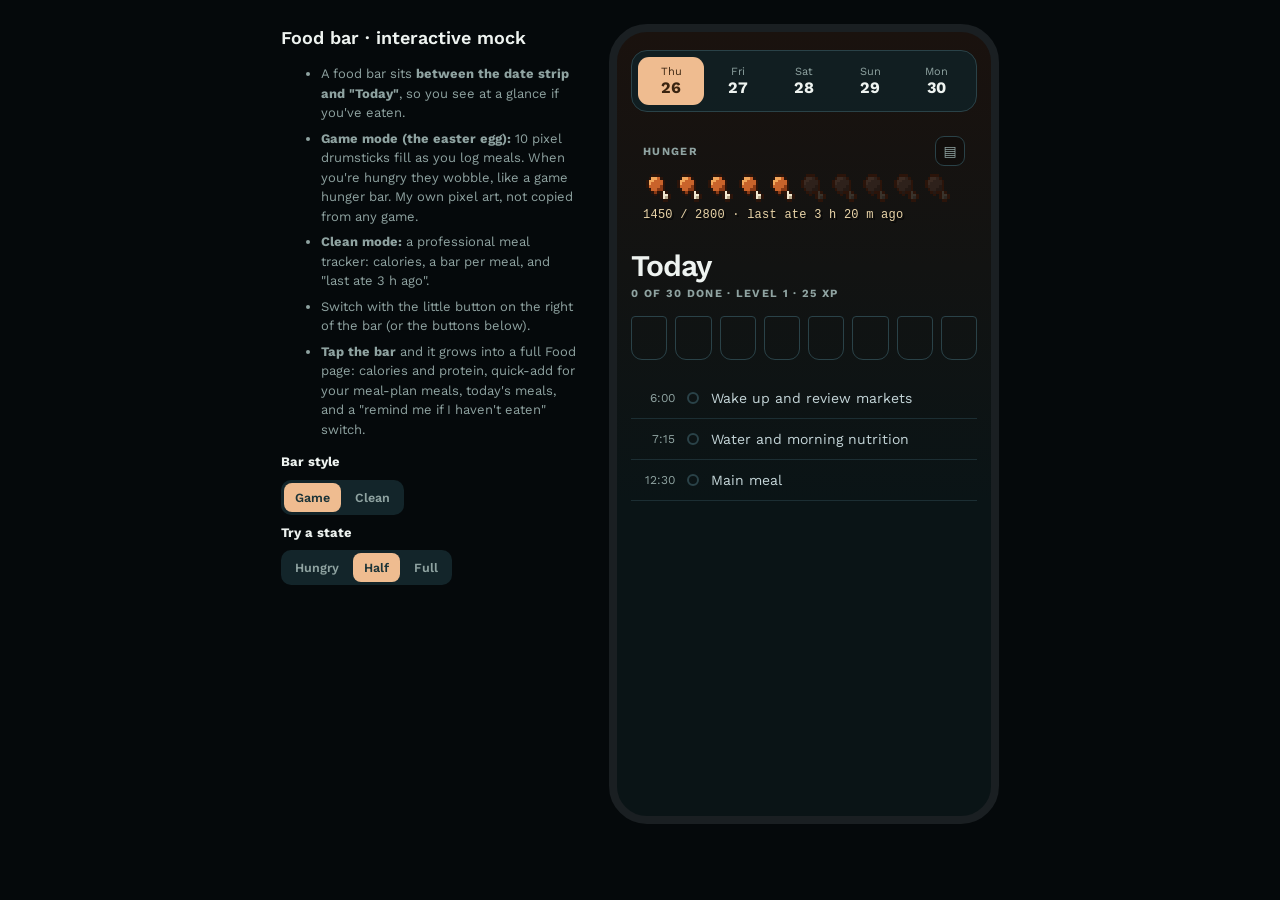
<file: mocks/food-bar.html>
<!doctype html>
<html lang="en"><head><meta charset="utf-8"><meta name="viewport" content="width=device-width,initial-scale=1"><title>Food bar mock</title>
<link rel="stylesheet" href="https://fonts.googleapis.com/css2?family=Work+Sans:wght@400;500;600;700&display=swap">
<style>
:root{--ink:#EEF3F0;--soft:#C4D5D8;--muted:#8FA3A1;--line:#1C2E33;--line2:#2A4248;--peach:#EFBC90;--mint:#86D3B0;--acc:#E9A25E;--bg:#120A06}
*{box-sizing:border-box}body{margin:0;background:#05090B;font-family:"Work Sans",system-ui,sans-serif;color:var(--ink);padding:24px 14px;display:flex;gap:28px;justify-content:center;flex-wrap:wrap}
button{font-family:inherit;cursor:pointer;color:inherit}
.note{width:300px;color:var(--muted);font-size:13px;line-height:1.5}.note h2{color:var(--ink);font-size:18px;margin:0 0 8px;font-weight:600}.note li{margin-bottom:6px}
.note .seg{display:flex;gap:3px;padding:3px;border-radius:10px;background:#13252A;margin:8px 0;width:max-content}.note .seg button{border:0;background:none;color:var(--muted);font-size:12.5px;font-weight:600;padding:7px 11px;border-radius:8px}.note .seg button.on{background:var(--peach);color:#1C3438}
.phone{position:relative;width:390px;height:800px;border-radius:38px;overflow:hidden;background:linear-gradient(180deg,#1A120E,#0A1416 60%);border:8px solid #1A1F22}
.pg{padding:18px 14px}
.strip{display:flex;justify-content:space-between;padding:6px;border-radius:16px;background:rgba(16,32,37,.85);border:1px solid var(--line2)}
.strip span{flex:1;text-align:center;padding:8px 0;border-radius:11px;font-size:11px;color:var(--muted)}.strip span b{display:block;font-size:16px;color:var(--ink)}.strip span.on{background:var(--peach);color:#3A2410}.strip span.on b{color:#3A2410}
/* food bar slot */
.fb{position:relative;margin:14px 0 4px;padding:10px 12px;border-radius:16px;cursor:pointer;transition:background .15s}
.fb:active{background:rgba(255,255,255,.04)}
.fbtop{display:flex;justify-content:space-between;align-items:center;font-size:11px;font-weight:700;letter-spacing:.12em;color:var(--muted);text-transform:uppercase}
.swap{width:30px;height:30px;border-radius:9px;border:1px solid var(--line2);background:rgba(0,0,0,.25);display:grid;place-items:center;font-size:14px}
/* pixel mode */
.px{display:flex;gap:3px;margin-top:8px}
.px svg{width:28px;height:28px;image-rendering:pixelated;shape-rendering:crispEdges}
.px.hungry svg{animation:shake .5s steps(2) infinite}.px.hungry svg:nth-child(odd){animation-delay:.1s}
@keyframes shake{50%{transform:translateY(-2px)}}
.pxinfo{font-family:ui-monospace,"Courier New",monospace;font-size:12px;color:#E9D4A8;margin-top:6px;letter-spacing:.02em;text-shadow:2px 2px 0 rgba(0,0,0,.6)}
/* clean mode */
.cl{margin-top:8px}
.clrow{display:flex;justify-content:space-between;align-items:baseline}
.clbig{font-size:22px;font-weight:600;letter-spacing:-.02em}.clbig span{font-size:13px;color:var(--muted);font-weight:500;margin-left:4px}
.clwarn{font-size:12.5px;font-weight:600;color:var(--peach)}
.segs{display:flex;gap:5px;margin-top:8px}.segs i{flex:1;height:8px;border-radius:4px;background:rgba(255,255,255,.08);position:relative;overflow:hidden}.segs i b{position:absolute;inset:0;background:var(--acc);border-radius:4px}
.seglab{display:flex;gap:5px;margin-top:5px}.seglab span{flex:1;font-size:10.5px;color:var(--muted)}.seglab span.d{color:var(--soft)}
.today{margin-top:16px;display:flex;justify-content:space-between;align-items:flex-start}.today h1{margin:0;font-size:30px;font-weight:600;letter-spacing:-.03em}.today small{display:block;font-size:11px;font-weight:700;letter-spacing:.12em;color:var(--muted);margin-top:4px}
.ghost{margin-top:16px;display:flex;gap:8px}.ghost i{flex:1;max-width:40px;aspect-ratio:5/6;border:1.6px solid var(--line2);border-radius:4px 4px 11px 11px}
.rows{margin-top:18px}.r{display:flex;gap:12px;align-items:center;padding:12px 0;border-bottom:1px solid var(--line);font-size:14px;color:var(--soft)}.r .tm{width:44px;font-size:12px;color:var(--muted);text-align:right}.r .d{width:12px;height:12px;border-radius:50%;border:2px solid var(--line2)}
/* food room */
.room{position:absolute;inset:0;z-index:10;display:none;background:var(--bg);overflow:hidden}.room.on{display:block}
.room canvas{position:absolute;left:0;top:0;width:100%;height:330px}
.fade{position:absolute;left:0;right:0;top:220px;height:112px;background:linear-gradient(rgba(18,10,6,0),var(--bg))}
.rs{position:absolute;inset:0;overflow-y:auto;padding:16px 16px 40px;scrollbar-width:none}
.bar{display:flex;align-items:center;justify-content:space-between}
.ib{width:42px;height:42px;border-radius:50%;border:1px solid rgba(255,255,255,.18);background:rgba(5,12,14,.35);color:#fff;display:grid;place-items:center}.ib svg{width:20px;height:20px;fill:none;stroke:currentColor;stroke-width:2;stroke-linecap:round;stroke-linejoin:round}
.eb{font-size:11px;font-weight:700;letter-spacing:.14em;color:rgba(255,255,255,.8);text-transform:uppercase}
.hero{margin-top:100px;display:flex;justify-content:space-between;align-items:flex-end}
.big{font-size:50px;font-weight:600;letter-spacing:-.045em;line-height:1;text-shadow:0 2px 20px rgba(0,0,0,.5)}.big span{font-size:18px;color:rgba(255,255,255,.7);letter-spacing:0;font-weight:500;margin-left:4px}
.sub{font-size:13px;color:rgba(255,255,255,.75);margin-top:8px}.sub b{color:var(--peach)}
.ring{width:84px;height:84px;position:relative}.ring b{position:absolute;inset:0;display:grid;place-items:center;font-size:14px;font-weight:700;text-align:center;line-height:1.1}.ring b small{display:block;font-size:9.5px;color:var(--muted);font-weight:600}
.pxhead{display:none;margin-top:12px}.room.pix .pxhead{display:flex}
.macros{display:grid;grid-template-columns:repeat(3,1fr);gap:8px;margin-top:16px}.macros div{padding:10px;border-radius:12px;background:rgba(255,255,255,.05)}.macros small{display:block;font-size:10.5px;color:var(--muted)}.macros b{font-size:15px}.macros i{display:block;height:4px;border-radius:2px;background:rgba(255,255,255,.1);margin-top:6px;overflow:hidden}.macros i em{display:block;height:100%;background:var(--acc)}
h4{margin:22px 0 8px;font-size:11px;font-weight:700;letter-spacing:.12em;color:var(--muted);display:flex;justify-content:space-between}
.qa{display:grid;grid-template-columns:1fr 1fr;gap:8px}.q{border:1px solid rgba(255,255,255,.1);background:rgba(255,255,255,.05);border-radius:16px;padding:12px;text-align:left;font-size:13.5px;font-weight:600;transition:transform .12s}.q small{display:block;font-size:11px;color:var(--muted);font-weight:500;margin-top:3px}.q:active{transform:scale(.96)}
.q.next{background:var(--acc);border-color:var(--acc);color:#2A1606}.q.next small{color:#5A3412}
.log .m{display:flex;align-items:center;gap:10px;padding:10px 0;border-bottom:1px solid var(--line);font-size:14px}.log .m i{width:34px;height:34px;border-radius:10px;display:grid;place-items:center;font-style:normal;background:rgba(233,162,94,.14)}.log .m small{display:block;font-size:11px;color:var(--muted)}.log .m b{margin-left:auto;font-weight:600;font-size:13px}
.remind{margin-top:22px;padding:14px;border-radius:16px;background:rgba(255,255,255,.04);display:flex;justify-content:space-between;align-items:center;font-size:13.5px}.remind small{display:block;color:var(--muted);font-size:12px;margin-top:2px}.tg{width:44px;height:26px;border-radius:13px;background:var(--acc);position:relative}.tg::after{content:"";position:absolute;right:3px;top:3px;width:20px;height:20px;border-radius:50%;background:#fff}
.hide{opacity:0;transform:translateY(12px)}.room.in .hide{opacity:1;transform:none;transition:opacity .4s ease,transform .55s cubic-bezier(.32,.72,0,1)}
</style></head><body>
<div class="note"><h2>Food bar · interactive mock</h2>
<ul>
<li>A food bar sits <b>between the date strip and "Today"</b>, so you see at a glance if you've eaten.</li>
<li><b>Game mode (the easter egg):</b> 10 pixel drumsticks fill as you log meals. When you're hungry they wobble, like a game hunger bar. My own pixel art, not copied from any game.</li>
<li><b>Clean mode:</b> a professional meal tracker: calories, a bar per meal, and "last ate 3 h ago".</li>
<li>Switch with the little button on the right of the bar (or the buttons below).</li>
<li><b>Tap the bar</b> and it grows into a full Food page: calories and protein, quick-add for your meal-plan meals, today's meals, and a "remind me if I haven't eaten" switch.</li>
</ul>
<b style="color:var(--ink);font-size:13px">Bar style</b><div class="seg" id="mode"><button data-m="pix" class="on">Game</button><button data-m="clean">Clean</button></div>
<b style="color:var(--ink);font-size:13px">Try a state</b><div class="seg" id="state"><button data-s="0">Hungry</button><button data-s="1" class="on">Half</button><button data-s="2">Full</button></div></div>

<div class="phone" id="phone"><div class="pg">
 <div class="strip"><span class="on">Thu<b>26</b></span><span>Fri<b>27</b></span><span>Sat<b>28</b></span><span>Sun<b>29</b></span><span>Mon<b>30</b></span></div>
 <div class="fb" id="fb"></div>
 <div class="today"><div><h1>Today</h1><small>0 OF 30 DONE · LEVEL 1 · 25 XP</small></div></div>
 <div class="ghost"><i></i><i></i><i></i><i></i><i></i><i></i><i></i><i></i></div>
 <div class="rows"><div class="r"><span class="tm">6:00</span><span class="d"></span>Wake up and review markets</div><div class="r"><span class="tm">7:15</span><span class="d"></span>Water and morning nutrition</div><div class="r"><span class="tm">12:30</span><span class="d"></span>Main meal</div></div>
</div>
<div class="room" id="room"><canvas id="cv"></canvas><div class="fade"></div><div class="rs">
 <div class="bar hide"><button class="ib" id="back"><svg viewBox="0 0 24 24"><path d="M15 6l-6 6 6 6"/></svg></button><span class="eb">Food · lean bulk</span><button class="ib"><svg viewBox="0 0 24 24"><path d="M4 7h10M18 7h2M4 17h4M12 17h8"/><circle cx="16" cy="7" r="2"/><circle cx="10" cy="17" r="2"/></svg></button></div>
 <div class="hero hide"><div><div class="big" id="kc"></div><div class="sub" id="ksub"></div></div><div class="ring"><svg viewBox="0 0 36 36" width="84" height="84"><circle cx="18" cy="18" r="15" fill="none" stroke="rgba(255,255,255,.12)" stroke-width="3"/><circle id="rr" cx="18" cy="18" r="15" fill="none" stroke="#E9A25E" stroke-width="3" stroke-linecap="round" stroke-dasharray="0 94.2" transform="rotate(-90 18 18)" style="transition:stroke-dasharray .5s"/></svg><b id="rp"></b></div></div>
 <div class="px pxhead hide" id="pxhead"></div>
 <div class="macros hide"><div><small>Protein</small><b id="pr"></b><i><em id="prb"></em></i></div><div><small>Meals</small><b id="ml"></b><i><em id="mlb"></em></i></div><div><small>Last ate</small><b id="la"></b><i><em style="width:0"></em></i></div></div>
 <h4 class="hide"><span>QUICK ADD · YOUR MEAL PLAN</span><span>+ CUSTOM</span></h4>
 <div class="qa hide" id="qa"></div>
 <h4 class="hide"><span>TODAY</span><span id="cnt"></span></h4><div class="log hide" id="log"></div>
 <div class="remind hide"><div>Remind me to eat<small>If I haven't logged food in 4 hours (8 AM – 9 PM)</small></div><span class="tg"></span></div>
</div></div>
</div>

<script>
const $=id=>document.getElementById(id),room=$("room"),phone=$("phone");
// original pixel drumstick (10x10), colours: o outline, h highlight, m meat, d dark meat, b bone, s bone shade
const SPR=["...ooo....","..ohhmo...",".ohhmmmo..",".ohmmmmo..",".ommmmdo..","..ommddo..","...odoobo.","....o.obbo","......obso",".......oo."];
const PAL={o:"#2B140A",h:"#F2A65A",m:"#C9632B",d:"#8A3A16",b:"#F1E7D0",s:"#B8AA8E"},PALE={o:"#2B140A",h:"#3A2A22",m:"#2E211B",d:"#241914",b:"#3A332B",s:"#2C2722"};
function stick(fill){// fill: 1 full, .5 half, 0 empty
 let r="";SPR.forEach((row,y)=>[...row].forEach((ch,x)=>{if(ch===".")return;const full=fill>=1||(fill>=.5&&x>=5);r+=`<rect x="${x}" y="${y}" width="1" height="1" fill="${(full?PAL:PALE)[ch]}"/>`}));
 return`<svg viewBox="0 0 10 10" aria-hidden="true">${r}</svg>`}
const PLAN=[["🍳","Breakfast · oats & eggs",650,40],["🥗","Meal prep A",800,55],["🥤","Protein shake",400,40],["🍛","Meal prep B",800,55],["🥜","Snack · yogurt & nuts",350,20]];
const GOAL={kcal:2800,prot:180,meals:4};let mode="pix",eaten=[],lastAte=null;
function setState(s){eaten=s===0?[]:s===1?[[PLAN[0],"8:10 AM"],[PLAN[1],"12:40 PM"]]:[[PLAN[0],"8:10 AM"],[PLAN[1],"12:40 PM"],[PLAN[2],"3:30 PM"],[PLAN[3],"6:50 PM"],[PLAN[4],"8:30 PM"]];lastAte=s===0?"7 h 10 m":s===1?"3 h 20 m":"40 m";render()}
const tot=()=>eaten.reduce((a,[p])=>({k:a.k+p[2],p:a.p+p[3]}),{k:0,p:0});
function bars(){const f=Math.min(1,tot().k/GOAL.kcal)*10;return[...Array(10)].map((_,i)=>stick(f-i>=1?1:f-i>=.5?.5:0)).join("")}
function render(){const t=tot(),f=t.k/GOAL.kcal,hungry=f<.2||(lastAte&&/^[4-9] h/.test(lastAte));
 $("fb").innerHTML=mode==="pix"?`<div class="fbtop"><span>Hunger</span><button class="swap" id="sw" title="Switch to clean tracker">▤</button></div><div class="px ${hungry?"hungry":""}">${bars()}</div><div class="pxinfo">${hungry?"You're starving. Go eat something!":f>=1?"Full. Nice.":`${t.k} / ${GOAL.kcal} · last ate ${lastAte} ago`}</div>`
  :`<div class="fbtop"><span>Food today</span><button class="swap" id="sw" title="Switch to game bar">🍗</button></div><div class="cl"><div class="clrow"><div class="clbig">${t.k.toLocaleString()}<span>/ ${GOAL.kcal.toLocaleString()} kcal</span></div><span class="clwarn">${hungry?"Time to eat":"Last ate "+lastAte+" ago"}</span></div>
   <div class="segs">${["Breakfast","Lunch","Snack","Dinner"].map((_,i)=>`<i>${i<eaten.length?"<b></b>":""}</i>`).join("")}</div><div class="seglab">${["Breakfast","Lunch","Snack","Dinner"].map((n,i)=>`<span class="${i<eaten.length?"d":""}">${n}</span>`).join("")}</div></div>`;
 $("sw").onclick=e=>{e.stopPropagation();mode=mode==="pix"?"clean":"pix";document.querySelectorAll("#mode button").forEach(b=>b.classList.toggle("on",b.dataset.m===mode));render()};
 // room
 $("kc").innerHTML=`${t.k.toLocaleString()}<span>kcal</span>`;$("ksub").innerHTML=`of ${GOAL.kcal.toLocaleString()} · ${hungry?"<b>last ate "+lastAte+" ago, eat soon</b>":"last ate "+lastAte+" ago"}`;
 $("rr").setAttribute("stroke-dasharray",`${(Math.min(1,f)*94.2).toFixed(1)} 94.2`);$("rp").innerHTML=`${Math.round(Math.min(1,f)*100)}%<small>OF GOAL</small>`;
 $("pr").textContent=`${t.p} / ${GOAL.prot} g`;$("prb").style.width=Math.min(100,t.p/GOAL.prot*100)+"%";$("ml").textContent=`${eaten.length} of ${GOAL.meals}`;$("mlb").style.width=Math.min(100,eaten.length/GOAL.meals*100)+"%";$("la").textContent=lastAte+" ago";
 $("pxhead").innerHTML=bars();room.classList.toggle("pix",mode==="pix");
 const nextI=PLAN.findIndex(p=>!eaten.some(e=>e[0]===p));
 $("qa").innerHTML=PLAN.map((p,i)=>`<button class="q ${i===nextI?"next":""}" data-i="${i}">${p[0]} ${p[1]}<small>${p[2]} kcal · ${p[3]} g protein${i===nextI?" · up next":""}</small></button>`).join("");
 document.querySelectorAll("#qa .q").forEach(b=>b.onclick=()=>{eaten.push([PLAN[+b.dataset.i],new Date().toLocaleTimeString([],{hour:"numeric",minute:"2-digit"})]);lastAte="just now";render()});
 $("log").innerHTML=eaten.length?eaten.map(([p,tm])=>`<div class="m"><i>${p[0]}</i><div>${p[1]}<small>${tm} · ${p[3]} g protein</small></div><b>${p[2]} kcal</b></div>`).join(""):`<p style="color:var(--muted);font-size:13px">Nothing yet today. Tap a meal above when you eat.</p>`;$("cnt").textContent=eaten.length+" meals"}
function paint(){const cv=$("cv"),d=devicePixelRatio||1,W=cv.clientWidth,H=330;cv.width=W*d;cv.height=H*d;const c=cv.getContext("2d");c.scale(d,d);let s=4;const R=()=>(s=(s*9301+49297)%233280)/233280;
 let g=c.createLinearGradient(0,0,0,H);g.addColorStop(0,"#0A0605");g.addColorStop(1,"#3A1D10");c.fillStyle=g;c.fillRect(0,0,W,H);for(let i=0;i<60;i++){c.fillStyle=`rgba(255,255,255,${.3+R()*.5})`;c.beginPath();c.arc(R()*W,R()*H*.5,R()*.9+.4,0,7);c.fill()}
 c.fillStyle="#F4CBA0";c.beginPath();c.arc(W*.78,H*.15,12,0,7);c.fill();
 ["#6A3F27","#4C2D1D","#331E13"].forEach((col,L)=>{const base=H*(.52+L*.15),N=65,h=new Array(N).fill(0);let st=N-1,amp=H*.12;while(st>1){const hf=st/2;for(let i=hf;i<N;i+=st)h[i]=(h[i-hf]+h[i+hf])/2+(R()-.5)*amp;amp*=.55;st=hf}
  const pk=[...Array(2+L)].map(()=>({x:R()*W,h:H*(.12+R()*.2),w:W*(.2+R()*.25)})),env=x=>Math.max(0,...pk.map(p=>p.h*Math.pow(Math.max(0,1-Math.abs(x-p.x)/p.w),1.5)));
  c.beginPath();c.moveTo(0,H);for(let i=0;i<N;i++){const x=i/(N-1)*W;c.lineTo(x,base-env(x)-h[i]*.5)}c.lineTo(W,H);c.fillStyle=col;c.fill()})}
function open(){const P=phone.getBoundingClientRect(),r=$("fb").getBoundingClientRect(),t=r.top-P.top-8,l=r.left-P.left-8,b=P.bottom-r.bottom-8,rt=P.right-r.right-8;room.dataset.clip=`inset(${t}px ${rt}px ${b}px ${l}px round 16px)`;
 room.classList.add("on");paint();render();room.animate([{clipPath:room.dataset.clip},{clipPath:"inset(0 0 0 0 round 0)"}],{duration:760,easing:"cubic-bezier(.32,.72,0,1)"});document.querySelectorAll(".room .hide").forEach((e,i)=>e.style.transitionDelay=(.1+i*.05)+"s");setTimeout(()=>room.classList.add("in"),60)}
function close(){room.classList.remove("in");document.querySelectorAll(".room .hide").forEach(e=>e.style.transitionDelay="0s");room.animate([{clipPath:"inset(0 0 0 0 round 0)"},{clipPath:room.dataset.clip}],{duration:560,easing:"cubic-bezier(.32,.72,0,1)"}).onfinish=()=>room.classList.remove("on")}
$("fb").onclick=open;$("back").onclick=close;
document.querySelectorAll("#mode button").forEach(b=>b.onclick=()=>{mode=b.dataset.m;document.querySelectorAll("#mode button").forEach(x=>x.classList.toggle("on",x===b));render()});
document.querySelectorAll("#state button").forEach(b=>b.onclick=()=>{document.querySelectorAll("#state button").forEach(x=>x.classList.toggle("on",x===b));setState(+b.dataset.s)});
setState(1);
</script>
</body></html>
</file>
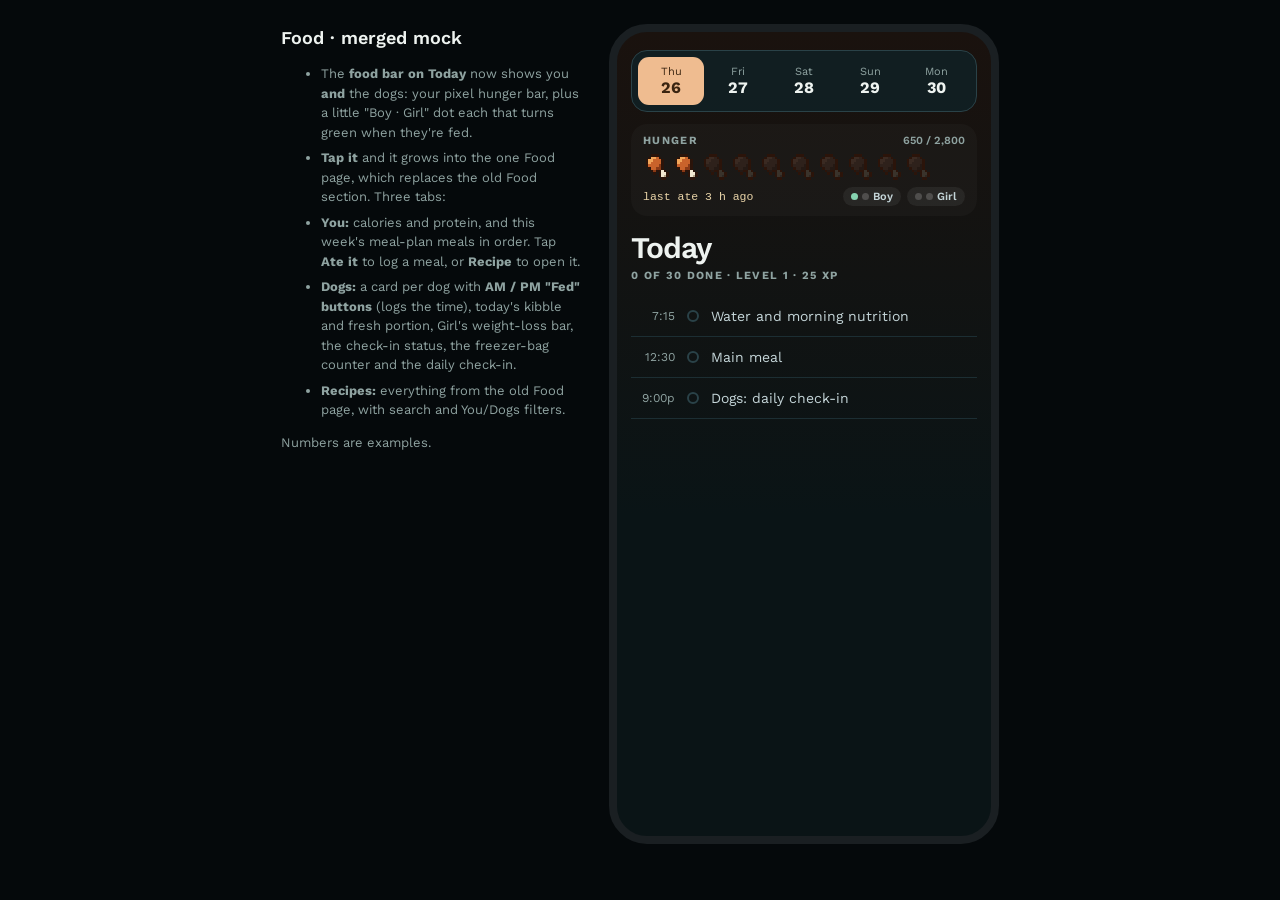
<file: mocks/food-merged.html>
<!doctype html>
<html lang="en"><head><meta charset="utf-8"><meta name="viewport" content="width=device-width,initial-scale=1"><title>Food · merged mock</title>
<link rel="stylesheet" href="https://fonts.googleapis.com/css2?family=Work+Sans:wght@400;500;600;700&display=swap">
<style>
:root{--ink:#EEF3F0;--soft:#C4D5D8;--muted:#8FA3A1;--line:#1C2E33;--line2:#2A4248;--peach:#EFBC90;--mint:#86D3B0;--rose:#EE8E86;--acc:#E9A25E;--bg:#120A06}
*{box-sizing:border-box}body{margin:0;background:#05090B;font-family:"Work Sans",system-ui,sans-serif;color:var(--ink);padding:24px 14px;display:flex;gap:28px;justify-content:center;flex-wrap:wrap}
button{font-family:inherit;cursor:pointer;color:inherit}
.note{width:300px;color:var(--muted);font-size:13px;line-height:1.5}.note h2{color:var(--ink);font-size:18px;margin:0 0 8px;font-weight:600}.note li{margin-bottom:6px}
.phone{position:relative;width:390px;height:820px;border-radius:38px;overflow:hidden;background:linear-gradient(180deg,#1A120E,#0A1416 60%);border:8px solid #1A1F22}
.pg{padding:18px 14px}
.strip{display:flex;justify-content:space-between;padding:6px;border-radius:16px;background:rgba(16,32,37,.85);border:1px solid var(--line2)}
.strip span{flex:1;text-align:center;padding:8px 0;border-radius:11px;font-size:11px;color:var(--muted)}.strip span b{display:block;font-size:16px;color:var(--ink)}.strip span.on{background:var(--peach);color:#3A2410}.strip span.on b{color:#3A2410}
/* food bar on Today */
.fb{margin:12px 0 4px;padding:10px 12px;border-radius:16px;cursor:pointer;background:rgba(255,255,255,.025)}
.fbtop{display:flex;justify-content:space-between;align-items:center;font-size:11px;font-weight:700;letter-spacing:.12em;color:var(--muted);text-transform:uppercase}
.px{display:flex;gap:3px;margin-top:7px}.px svg{width:26px;height:26px;image-rendering:pixelated;shape-rendering:crispEdges}
.fbfoot{display:flex;justify-content:space-between;align-items:center;margin-top:7px;font-family:ui-monospace,"Courier New",monospace;font-size:11.5px;color:#E9D4A8}
.dogdots{display:flex;gap:6px;font-family:"Work Sans";font-size:11px;font-weight:600;color:var(--soft)}.dogdots span{display:flex;align-items:center;gap:4px;padding:3px 8px;border-radius:999px;background:rgba(255,255,255,.06)}.dogdots i{width:7px;height:7px;border-radius:50%;background:rgba(255,255,255,.18)}.dogdots i.f{background:var(--mint)}
.today{margin-top:14px}.today h1{margin:0;font-size:30px;font-weight:600;letter-spacing:-.03em}.today small{display:block;font-size:11px;font-weight:700;letter-spacing:.12em;color:var(--muted);margin-top:4px}
.rows{margin-top:14px}.r{display:flex;gap:12px;align-items:center;padding:12px 0;border-bottom:1px solid var(--line);font-size:14px;color:var(--soft)}.r .tm{width:44px;font-size:12px;color:var(--muted);text-align:right}.r .d{width:12px;height:12px;border-radius:50%;border:2px solid var(--line2)}
/* food page */
.room{position:absolute;inset:0;z-index:10;display:none;background:var(--bg);overflow:hidden}.room.on{display:block}
.room canvas{position:absolute;left:0;top:0;width:100%;height:300px}
.fade{position:absolute;left:0;right:0;top:190px;height:112px;background:linear-gradient(rgba(18,10,6,0),var(--bg))}
.rs{position:absolute;inset:0;overflow-y:auto;padding:16px 16px 40px;scrollbar-width:none}
.bar{display:flex;align-items:center;justify-content:space-between}
.ib{width:42px;height:42px;border-radius:50%;border:1px solid rgba(255,255,255,.18);background:rgba(5,12,14,.35);color:#fff;display:grid;place-items:center}.ib svg{width:20px;height:20px;fill:none;stroke:currentColor;stroke-width:2;stroke-linecap:round;stroke-linejoin:round}
.eb{font-size:11px;font-weight:700;letter-spacing:.14em;color:rgba(255,255,255,.8);text-transform:uppercase}
.title{margin-top:74px;font-size:40px;font-weight:600;letter-spacing:-.04em;text-shadow:0 2px 20px rgba(0,0,0,.5)}
.tabs{position:sticky;top:-16px;z-index:3;display:flex;gap:3px;padding:4px;border-radius:14px;background:rgba(30,18,12,.92);backdrop-filter:blur(8px);margin:12px 0 14px}
.tabs button{flex:1;border:0;background:none;color:var(--muted);font-weight:600;font-size:13px;padding:10px 0;border-radius:10px}.tabs button.on{background:var(--acc);color:#2A1606}
.view{display:none}.view.on{display:block;animation:f .3s ease}@keyframes f{from{opacity:0;transform:translateY(6px)}}
.hero{display:flex;justify-content:space-between;align-items:center;gap:12px}
.big{font-size:38px;font-weight:600;letter-spacing:-.04em;line-height:1}.big span{font-size:15px;color:var(--muted);font-weight:500;margin-left:4px}
.sub{font-size:12.5px;color:var(--muted);margin-top:6px}.sub b{color:var(--peach)}
.ring{width:76px;height:76px;position:relative;flex:none}.ring b{position:absolute;inset:0;display:grid;place-items:center;font-size:14px;font-weight:700}
.macros{display:grid;grid-template-columns:repeat(3,1fr);gap:8px;margin-top:14px}.macros div{padding:10px;border-radius:12px;background:rgba(255,255,255,.05)}.macros small{display:block;font-size:10.5px;color:var(--muted)}.macros b{font-size:14.5px}.macros i{display:block;height:4px;border-radius:2px;background:rgba(255,255,255,.1);margin-top:6px;overflow:hidden}.macros i em{display:block;height:100%;background:var(--acc)}
h4{margin:20px 0 8px;font-size:11px;font-weight:700;letter-spacing:.12em;color:var(--muted);display:flex;justify-content:space-between;align-items:center}h4 a{color:var(--peach);letter-spacing:0;text-transform:none;font-size:12px;font-weight:600}
.meal{display:flex;align-items:center;gap:10px;padding:10px 12px;border-radius:14px;background:rgba(255,255,255,.04);margin-bottom:6px}
.meal i{width:36px;height:36px;border-radius:11px;display:grid;place-items:center;font-style:normal;font-size:17px;background:rgba(233,162,94,.14);flex:none}
.meal .m{flex:1;min-width:0;font-size:13.5px;font-weight:600}.meal .m small{display:block;font-size:11px;color:var(--muted);font-weight:500;margin-top:2px}
.meal .go{border:0;border-radius:10px;padding:8px 11px;font-size:12px;font-weight:700;background:rgba(255,255,255,.08)}
.meal.done{opacity:.6}.meal.done .go{background:rgba(134,211,176,.18);color:var(--mint)}.meal.next{box-shadow:inset 0 0 0 1.5px var(--acc)}.meal.next .go{background:var(--acc);color:#2A1606}
.meal .rec{border:0;background:none;color:var(--muted);font-size:11.5px;text-decoration:underline;padding:4px}
/* dogs */
.dog{border-radius:18px;padding:14px;background:rgba(255,255,255,.045);margin-bottom:10px}
.dh{display:flex;justify-content:space-between;align-items:center}.dh b{font-size:20px;font-weight:600}.dh small{display:block;font-size:11.5px;color:var(--muted);margin-top:2px}
.chk{font-size:11px;font-weight:700;padding:4px 9px;border-radius:999px;background:rgba(255,255,255,.08);color:var(--muted)}.chk.ok{background:rgba(134,211,176,.16);color:var(--mint)}
.feeds{display:grid;grid-template-columns:1fr 1fr;gap:8px;margin-top:12px}
.feed{border:1px solid rgba(255,255,255,.12);background:rgba(0,0,0,.2);border-radius:14px;padding:12px;text-align:left;transition:all .2s}
.feed b{display:block;font-size:14px}.feed small{display:block;font-size:11px;color:var(--muted);margin-top:3px}
.feed.f{background:rgba(134,211,176,.15);border-color:rgba(134,211,176,.5)}.feed.f b::before{content:"✓ ";color:var(--mint)}
.portion{display:flex;justify-content:space-between;margin-top:10px;font-size:12.5px;color:var(--soft)}.portion b{color:var(--ink)}
.goal{margin-top:10px}.goal .gb{height:6px;border-radius:3px;background:rgba(255,255,255,.08);overflow:hidden;margin-top:5px}.goal .gb i{display:block;height:100%;background:var(--mint)}.goal small{font-size:11.5px;color:var(--muted)}
.mini{display:grid;grid-template-columns:1fr 1fr;gap:8px}.mini div{border-radius:14px;padding:12px;background:rgba(255,255,255,.045)}.mini small{display:block;font-size:11px;color:var(--muted)}.mini b{font-size:22px;font-weight:600}
.mini .ctl{display:flex;gap:6px;margin-top:6px}.mini .ctl button{flex:1;border:0;border-radius:9px;padding:6px;background:rgba(255,255,255,.08);font-weight:700}
.wide{width:100%;margin-top:10px;border:0;border-radius:14px;padding:13px;font-weight:700;font-size:14px;background:rgba(255,255,255,.08)}.wide.p{background:var(--acc);color:#2A1606}
/* recipes */
.srch{width:100%;background:rgba(255,255,255,.05);border:1px solid var(--line2);border-radius:12px;padding:11px 12px;color:var(--ink);font:500 14px "Work Sans"}
.chips{display:flex;gap:6px;margin-top:10px;overflow-x:auto;scrollbar-width:none}.chips button{flex:none;border:1px solid var(--line2);background:none;border-radius:999px;padding:7px 12px;font-size:12.5px;font-weight:600;color:var(--soft)}.chips button.on{background:rgba(233,162,94,.15);border-color:var(--acc);color:var(--acc)}
.rgrid{display:grid;grid-template-columns:1fr 1fr;gap:8px;margin-top:12px}.rc{border-radius:16px;padding:12px;background:rgba(255,255,255,.045);min-height:96px;display:flex;flex-direction:column;justify-content:space-between}.rc i{font-style:normal;font-size:22px}.rc b{font-size:13.5px}.rc small{font-size:11px;color:var(--muted)}
.hide{opacity:0;transform:translateY(10px)}.room.in .hide{opacity:1;transform:none;transition:opacity .4s ease,transform .55s cubic-bezier(.32,.72,0,1)}
</style></head><body>
<div class="note"><h2>Food · merged mock</h2>
<ul>
<li>The <b>food bar on Today</b> now shows you <b>and</b> the dogs: your pixel hunger bar, plus a little "Boy · Girl" dot each that turns green when they're fed.</li>
<li><b>Tap it</b> and it grows into the one Food page, which replaces the old Food section. Three tabs:</li>
<li><b>You:</b> calories and protein, and this week's meal-plan meals in order. Tap <b>Ate it</b> to log a meal, or <b>Recipe</b> to open it.</li>
<li><b>Dogs:</b> a card per dog with <b>AM / PM "Fed" buttons</b> (logs the time), today's kibble and fresh portion, Girl's weight-loss bar, the check-in status, the freezer-bag counter and the daily check-in.</li>
<li><b>Recipes:</b> everything from the old Food page, with search and You/Dogs filters.</li>
</ul><p>Numbers are examples.</p></div>

<div class="phone" id="phone"><div class="pg">
 <div class="strip"><span class="on">Thu<b>26</b></span><span>Fri<b>27</b></span><span>Sat<b>28</b></span><span>Sun<b>29</b></span><span>Mon<b>30</b></span></div>
 <div class="fb" id="fb"></div>
 <div class="today"><h1>Today</h1><small>0 OF 30 DONE · LEVEL 1 · 25 XP</small></div>
 <div class="rows"><div class="r"><span class="tm">7:15</span><span class="d"></span>Water and morning nutrition</div><div class="r"><span class="tm">12:30</span><span class="d"></span>Main meal</div><div class="r"><span class="tm">9:00p</span><span class="d"></span>Dogs: daily check-in</div></div>
</div>
<div class="room" id="room"><canvas id="cv"></canvas><div class="fade"></div><div class="rs" id="rs">
 <div class="bar hide"><button class="ib" id="back"><svg viewBox="0 0 24 24"><path d="M15 6l-6 6 6 6"/></svg></button><span class="eb">Week 1 · Lemon Garlic</span><button class="ib"><svg viewBox="0 0 24 24"><path d="M4 7h10M18 7h2M4 17h4M12 17h8"/><circle cx="16" cy="7" r="2"/><circle cx="10" cy="17" r="2"/></svg></button></div>
 <div class="title hide">Food</div>
 <div class="tabs hide" id="tabs"><button data-t="me" class="on">You</button><button data-t="dogs">Dogs</button><button data-t="rec">Recipes</button></div>
 <div class="view on" id="v-me">
  <div class="hero"><div><div class="big" id="kc"></div><div class="sub" id="ksub"></div></div><div class="ring"><svg viewBox="0 0 36 36" width="76" height="76"><circle cx="18" cy="18" r="15" fill="none" stroke="rgba(255,255,255,.12)" stroke-width="3"/><circle id="rr" cx="18" cy="18" r="15" fill="none" stroke="#E9A25E" stroke-width="3" stroke-linecap="round" stroke-dasharray="0 94.2" transform="rotate(-90 18 18)" style="transition:stroke-dasharray .5s"/></svg><b id="rp"></b></div></div>
  <div class="px" id="pxme" style="margin-top:12px"></div>
  <div class="macros"><div><small>Protein</small><b id="pr"></b><i><em id="prb"></em></i></div><div><small>Meals</small><b id="ml"></b><i><em id="mlb"></em></i></div><div><small>Last ate</small><b id="la"></b><i><em style="width:0"></em></i></div></div>
  <h4><span>TODAY'S MEAL PLAN</span><a>+ Something else</a></h4><div id="meals"></div>
 </div>
 <div class="view" id="v-dogs"><div id="dogs"></div>
  <div class="mini"><div><small>Freezer bags</small><b id="fz">5</b><div class="ctl"><button id="fzm">−1</button><button id="fzp">+1</button></div></div><div><small>Batch lasts</small><b>≈ 6 days</b><small style="margin-top:6px">at today's ratios</small></div></div>
  <button class="wide p">Daily check-in · food, water, stool, energy</button><button class="wide">Meal-prep recipe · turkey and rice</button>
 </div>
 <div class="view" id="v-rec"><input class="srch" placeholder="Search recipes or ingredients"><div class="chips" id="rch"><button class="on">All</button><button>You</button><button>Dogs</button><button>Breakfast</button><button>Meal prep</button><button>Drinks</button></div><div class="rgrid" id="rgrid"></div></div>
</div></div>
</div>
<script>
const $=id=>document.getElementById(id),room=$("room"),phone=$("phone");
const SPR=["...ooo....","..ohhmo...",".ohhmmmo..",".ohmmmmo..",".ommmmdo..","..ommddo..","...odoobo.","....o.obbo","......obso",".......oo."];
const PAL={o:"#2B140A",h:"#F2A65A",m:"#C9632B",d:"#8A3A16",b:"#F1E7D0",s:"#B8AA8E"},PALE={o:"#2B140A",h:"#3A2A22",m:"#2E211B",d:"#241914",b:"#3A332B",s:"#2C2722"};
const stick=f=>{let r="";SPR.forEach((row,y)=>[...row].forEach((ch,x)=>{if(ch===".")return;const full=f>=1||(f>=.5&&x>=5);r+=`<rect x="${x}" y="${y}" width="1" height="1" fill="${(full?PAL:PALE)[ch]}"/>`}));return`<svg viewBox="0 0 10 10" aria-hidden="true">${r}</svg>`};
const PLAN=[["🍳","Meal 1 · Breakfast","Lemon garlic eggs & oats",650,40,"8:00 AM"],["🥗","Meal 2 · Meal Prep A","Lemon garlic chicken & rice",800,55,"12:30 PM"],["🥤","Shake","Protein shake",400,40,"3:30 PM"],["🍛","Meal 3 · Meal Prep B","Turkey & sweet potato",800,55,"7:00 PM"]];
const GOAL={k:2800,p:180};const ate=new Set([0]);
const DOGS=[{n:"Boy",w:"45 lb",note:"settling stomach",kib:"¾ cup kibble",fresh:"+ 40 g fresh",fed:{am:"7:40 AM",pm:null},checked:false},{n:"Girl",w:"53.5 lb",note:"losing weight",kib:"⅝ cup kibble",fresh:"+ 35 g fresh",fed:{am:null,pm:null},checked:false,goal:{start:55,now:53.5,target:49.5}}];
function bar(){const k=[...ate].reduce((t,i)=>t+PLAN[i][3],0),f=Math.min(1,k/GOAL.k)*10;return[...Array(10)].map((_,i)=>stick(f-i>=1?1:f-i>=.5?.5:0)).join("")}
function dogDot(d){const n=(d.fed.am?1:0)+(d.fed.pm?1:0);return`<span><i class="${n?"f":""}"></i><i class="${n>1?"f":""}"></i>${d.n}</span>`}
function render(){const k=[...ate].reduce((t,i)=>t+PLAN[i][3],0),p=[...ate].reduce((t,i)=>t+PLAN[i][4],0),f=k/GOAL.k;
 $("fb").innerHTML=`<div class="fbtop"><span>Hunger</span><span style="letter-spacing:0;text-transform:none;font-weight:600">${k.toLocaleString()} / ${GOAL.k.toLocaleString()}</span></div><div class="px">${bar()}</div><div class="fbfoot"><span>last ate 3 h ago</span><span class="dogdots">${DOGS.map(dogDot).join("")}</span></div>`;
 $("kc").innerHTML=`${k.toLocaleString()}<span>/ ${GOAL.k.toLocaleString()} kcal</span>`;$("ksub").innerHTML=f<.4?"<b>You're behind. Eat your next meal.</b>":"On track for today";
 $("rr").setAttribute("stroke-dasharray",`${(Math.min(1,f)*94.2).toFixed(1)} 94.2`);$("rp").textContent=Math.round(Math.min(1,f)*100)+"%";$("pxme").innerHTML=bar();
 $("pr").textContent=`${p} / ${GOAL.p} g`;$("prb").style.width=Math.min(100,p/GOAL.p*100)+"%";$("ml").textContent=`${ate.size} of ${PLAN.length}`;$("mlb").style.width=ate.size/PLAN.length*100+"%";$("la").textContent=ate.size>1?"just now":"3 h ago";
 const next=PLAN.findIndex((_,i)=>!ate.has(i));
 $("meals").innerHTML=PLAN.map((m,i)=>`<div class="meal ${ate.has(i)?"done":i===next?"next":""}"><i>${m[0]}</i><div class="m">${m[2]}<small>${m[1]} · ${m[5]} · ${m[3]} kcal · ${m[4]} g</small></div><button class="rec">Recipe</button><button class="go" data-i="${i}">${ate.has(i)?"✓ Ate":"Ate it"}</button></div>`).join("");
 document.querySelectorAll("#meals .go").forEach(b=>b.onclick=()=>{const i=+b.dataset.i;ate.has(i)?ate.delete(i):ate.add(i);render()});
 $("dogs").innerHTML=DOGS.map((d,i)=>`<div class="dog"><div class="dh"><div><b>${d.n}</b><small>${d.w} · ${d.note}</small></div><span class="chk ${d.checked?"ok":""}">${d.checked?"✓ Checked in":"Check-in at 9 PM"}</span></div>
  <div class="feeds"><button class="feed ${d.fed.am?"f":""}" data-d="${i}" data-s="am"><b>Morning</b><small>${d.fed.am?"Fed at "+d.fed.am:"Tap when fed"}</small></button><button class="feed ${d.fed.pm?"f":""}" data-d="${i}" data-s="pm"><b>Evening</b><small>${d.fed.pm?"Fed at "+d.fed.pm:"Tap when fed"}</small></button></div>
  <div class="portion"><span>Per meal: <b>${d.kib}</b> ${d.fresh}</span><span>80/20 kibble/fresh</span></div>
  ${d.goal?`<div class="goal"><small>Weight goal ${d.goal.target} lb · ${(d.goal.start-d.goal.now).toFixed(1)} lb lost · ${(d.goal.now-d.goal.target).toFixed(1)} to go</small><div class="gb"><i style="width:${(d.goal.start-d.goal.now)/(d.goal.start-d.goal.target)*100}%"></i></div></div>`:""}</div>`).join("");
 document.querySelectorAll(".feed").forEach(b=>b.onclick=()=>{const d=DOGS[+b.dataset.d],s=b.dataset.s;d.fed[s]=d.fed[s]?null:new Date().toLocaleTimeString([],{hour:"numeric",minute:"2-digit"});render()});
 $("rgrid").innerHTML=[["🍳","Lemon garlic eggs & oats","Breakfast · You"],["🥗","Lemon garlic chicken & rice","Meal prep · You"],["🍛","Turkey & sweet potato","Meal prep · You"],["🥤","Banana protein shake","Drinks · You"],["🐕","Senior husky meal prep","Meal · Dogs"],["🦴","Frozen pumpkin bites","Treat · Dogs"]].map(r=>`<div class="rc"><i>${r[0]}</i><div><b>${r[1]}</b><br><small>${r[2]}</small></div></div>`).join("")}
document.querySelectorAll("#tabs button").forEach(b=>b.onclick=()=>{document.querySelectorAll("#tabs button").forEach(x=>x.classList.toggle("on",x===b));document.querySelectorAll(".view").forEach(v=>v.classList.toggle("on",v.id==="v-"+b.dataset.t))});
$("fzm").onclick=()=>$("fz").textContent=Math.max(0,+$("fz").textContent-1);$("fzp").onclick=()=>$("fz").textContent=+$("fz").textContent+1;
function paint(){const cv=$("cv"),d=devicePixelRatio||1,W=cv.clientWidth,H=300;cv.width=W*d;cv.height=H*d;const c=cv.getContext("2d");c.scale(d,d);let s=4;const R=()=>(s=(s*9301+49297)%233280)/233280;
 let g=c.createLinearGradient(0,0,0,H);g.addColorStop(0,"#0A0605");g.addColorStop(1,"#3A1D10");c.fillStyle=g;c.fillRect(0,0,W,H);for(let i=0;i<60;i++){c.fillStyle=`rgba(255,255,255,${.3+R()*.5})`;c.beginPath();c.arc(R()*W,R()*H*.5,R()*.9+.4,0,7);c.fill()}
 c.fillStyle="#F4CBA0";c.beginPath();c.arc(W*.8,H*.14,11,0,7);c.fill();
 ["#6A3F27","#4C2D1D","#331E13"].forEach((col,L)=>{const base=H*(.55+L*.15),N=65,h=new Array(N).fill(0);let st=N-1,amp=H*.12;while(st>1){const hf=st/2;for(let i=hf;i<N;i+=st)h[i]=(h[i-hf]+h[i+hf])/2+(R()-.5)*amp;amp*=.55;st=hf}
  const pk=[...Array(2+L)].map(()=>({x:R()*W,h:H*(.12+R()*.2),w:W*(.2+R()*.25)})),env=x=>Math.max(0,...pk.map(p=>p.h*Math.pow(Math.max(0,1-Math.abs(x-p.x)/p.w),1.5)));
  c.beginPath();c.moveTo(0,H);for(let i=0;i<N;i++){const x=i/(N-1)*W;c.lineTo(x,base-env(x)-h[i]*.5)}c.lineTo(W,H);c.fillStyle=col;c.fill()})}
function open(){const P=phone.getBoundingClientRect(),r=$("fb").getBoundingClientRect(),t=r.top-P.top-8,l=r.left-P.left-8,b=P.bottom-r.bottom-8,rt=P.right-r.right-8;room.dataset.clip=`inset(${t}px ${rt}px ${b}px ${l}px round 16px)`;
 room.classList.add("on");paint();render();room.animate([{clipPath:room.dataset.clip},{clipPath:"inset(0 0 0 0 round 0)"}],{duration:760,easing:"cubic-bezier(.32,.72,0,1)"});document.querySelectorAll(".room .hide").forEach((e,i)=>e.style.transitionDelay=(.1+i*.06)+"s");setTimeout(()=>room.classList.add("in"),60)}
function close(){room.classList.remove("in");room.animate([{clipPath:"inset(0 0 0 0 round 0)"},{clipPath:room.dataset.clip}],{duration:560,easing:"cubic-bezier(.32,.72,0,1)"}).onfinish=()=>{room.classList.remove("on");render()}}
$("fb").onclick=open;$("back").onclick=close;render();
</script>
</body></html>
</file>
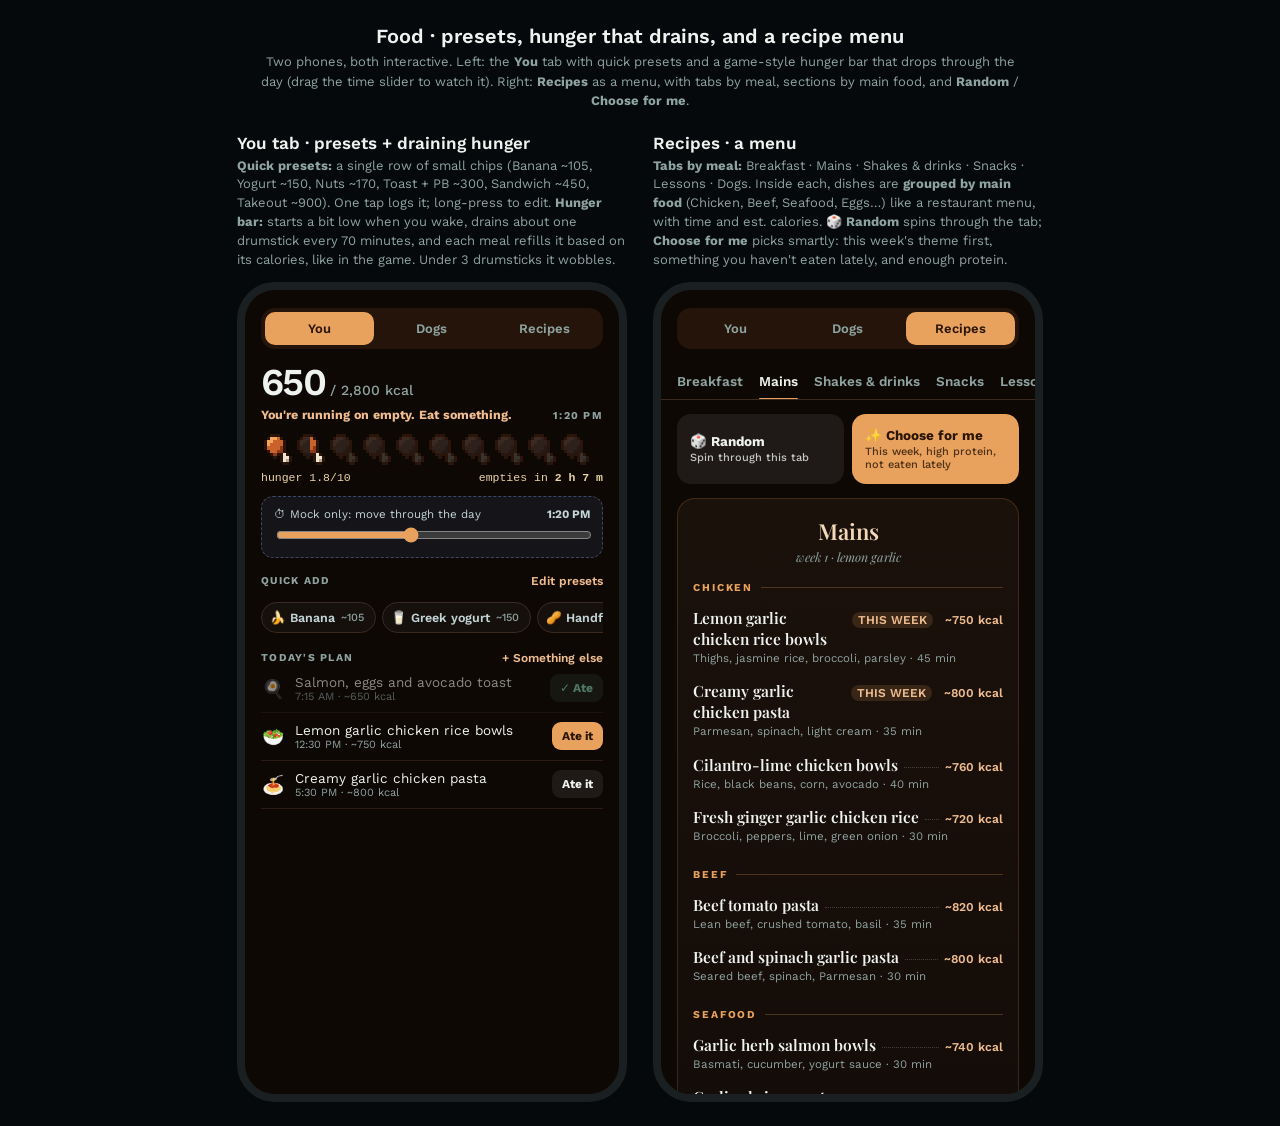
<file: mocks/food-v2.html>
<!doctype html>
<html lang="en"><head><meta charset="utf-8"><meta name="viewport" content="width=device-width,initial-scale=1"><title>Food v2 mocks</title>
<link rel="stylesheet" href="https://fonts.googleapis.com/css2?family=Work+Sans:wght@400;500;600;700&family=Playfair+Display:ital,wght@0,600;1,500&display=swap">
<style>
:root{--ink:#EEF3F0;--soft:#C4D5D8;--muted:#8FA3A1;--line:#2A1C14;--line2:#3A2A20;--peach:#EFBC90;--mint:#86D3B0;--rose:#EE8E86;--acc:#E9A25E;--bg:#0E0805}
*{box-sizing:border-box}body{margin:0;background:#05090B;font-family:"Work Sans",system-ui,sans-serif;color:var(--ink);padding:24px 14px}
h1{text-align:center;font-size:20px;font-weight:600;margin:0 0 4px}.lead{text-align:center;color:var(--muted);font-size:13px;margin:0 auto 22px;max-width:760px;line-height:1.5}
.wrap{display:flex;gap:26px;justify-content:center;flex-wrap:wrap;align-items:flex-start}
.col{width:390px}.col h2{margin:0 0 4px;font-size:17px;font-weight:600}.col p{margin:0 0 12px;color:var(--muted);font-size:13px;line-height:1.45;min-height:92px}
.phone{position:relative;width:390px;height:820px;border-radius:38px;overflow:hidden;background:var(--bg);border:8px solid #1A1F22}
.scr{position:absolute;inset:0;overflow-y:auto;padding:18px 16px 30px;scrollbar-width:none}
button{font-family:inherit;cursor:pointer;color:inherit}
.tabs{display:flex;gap:3px;padding:4px;border-radius:14px;background:rgba(40,22,12,.9);margin-bottom:14px}.tabs span{flex:1;text-align:center;font-weight:600;font-size:13px;padding:9px 0;border-radius:10px;color:var(--muted)}.tabs span.on{background:var(--acc);color:#2A1606}
.eb{font-size:10.5px;font-weight:700;letter-spacing:.12em;color:var(--muted);text-transform:uppercase}
/* You tab */
.top{display:flex;justify-content:space-between;align-items:flex-end}
.big{font-size:38px;font-weight:600;letter-spacing:-.04em;line-height:1}.big span{font-size:14px;color:var(--muted);font-weight:500;margin-left:5px;letter-spacing:0}
.st{font-size:12.5px;margin-top:6px;color:var(--muted)}.st b{color:var(--peach)}
.px{display:flex;gap:2px;margin-top:12px}.px svg{width:31px;height:31px;image-rendering:pixelated;shape-rendering:crispEdges;transition:opacity .3s}
.px.low svg{animation:sh .45s steps(2) infinite}.px.low svg:nth-child(odd){animation-delay:.1s}@keyframes sh{50%{transform:translateY(-2px)}}
.meter{display:flex;justify-content:space-between;font-family:ui-monospace,Consolas,monospace;font-size:11.5px;color:#E9D4A8;margin-top:6px}
.sim{margin-top:12px;padding:10px 12px;border-radius:12px;background:rgba(120,160,255,.08);border:1px dashed rgba(140,170,255,.35)}.sim label{display:flex;justify-content:space-between;font-size:11.5px;color:var(--soft)}.sim input{width:100%;margin-top:6px;accent-color:var(--acc)}
.quick{display:flex;gap:6px;overflow-x:auto;scrollbar-width:none;margin-top:14px;padding-bottom:2px}
.qp{flex:none;display:flex;align-items:center;gap:6px;border:1px solid var(--line2);background:rgba(255,255,255,.03);border-radius:999px;padding:7px 11px 7px 8px;font-size:12.5px;font-weight:600;color:var(--soft);transition:transform .12s,background .2s}
.qp small{font-weight:500;color:var(--muted);font-size:11px}.qp:active{transform:scale(.94)}.qp.hit{background:rgba(134,211,176,.15);border-color:rgba(134,211,176,.5)}
.qlab{display:flex;justify-content:space-between;align-items:center;margin-top:16px}.qlab a{font-size:12px;color:var(--peach);font-weight:600}
.meal{display:flex;align-items:center;gap:10px;padding:9px 0;border-bottom:1px solid var(--line);font-size:13.5px}.meal i{font-style:normal;font-size:18px;width:24px;text-align:center}.meal .m{flex:1;min-width:0}.meal small{display:block;font-size:11px;color:var(--muted)}
.meal button{border:0;border-radius:9px;padding:7px 10px;font-size:12px;font-weight:700;background:rgba(255,255,255,.07)}.meal.done{opacity:.55}.meal.done button{color:var(--mint);background:rgba(134,211,176,.14)}.meal.next button{background:var(--acc);color:#2A1606}
.log{margin-top:10px;font-size:12px;color:var(--muted)}
/* Recipes menu */
.mtabs{display:flex;gap:16px;overflow-x:auto;scrollbar-width:none;border-bottom:1px solid var(--line2);margin:0 -16px;padding:0 16px}
.mtabs button{flex:none;border:0;background:none;padding:10px 0;font-size:13.5px;font-weight:600;color:var(--muted);position:relative}.mtabs button.on{color:var(--ink)}.mtabs button.on::after{content:"";position:absolute;left:0;right:0;bottom:-1px;height:2px;background:var(--acc);border-radius:2px}
.pick{display:grid;grid-template-columns:1fr 1fr;gap:8px;margin-top:14px}.pick button{border:0;border-radius:14px;padding:13px;font-weight:700;font-size:13.5px;text-align:left}.pick small{display:block;font-weight:500;font-size:11px;margin-top:2px;opacity:.8}
.pick .r{background:rgba(255,255,255,.07)}.pick .c{background:var(--acc);color:#2A1606}
.menu{margin-top:14px;padding:18px 16px;border-radius:18px;background:linear-gradient(180deg,#1B110B,#140C08);box-shadow:inset 0 0 0 1px rgba(233,162,94,.18)}
.menu h3{margin:0;text-align:center;font-family:"Playfair Display",serif;font-weight:600;font-size:22px;color:#F3D9B8}.menu .sub{text-align:center;font-family:"Playfair Display",serif;font-style:italic;font-size:12.5px;color:var(--muted);margin-top:2px}
.sec{margin-top:16px}.sec h5{margin:0 0 6px;display:flex;align-items:center;gap:8px;font-size:10.5px;font-weight:700;letter-spacing:.18em;color:var(--acc);text-transform:uppercase}.sec h5::after{content:"";flex:1;height:1px;background:rgba(233,162,94,.25)}
.dish{display:block;width:100%;border:0;background:none;text-align:left;padding:7px 0}
.dl{display:flex;align-items:baseline;gap:6px}.dl b{font-family:"Playfair Display",serif;font-size:15.5px;font-weight:600;color:var(--ink)}.dl i{flex:1;border-bottom:1.5px dotted rgba(255,255,255,.2);transform:translateY(-3px)}.dl span{font-size:12px;color:var(--peach);font-weight:600;white-space:nowrap}
.dd{font-size:11.5px;color:var(--muted);margin-top:2px;line-height:1.35}.wk{display:inline-block;font-size:9.5px;font-weight:700;padding:1px 6px;border-radius:999px;background:rgba(233,162,94,.15);color:var(--acc);margin-left:6px;vertical-align:2px}
/* choose-for-me reveal */
.reveal{position:absolute;inset:0;z-index:5;background:rgba(8,4,2,.72);backdrop-filter:blur(6px);display:none;align-items:center;justify-content:center;padding:24px}.reveal.on{display:flex}
.rcard{width:100%;border-radius:22px;padding:20px;background:linear-gradient(160deg,#2A170C,#140C08);box-shadow:0 30px 80px rgba(0,0,0,.6),inset 0 0 0 1px rgba(233,162,94,.3);text-align:center}
.rcard .why{font-size:11px;font-weight:700;letter-spacing:.14em;color:var(--acc);text-transform:uppercase}
.slot{height:70px;overflow:hidden;margin:12px 0 6px;position:relative}.slot div{font-family:"Playfair Display",serif;font-size:22px;font-weight:600;line-height:70px;transition:transform .08s}
.rcard .meta{font-size:12.5px;color:var(--muted)}.rcard .acts{display:flex;gap:8px;margin-top:16px}.rcard .acts button{flex:1;border:0;border-radius:12px;padding:12px;font-weight:700;font-size:13.5px;background:rgba(255,255,255,.08)}.rcard .acts .p{background:var(--acc);color:#2A1606}
</style></head><body>
<h1>Food · presets, hunger that drains, and a recipe menu</h1>
<p class="lead">Two phones, both interactive. Left: the <b>You</b> tab with quick presets and a game-style hunger bar that drops through the day (drag the time slider to watch it). Right: <b>Recipes</b> as a menu, with tabs by meal, sections by main food, and <b>Random</b> / <b>Choose for me</b>.</p>
<div class="wrap">

<div class="col"><h2>You tab · presets + draining hunger</h2><p><b>Quick presets:</b> a single row of small chips (Banana ~105, Yogurt ~150, Nuts ~170, Toast + PB ~300, Sandwich ~450, Takeout ~900). One tap logs it; long-press to edit. <b>Hunger bar:</b> starts a bit low when you wake, drains about one drumstick every 70 minutes, and each meal refills it based on its calories, like in the game. Under 3 drumsticks it wobbles.</p>
<div class="phone"><div class="scr">
 <div class="tabs"><span class="on">You</span><span>Dogs</span><span>Recipes</span></div>
 <div class="top"><div><div class="big" id="kc"></div><div class="st" id="st"></div></div><span class="eb" id="clock"></span></div>
 <div class="px" id="px"></div><div class="meter"><span id="hl"></span><span>empties in <b id="eta"></b></span></div>
 <div class="sim"><label><span>⏱ Mock only: move through the day</span><b id="simt"></b></label><input type="range" id="slider" min="420" max="1320" step="10" value="800"></div>
 <div class="qlab"><span class="eb">Quick add</span><a>Edit presets</a></div>
 <div class="quick" id="quick"></div>
 <div class="qlab"><span class="eb">Today's plan</span><a>+ Something else</a></div>
 <div id="meals"></div>
 <div class="log" id="log"></div>
</div></div></div>

<div class="col"><h2>Recipes · a menu</h2><p><b>Tabs by meal:</b> Breakfast · Mains · Shakes &amp; drinks · Snacks · Lessons · Dogs. Inside each, dishes are <b>grouped by main food</b> (Chicken, Beef, Seafood, Eggs…) like a restaurant menu, with time and est. calories. <b>🎲 Random</b> spins through the tab; <b>Choose for me</b> picks smartly: this week's theme first, something you haven't eaten lately, and enough protein.</p>
<div class="phone" id="ph2"><div class="scr">
 <div class="tabs"><span>You</span><span>Dogs</span><span class="on">Recipes</span></div>
 <div class="mtabs" id="mtabs"></div>
 <div class="pick"><button class="r" id="rand">🎲 Random<small>Spin through this tab</small></button><button class="c" id="choose">✨ Choose for me<small>This week, high protein, not eaten lately</small></button></div>
 <div class="menu"><h3 id="mh"></h3><div class="sub" id="ms"></div><div id="menu"></div></div>
</div>
<div class="reveal" id="reveal"><div class="rcard"><div class="why" id="rwhy"></div><div class="slot"><div id="slot"></div></div><div class="meta" id="rmeta"></div><div class="acts"><button id="again">Another</button><button class="p" id="cook">Cook this →</button></div></div></div>
</div></div>

</div>
<script>
const $=id=>document.getElementById(id);
// ---------- left phone ----------
const SPR=["...ooo....","..ohhmo...",".ohhmmmo..",".ohmmmmo..",".ommmmdo..","..ommddo..","...odoobo.","....o.obbo","......obso",".......oo."];
const PAL={o:"#2B140A",h:"#F2A65A",m:"#C9632B",d:"#8A3A16",b:"#F1E7D0",s:"#B8AA8E"},PALE={o:"#2B140A",h:"#3A2A22",m:"#2E211B",d:"#241914",b:"#3A332B",s:"#2C2722"};
const stick=f=>{let r="";SPR.forEach((row,y)=>[...row].forEach((ch,x)=>{if(ch===".")return;const full=f>=1||(f>=.5&&x>=5);r+=`<rect x="${x}" y="${y}" width="1" height="1" fill="${(full?PAL:PALE)[ch]}"/>`}));return`<svg viewBox="0 0 10 10">${r}</svg>`};
const GOAL=2800,WAKE=420,DRAIN=70; // 1 point (half drumstick) per 35 min → one drumstick per 70 min
const PRESETS=[["🍌","Banana",105,1],["🥛","Greek yogurt",150,15],["🥜","Handful of nuts",170,6],["🍞","Toast + peanut butter",300,10],["🥪","Sandwich",450,25],["🥡","Takeout meal",900,35]];
const PLAN=[["🍳","Salmon, eggs and avocado toast",650,"7:15 AM",435],["🥗","Lemon garlic chicken rice bowls",750,"12:30 PM",750],["🍝","Creamy garlic chicken pasta",800,"5:30 PM",1050]];
let now=800,eaten=[[PLAN[0][1],650,445]];
// hunger points 0..20 (10 drumsticks): start 8 at wake, -1 per 35 min, +kcal*20/GOAL*1.4 per meal (capped at 20)
function hunger(t){let lvl=8,last=WAKE;const evs=[...eaten].filter(e=>e[2]<=t).sort((a,b)=>a[2]-b[2]);for(const e of evs){lvl=Math.max(0,lvl-(e[2]-last)/35);lvl=Math.min(20,lvl+e[1]*20/GOAL*1.4);last=e[2]}return Math.max(0,lvl-(t-last)/35)}
const tstr=m=>{const h=Math.floor(m/60),mm=m%60;return`${h%12||12}:${String(mm).padStart(2,"0")} ${h<12?"AM":"PM"}`};
function renderL(){const lv=hunger(now),k=eaten.filter(e=>e[2]<=now).reduce((s,e)=>s+e[1],0);
 $("px").innerHTML=[...Array(10)].map((_,i)=>stick(lv/2-i>=1?1:lv/2-i>=.5?.5:0)).join("");$("px").classList.toggle("low",lv<6);
 $("kc").innerHTML=`${k.toLocaleString()}<span>/ ${GOAL.toLocaleString()} kcal</span>`;$("st").innerHTML=lv<6?"<b>You're running on empty. Eat something.</b>":lv<12?"Getting hungry soon":"You're good for now";
 $("hl").textContent=`hunger ${Math.round(lv/2*10)/10}/10`;$("eta").textContent=lv<=0?"now":`${Math.floor(lv*35/60)} h ${Math.round(lv*35%60)} m`;$("clock").textContent=tstr(now);$("simt").textContent=tstr(now);
 $("quick").innerHTML=PRESETS.map((p,i)=>`<button class="qp" data-i="${i}">${p[0]} ${p[1]} <small>~${p[2]}</small></button>`).join("");
 document.querySelectorAll(".qp").forEach(b=>b.onclick=()=>{const p=PRESETS[+b.dataset.i];eaten.push([p[1],p[2],now]);b.classList.add("hit");setTimeout(renderL,350)});
 const next=PLAN.findIndex(p=>!eaten.some(e=>e[0]===p[1]));
 $("meals").innerHTML=PLAN.map((p,i)=>{const d=eaten.some(e=>e[0]===p[1]);return`<div class="meal ${d?"done":i===next?"next":""}"><i>${p[0]}</i><div class="m">${p[1]}<small>${p[3]} · ~${p[2]} kcal</small></div><button data-i="${i}">${d?"✓ Ate":"Ate it"}</button></div>`}).join("");
 document.querySelectorAll(".meal button").forEach(b=>b.onclick=()=>{const p=PLAN[+b.dataset.i],ix=eaten.findIndex(e=>e[0]===p[1]);if(ix>=0)eaten.splice(ix,1);else eaten.push([p[1],p[2],now]);renderL()});
 const ex=eaten.filter(e=>!PLAN.some(p=>p[1]===e[0]));$("log").textContent=ex.length?"Also logged: "+ex.map(e=>`${e[0]} at ${tstr(e[2])}`).join(", "):""}
$("slider").oninput=e=>{now=+e.target.value;renderL()};
// ---------- right phone ----------
const R=[
 ["Breakfast","Eggs","Salmon, eggs and avocado toast","Salmon, 2–3 eggs, avocado, sourdough",650,"20 min",1],["Breakfast","Beef","Steak and egg breakfast bowl","Steak, eggs, roast potatoes, pico",720,"30 min",2],
 ["Breakfast","Eggs","Greek breakfast plate","Eggs, yogurt & berries, avocado toast",600,"15 min",3],["Breakfast","Seafood","Egg, salmon and rice bowl","Salmon, eggs, jasmine rice, cucumber",680,"20 min",4],
 ["Mains","Chicken","Lemon garlic chicken rice bowls","Thighs, jasmine rice, broccoli, parsley",750,"45 min",1],["Mains","Chicken","Creamy garlic chicken pasta","Parmesan, spinach, light cream",800,"35 min",1],
 ["Mains","Chicken","Cilantro-lime chicken bowls","Rice, black beans, corn, avocado",760,"40 min",2],["Mains","Chicken","Fresh ginger garlic chicken rice","Broccoli, peppers, lime, green onion",720,"30 min",4],
 ["Mains","Beef","Beef tomato pasta","Lean beef, crushed tomato, basil",820,"35 min",2],["Mains","Beef","Beef and spinach garlic pasta","Seared beef, spinach, Parmesan",800,"30 min",3],
 ["Mains","Seafood","Garlic herb salmon bowls","Basmati, cucumber, yogurt sauce",740,"30 min",3],["Mains","Seafood","Garlic shrimp pasta","Cherry tomatoes, spinach, lemon",700,"25 min",4],
 ["Shakes & drinks","Shakes","Banana peanut butter bulk shake","Whole milk, yogurt, banana, PB, oats",600,"5 min",1],["Shakes & drinks","Shakes","Berry yogurt shake","Milk, yogurt, berries, banana, oats",520,"5 min",3],
 ["Shakes & drinks","Refreshers","Lime-cucumber water","Cucumber, lime, mint",0,"5 min",2],["Shakes & drinks","Refreshers","Ginger-lemon iced green tea","Ginger, lemon, mint",0,"10 min",4],
 ["Snacks","Quick","Toast + peanut butter","Sourdough, natural PB, banana",300,"3 min",0],["Snacks","Quick","Greek yogurt bowl","Yogurt, berries, walnuts",320,"3 min",0],
 ["Lessons","Fridays","Pan-seared steak + garlic potatoes","Learn to sear and rest a steak",900,"50 min",1],["Lessons","Fridays","Homemade chicken tacos","Pico, lime, warm tortillas",780,"40 min",2],["Lessons","Fridays","Homemade beef stir-fry","Knife skills, high heat",760,"35 min",4],
 ["Dogs","Meals","Senior husky meal prep","Turkey, rice, green beans, carrots",0,"1 h",0],["Dogs","Meals","Plain chicken and rice","For upset stomachs",0,"30 min",0],["Dogs","Treats","Frozen peanut butter banana bites","Xylitol-free PB only",0,"10 min",0]];
const TABS=["Breakfast","Mains","Shakes & drinks","Snacks","Lessons","Dogs"],WEEK=1;let tab="Mains";
function renderR(){$("mtabs").innerHTML=TABS.map(t=>`<button class="${t===tab?"on":""}">${t}</button>`).join("");document.querySelectorAll("#mtabs button").forEach(b=>b.onclick=()=>{tab=b.textContent;renderR()});
 const list=R.filter(r=>r[0]===tab),groups=[...new Set(list.map(r=>r[1]))];$("mh").textContent=tab;$("ms").textContent=tab==="Dogs"?"no seasoning, ever":`week ${WEEK} · lemon garlic`;
 $("menu").innerHTML=groups.map(g=>`<div class="sec"><h5>${g}</h5>${list.filter(r=>r[1]===g).map(r=>`<button class="dish"><div class="dl"><b>${r[2]}</b>${r[6]===WEEK?'<span class="wk">THIS WEEK</span>':""}<i></i><span>${r[4]?"~"+r[4]+" kcal":r[5]}</span></div><div class="dd">${r[3]} · ${r[5]}</div></button>`).join("")}</div>`).join("")}
function spin(smart){const list=R.filter(r=>r[0]===tab);let pick;if(smart){const c=list.filter(r=>r[6]===WEEK||r[6]===0);pick=(c.length?c:list).sort((a,b)=>b[4]-a[4])[0]}else pick=list[Math.floor(Math.random()*list.length)];
 $("reveal").classList.add("on");$("rwhy").textContent=smart?"Chosen for you":"🎲 Random pick";$("rmeta").textContent="";let n=0;const iv=setInterval(()=>{$("slot").textContent=list[n++%list.length][2];if(n>14){clearInterval(iv);$("slot").textContent=pick[2];
  $("rmeta").textContent=smart?`This week's menu · ~${pick[4]} kcal · ${pick[5]} · high protein`:`${pick[3]} · ${pick[5]}${pick[4]?" · ~"+pick[4]+" kcal":""}`}},70+n*4)}
$("rand").onclick=()=>spin(false);$("choose").onclick=()=>spin(true);$("again").onclick=()=>spin(false);$("cook").onclick=()=>$("reveal").classList.remove("on");$("reveal").onclick=e=>{if(e.target.id==="reveal")$("reveal").classList.remove("on")};
renderL();renderR();
</script>
</body></html>
</file>
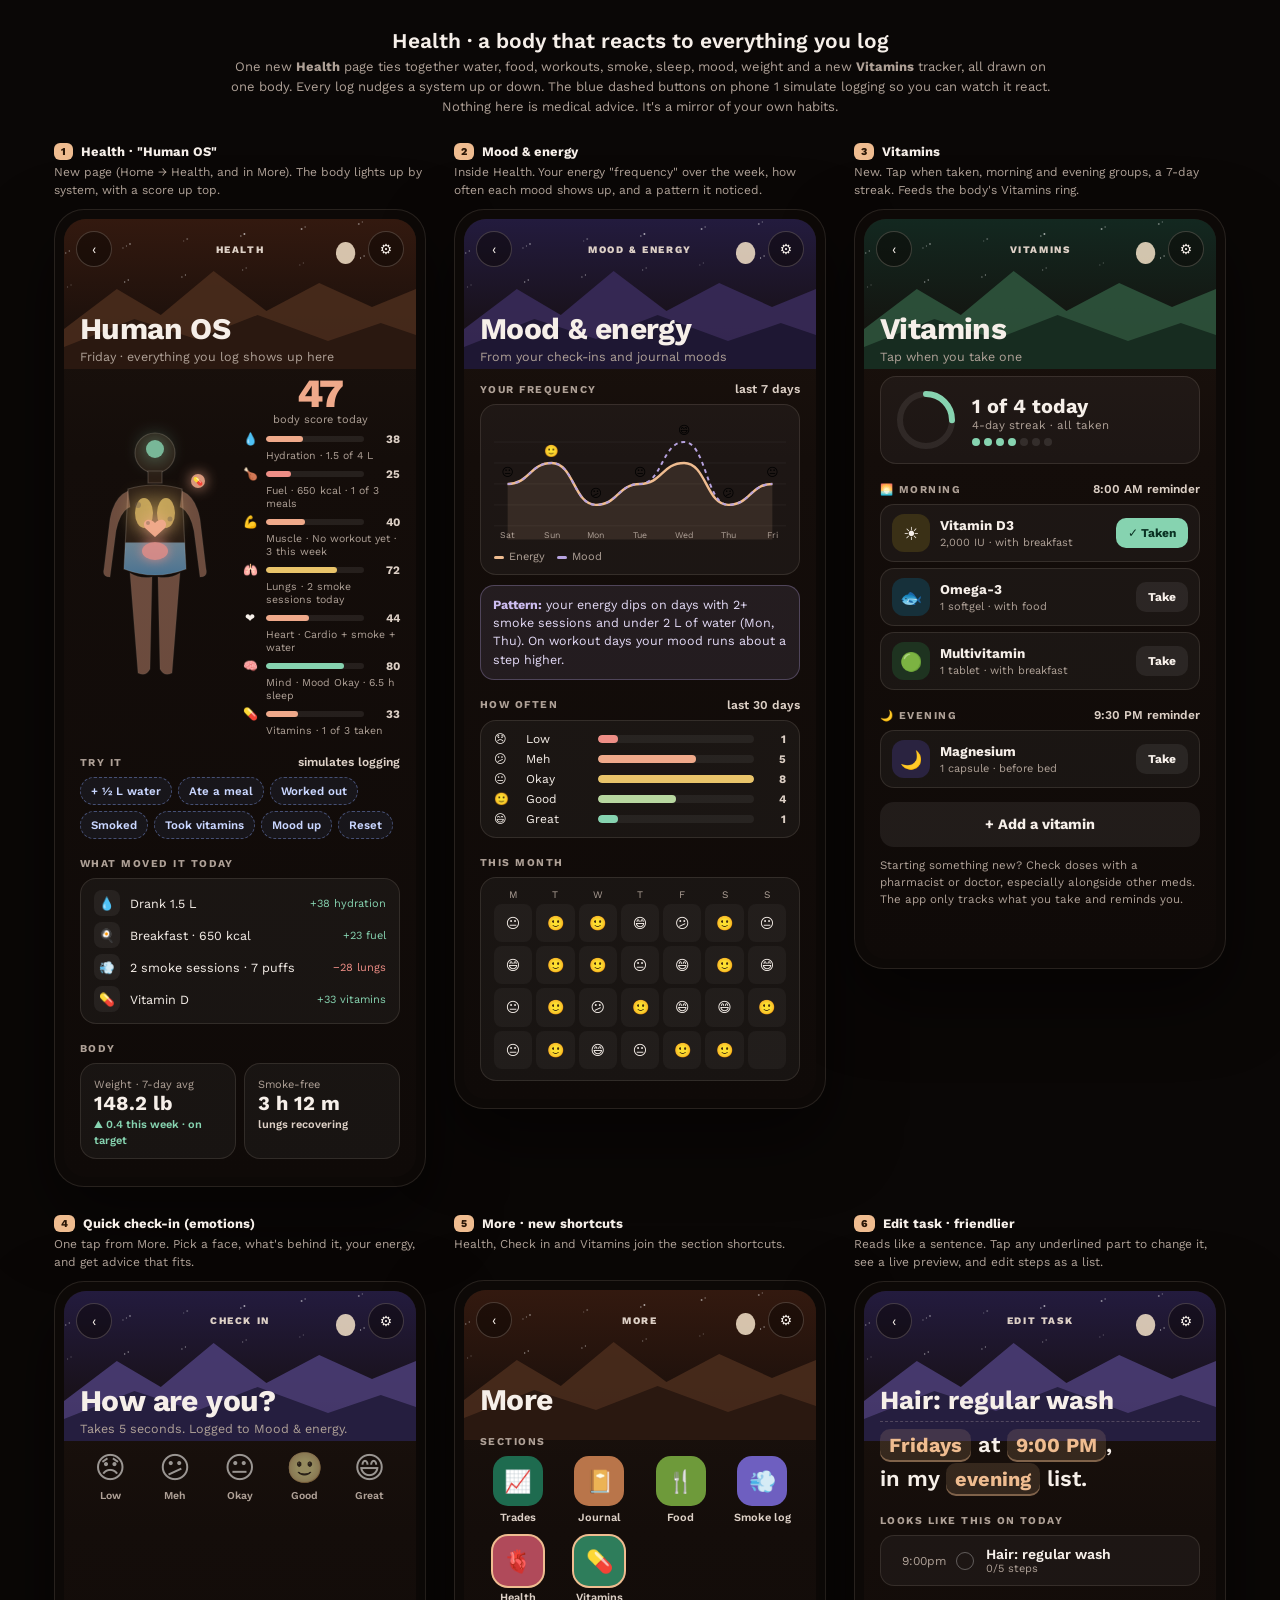
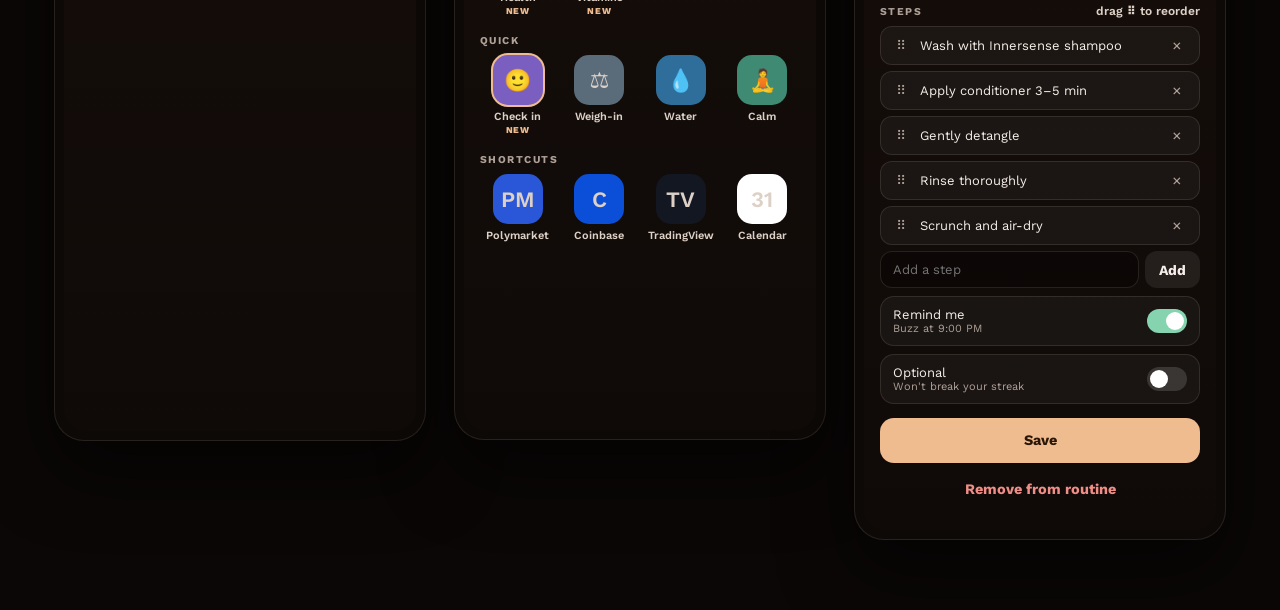
<file: mocks/health.html>
<!doctype html><html lang="en"><head><meta charset="utf-8"><meta name="viewport" content="width=device-width,initial-scale=1">
<title>Human OS</title>
<link rel="stylesheet" href="https://fonts.googleapis.com/css2?family=Work+Sans:wght@400;500;600;700;800&display=swap">
<style>
:root{--ink:#F6EFE9;--muted:#AFA197;--soft:#DDD0C6;--line:rgba(255,236,220,.11);--line2:rgba(255,236,220,.2);--peach:#EFBC90;--mint:#86D3B0;--rose:#EE8E86;--sky:#8FCBF2;--lav:#B7A3E0;--gold:#E9C46A;--f:"Work Sans",system-ui,sans-serif}
*{box-sizing:border-box}body{margin:0;background:#0A0706;color:var(--ink);font:400 14px var(--f);padding:28px 16px 70px}button,input{font:inherit;color:inherit}button{cursor:pointer}
h1{text-align:center;font-size:21px;font-weight:600;margin:0 0 4px}.lead{text-align:center;color:var(--muted);font-size:13px;margin:0 auto 26px;max-width:820px;line-height:1.55}
.grid{display:grid;grid-template-columns:repeat(auto-fit,minmax(330px,372px));gap:28px;justify-content:center;align-items:start}
.cap{font-size:13px;font-weight:700;margin:0 0 4px;display:flex;gap:8px;align-items:center}.n{font-size:10.5px;font-weight:800;background:var(--peach);color:#2A1606;border-radius:6px;padding:2px 7px}
.was{font-size:12px;color:var(--muted);margin:0 0 10px;line-height:1.45;min-height:34px}
.phone{border-radius:30px;background:#0D0907;padding:10px;box-shadow:0 30px 70px rgba(0,0,0,.5),inset 0 0 0 1px var(--line)}
.scr{border-radius:22px;overflow:hidden;position:relative;background:linear-gradient(180deg,#1E140E 0%,#140D0A 240px,#0F0A08 100%);min-height:740px}
.hero{height:150px;position:relative;overflow:hidden}.hero svg{position:absolute;inset:0;width:100%;height:100%}
.top{position:absolute;top:12px;left:12px;right:12px;display:flex;justify-content:space-between;align-items:center;z-index:2}.ib{width:36px;height:36px;border-radius:50%;border:1px solid var(--line2);background:rgba(10,6,4,.45);display:grid;place-items:center;font-size:14px}
.eb{font-size:10px;font-weight:800;letter-spacing:.16em;color:var(--soft)}
.in{padding:0 16px 18px;margin-top:-58px;position:relative;z-index:1}
.ttl{font-size:30px;font-weight:700;letter-spacing:-.02em;margin:0}.sub{font-size:12.5px;color:var(--muted);margin:3px 0 0}
.lab{font-size:10.5px;font-weight:700;letter-spacing:.14em;text-transform:uppercase;color:var(--muted);margin:18px 0 8px;display:flex;justify-content:space-between;align-items:center}.lab b{letter-spacing:0;text-transform:none;font-size:12px;color:var(--soft);font-weight:600}.lab a{letter-spacing:0;text-transform:none;font-size:12px;color:var(--peach);font-weight:600}
.card{border-radius:16px;padding:12px 14px;background:rgba(255,255,255,.04);box-shadow:inset 0 0 0 1px var(--line)}
.tile{border:0;border-radius:14px;padding:10px 4px 9px;background:rgba(255,255,255,.05);box-shadow:inset 0 0 0 1px var(--line);text-align:center;transition:transform .12s,background .2s,box-shadow .2s}.tile:active{transform:scale(.95)}
.tile i{display:block;font-style:normal;font-size:20px;line-height:1.15}.tile small{display:block;font-size:10.5px;font-weight:600;color:var(--muted);margin-top:4px}.tile.on{background:rgba(239,188,144,.16);box-shadow:inset 0 0 0 1.5px var(--peach)}.tile.on small{color:var(--peach)}
.t{display:grid;gap:6px}.t3{grid-template-columns:repeat(3,1fr)}.t4{grid-template-columns:repeat(4,1fr)}.t5{grid-template-columns:repeat(5,1fr)}
.btn{width:100%;border:0;border-radius:14px;padding:14px;font-weight:700;font-size:14.5px;background:var(--peach);color:#2A1606;margin-top:14px}
/* body */
.bodywrap{display:grid;grid-template-columns:150px 1fr;gap:10px;align-items:center;margin-top:6px}
.fig{width:150px;height:270px}.fig .z{transition:fill .5s,opacity .5s,filter .5s}
.score{text-align:center;margin-bottom:6px}.score b{font-size:40px;font-weight:800;letter-spacing:-.03em}.score small{display:block;font-size:11px;color:var(--muted);margin-top:-4px}
.sys{display:grid;gap:5px}.sy{display:grid;grid-template-columns:20px 1fr 30px;gap:6px;align-items:center;font-size:12px}.sy i{font-style:normal;text-align:center}.sy .bar{height:6px;border-radius:6px;background:rgba(255,255,255,.08);overflow:hidden}.sy .bar em{display:block;height:100%;border-radius:6px;transition:width .5s,background .5s}.sy b{font-size:11.5px;text-align:right;color:var(--soft)}
.sy span{grid-column:2/4;font-size:10.5px;color:var(--muted);margin-top:-3px}
.sim{display:flex;gap:6px;flex-wrap:wrap}.sim button{border:1px dashed rgba(140,170,255,.4);background:rgba(120,160,255,.07);border-radius:999px;padding:6px 10px;font-size:11.5px;font-weight:600;color:#C9D6FF}
.feed{display:grid;gap:6px}.fe{display:flex;gap:10px;align-items:center;font-size:12.5px}.fe i{font-style:normal;width:26px;height:26px;border-radius:8px;display:grid;place-items:center;background:rgba(255,255,255,.06);flex:none}.fe small{color:var(--muted);margin-left:auto;font-size:11px;white-space:nowrap}.fe .p{color:var(--mint)}.fe .m{color:var(--rose)}
.two{display:grid;grid-template-columns:1fr 1fr;gap:8px}.mini b{display:block;font-size:20px}.mini small{font-size:11px;color:var(--muted)}.mini .d{font-size:11px;font-weight:600}
/* mood */
.wave{width:100%;height:130px;display:block}.legend{display:flex;gap:12px;font-size:11px;color:var(--muted);margin-top:4px}.legend i{display:inline-block;width:10px;height:3px;border-radius:2px;margin-right:5px;vertical-align:middle}
.freq{display:grid;gap:6px}.fq{display:grid;grid-template-columns:24px 64px 1fr 24px;gap:8px;align-items:center;font-size:12px}.fq .bar{height:8px;border-radius:8px;background:rgba(255,255,255,.06);overflow:hidden}.fq .bar em{display:block;height:100%;border-radius:8px}.fq b{text-align:right;font-size:11.5px;color:var(--soft)}
.cal{display:grid;grid-template-columns:repeat(7,1fr);gap:4px}.cal span{aspect-ratio:1;border-radius:8px;display:grid;place-items:center;font-size:14px;background:rgba(255,255,255,.04)}.cal .h{background:none;font-size:10px;color:var(--muted);aspect-ratio:auto}
.insight{border-radius:14px;padding:11px 13px;background:rgba(183,163,224,.1);box-shadow:inset 0 0 0 1px rgba(183,163,224,.3);font-size:12.5px;line-height:1.45;color:#E3DAF6;margin-top:10px}.insight b{color:#CDBDF0}
/* vitamins */
.vit{display:grid;grid-template-columns:38px 1fr auto;gap:10px;align-items:center;padding:10px 12px;border-radius:14px;background:rgba(255,255,255,.04);box-shadow:inset 0 0 0 1px var(--line);margin-top:6px}
.pill{width:38px;height:38px;border-radius:12px;display:grid;place-items:center;font-size:18px}.vit b{display:block;font-size:13.5px}.vit small{font-size:11px;color:var(--muted)}
.take{border:0;border-radius:10px;padding:8px 12px;font-size:12px;font-weight:700;background:rgba(255,255,255,.07)}.take.on{background:var(--mint);color:#0B3324}
.vring{display:flex;align-items:center;gap:14px}.vring svg{width:64px;height:64px;transform:rotate(-90deg)}.vring b{font-size:20px}.vring small{display:block;font-size:11.5px;color:var(--muted)}
.dots7{display:flex;gap:4px;margin-top:6px}.dots7 i{width:8px;height:8px;border-radius:50%;background:rgba(255,255,255,.1)}.dots7 i.f{background:var(--mint)}
.warn{font-size:11.5px;color:var(--muted);margin-top:10px;line-height:1.45}
/* emotion */
.faces{display:flex;justify-content:space-between;margin-top:8px}.face{border:0;background:none;display:flex;flex-direction:column;align-items:center;gap:4px;padding:6px 2px;border-radius:14px;width:19%;transition:transform .15s,background .2s}
.face i{font-style:normal;font-size:30px;filter:grayscale(.6);opacity:.6;transition:.2s}.face small{font-size:10.5px;color:var(--muted);font-weight:600}.face.on{background:rgba(239,188,144,.14);transform:translateY(-3px)}.face.on i{filter:none;opacity:1;transform:scale(1.15)}.face.on small{color:var(--peach)}
.chips{display:flex;flex-wrap:wrap;gap:6px}.chip{border:0;border-radius:999px;padding:7px 11px;font-size:12px;font-weight:600;background:rgba(255,255,255,.05);box-shadow:inset 0 0 0 1px var(--line);color:var(--soft)}.chip.on{background:rgba(239,188,144,.16);box-shadow:inset 0 0 0 1.5px var(--peach);color:var(--peach)}
.rng{width:100%;accent-color:var(--peach)}.rl{display:flex;justify-content:space-between;font-size:11px;color:var(--muted)}
.advice{border-radius:16px;padding:14px;margin-top:14px;background:linear-gradient(150deg,rgba(134,211,176,.16),rgba(134,211,176,.04));box-shadow:inset 0 0 0 1px rgba(134,211,176,.35);animation:pop .35s cubic-bezier(.2,1.3,.4,1)}@keyframes pop{from{transform:scale(.95);opacity:0}}
.advice h4{margin:0 0 4px;font-size:14px;color:var(--mint)}.advice p{margin:0;font-size:12.5px;line-height:1.5;color:var(--soft)}.advice ul{margin:8px 0 0;padding-left:18px;font-size:12.5px;color:var(--soft);line-height:1.55}
.advice .acts{display:flex;gap:6px;margin-top:10px}.advice .acts button{flex:1;border:0;border-radius:10px;padding:9px;font-size:12px;font-weight:700;background:rgba(255,255,255,.08)}
.more{display:grid;grid-template-columns:repeat(4,1fr);gap:12px 6px;margin-top:6px}.app{display:flex;flex-direction:column;align-items:center;gap:5px;font-size:11px;font-weight:600;color:var(--soft)}.app i{width:50px;height:50px;border-radius:15px;display:grid;place-items:center;font-style:normal;font-size:22px}.app.new i{box-shadow:0 0 0 2px var(--peach)}.app.new small{color:var(--peach);font-size:9px;font-weight:800;letter-spacing:.08em;margin-top:-3px}
/* task */
.sent{font-size:22px;line-height:1.55;font-weight:600;margin-top:6px}.sent button{border:0;background:rgba(239,188,144,.14);color:var(--peach);border-radius:10px;padding:1px 9px;font-weight:700;font-size:20px;box-shadow:inset 0 -2px 0 rgba(239,188,144,.4)}
.pv{display:grid;grid-template-columns:54px 20px 1fr;gap:10px;align-items:center;padding:11px 12px;border-radius:14px;background:rgba(255,255,255,.04);box-shadow:inset 0 0 0 1px var(--line);margin-top:8px}.pv .tm{font-size:12px;color:var(--muted);text-align:right}.pv .ck{width:18px;height:18px;border-radius:50%;border:1.8px solid rgba(255,255,255,.3)}.pv b{font-size:14px;font-weight:600}.pv small{display:block;font-size:11px;color:var(--muted)}
.pick{margin-top:10px;border-radius:16px;padding:12px;background:rgba(0,0,0,.25);box-shadow:inset 0 0 0 1px var(--line);animation:pop .25s}
.stl{display:grid;gap:6px}.st{display:grid;grid-template-columns:22px 1fr 26px;gap:8px;align-items:center;padding:9px 10px;border-radius:12px;background:rgba(255,255,255,.04);box-shadow:inset 0 0 0 1px var(--line);font-size:13px}.st i{font-style:normal;color:var(--muted);text-align:center;cursor:grab}.st button{border:0;background:none;color:var(--muted);font-size:16px}
.addst{display:flex;gap:6px;margin-top:6px}.addst input{flex:1;background:rgba(0,0,0,.28);border:1px solid var(--line);border-radius:12px;padding:10px 12px;font-size:13px}.addst button{border:0;border-radius:12px;padding:0 14px;font-weight:700;background:rgba(255,255,255,.08)}
.sw{display:flex;align-items:center;justify-content:space-between;padding:11px 13px;border-radius:14px;background:rgba(255,255,255,.04);box-shadow:inset 0 0 0 1px var(--line);margin-top:8px;font-size:13px}.sw small{display:block;font-size:11px;color:var(--muted)}.sw i{width:40px;height:24px;border-radius:12px;background:rgba(255,255,255,.14);position:relative;flex:none}.sw i:after{content:"";position:absolute;top:3px;left:3px;width:18px;height:18px;border-radius:50%;background:#fff;transition:.2s}.sw.on i{background:var(--mint)}.sw.on i:after{left:19px}
</style></head><body>
<h1>Health · a body that reacts to everything you log</h1>
<p class="lead">One new <b>Health</b> page ties together water, food, workouts, smoke, sleep, mood, weight and a new <b>Vitamins</b> tracker, all drawn on one body. Every log nudges a system up or down. The blue dashed buttons on phone 1 simulate logging so you can watch it react. Nothing here is medical advice. It's a mirror of your own habits.</p>
<div class="grid">
 <div><p class="cap"><span class="n">1</span>Health · "Human OS"</p><p class="was">New page (Home → Health, and in More). The body lights up by system, with a score up top.</p><div class="phone"><div class="scr" id="s1"></div></div></div>
 <div><p class="cap"><span class="n">2</span>Mood &amp; energy</p><p class="was">Inside Health. Your energy "frequency" over the week, how often each mood shows up, and a pattern it noticed.</p><div class="phone"><div class="scr" id="s2"></div></div></div>
 <div><p class="cap"><span class="n">3</span>Vitamins</p><p class="was">New. Tap when taken, morning and evening groups, a 7-day streak. Feeds the body's Vitamins ring.</p><div class="phone"><div class="scr" id="s3"></div></div></div>
 <div><p class="cap"><span class="n">4</span>Quick check-in (emotions)</p><p class="was">One tap from More. Pick a face, what's behind it, your energy, and get advice that fits.</p><div class="phone"><div class="scr" id="s4"></div></div></div>
 <div><p class="cap"><span class="n">5</span>More · new shortcuts</p><p class="was">Health, Check in and Vitamins join the section shortcuts.</p><div class="phone"><div class="scr" id="s5"></div></div></div>
 <div><p class="cap"><span class="n">6</span>Edit task · friendlier</p><p class="was">Reads like a sentence. Tap any underlined part to change it, see a live preview, and edit steps as a list.</p><div class="phone"><div class="scr" id="s6"></div></div></div>
</div>
<script>
const $=id=>document.getElementById(id);
const hero=(c1,c2,c3,eb,back=true)=>`<div class="hero"><svg viewBox="0 0 400 150" preserveAspectRatio="none"><defs><linearGradient id="g${c1.slice(1)}" x1="0" y1="0" x2="0" y2="1"><stop offset="0" stop-color="${c3}"/><stop offset="1" stop-color="#140D0A"/></linearGradient></defs><rect width="400" height="150" fill="url(#g${c1.slice(1)})"/><circle cx="320" cy="34" r="11" fill="#F4E2C8" opacity=".85"/>${[...Array(26)].map((_,i)=>`<circle cx="${(i*67)%400}" cy="${(i*29)%70}" r="${i%5?0.7:1.1}" fill="#fff" opacity="${.25+(i%4)*.12}"/>`).join("")}<path d="M0 110 L60 70 L110 96 L170 52 L230 92 L290 64 L350 88 L400 70 L400 150 L0 150Z" fill="${c1}" opacity=".85"/><path d="M0 128 L80 100 L150 120 L220 96 L300 122 L360 104 L400 116 L400 150 L0 150Z" fill="${c2}"/></svg>
 <div class="top">${back?`<span class="ib">‹</span>`:`<span></span>`}<span class="eb">${eb}</span><span class="ib">⚙</span></div></div>`;
/* ---------- 1 · body ---------- */
const B={water:1.5,meals:1,kcal:650,work:0,smoke:2,vit:1,vitN:3,mood:3,sleep:6.5};
const clamp=v=>Math.max(0,Math.min(100,Math.round(v)));
function sys(){return[
 ["💧","Hydration",clamp(B.water/4*100),`${B.water} of 4 L`],
 ["🍗","Fuel",clamp(B.kcal/2800*100*.8+B.meals/3*20),`${B.kcal.toLocaleString()} kcal · ${B.meals} of 3 meals`],
 ["💪","Muscle",clamp(40+B.work*30),B.work?`${B.work} workout${B.work>1?"s":""} today`:"No workout yet · 3 this week"],
 ["🫁","Lungs",clamp(100-B.smoke*14),B.smoke?`${B.smoke} smoke session${B.smoke>1?"s":""} today`:"Clear today"],
 ["❤️","Heart",clamp(55+B.work*15-B.smoke*8+B.water*3),"Cardio + smoke + water"],
 ["🧠","Mind",clamp(B.mood*18+B.sleep*4),`Mood ${["","Low","Meh","Okay","Good","Great"][B.mood]} · ${B.sleep} h sleep`],
 ["💊","Vitamins",clamp(B.vit/B.vitN*100),`${B.vit} of ${B.vitN} taken`]]}
const col=v=>v>=75?"#86D3B0":v>=50?"#E9C46A":v>=30?"#EFA98A":"#EE8E86";
function body(S){const g=Object.fromEntries(S.map(s=>[s[1],s[2]])),wl=g.Hydration/100,glow=(v)=>`drop-shadow(0 0 ${4+v/12}px ${col(v)})`;
 return`<svg class="fig" viewBox="0 0 150 270" aria-label="Body">
 <defs><clipPath id="torso"><path d="M48 70 Q75 62 102 70 L106 150 Q75 162 44 150Z"/></clipPath><linearGradient id="wg" x1="0" y1="0" x2="0" y2="1"><stop offset="0" stop-color="#9FD4F7" stop-opacity=".55"/><stop offset="1" stop-color="#4A8FC4" stop-opacity=".7"/></linearGradient></defs>
 <!-- silhouette -->
 <g fill="#2A1D15" stroke="rgba(255,236,220,.18)" stroke-width="1.2">
  <circle cx="75" cy="34" r="20"/><path d="M68 52h14v12H68z"/>
  <path d="M48 70 Q75 62 102 70 L106 150 Q75 162 44 150Z"/>
  <path class="z" d="M48 72 Q34 78 30 100 L24 150 Q22 158 30 158 L36 112 Q40 92 50 88Z" style="fill:${col(g.Muscle)};opacity:${.18+g.Muscle/180}"/>
  <path class="z" d="M102 72 Q116 78 120 100 L126 150 Q128 158 120 158 L114 112 Q110 92 100 88Z" style="fill:${col(g.Muscle)};opacity:${.18+g.Muscle/180}"/>
  <path class="z" d="M50 154 Q60 160 72 158 L70 250 Q66 258 58 254 Z" style="fill:${col(g.Muscle)};opacity:${.18+g.Muscle/180}"/>
  <path class="z" d="M100 154 Q90 160 78 158 L80 250 Q84 258 92 254 Z" style="fill:${col(g.Muscle)};opacity:${.18+g.Muscle/180}"/>
 </g>
 <rect clip-path="url(#torso)" x="40" y="${160-wl*96}" width="70" height="${wl*96+4}" fill="url(#wg)" style="transition:y .6s,height .6s"/>
 <circle class="z" cx="75" cy="30" r="9" fill="${col(g.Mind)}" opacity=".85" style="filter:${glow(g.Mind)}"/>
 <ellipse class="z" cx="64" cy="94" rx="9" ry="15" fill="${col(g.Lungs)}" opacity=".8" style="filter:${glow(g.Lungs)}"/><ellipse class="z" cx="86" cy="94" rx="9" ry="15" fill="${col(g.Lungs)}" opacity=".8" style="filter:${glow(g.Lungs)}"/>
 <path class="z" d="M75 104 c-6 -7 -14 -2 -10 5 l10 9 l10 -9 c4 -7 -4 -12 -10 -5z" fill="${col(g.Heart)}" style="filter:${glow(g.Heart)}"/>
 <ellipse class="z" cx="75" cy="132" rx="13" ry="9" fill="${col(g.Fuel)}" opacity=".8" style="filter:${glow(g.Fuel)}"/>
 <circle class="z" cx="118" cy="62" r="7" fill="${col(g.Vitamins)}" opacity=".9" style="filter:${glow(g.Vitamins)}"/><text x="118" y="65" font-size="8" text-anchor="middle">💊</text>
 ${B.smoke?`<g opacity="${Math.min(.8,B.smoke*.2)}"><circle cx="58" cy="86" r="3" fill="#6B5A4E"/><circle cx="90" cy="100" r="2.5" fill="#6B5A4E"/><circle cx="68" cy="104" r="2" fill="#6B5A4E"/></g>`:""}
 </svg>`}
function d1(){const S=sys(),tot=Math.round(S.reduce((a,s)=>a+s[2],0)/S.length);
 s1.innerHTML=hero("#4C2D1D","#2A1810","#33190F","HEALTH")+`<div class="in"><p class="ttl">Human OS</p><p class="sub">Friday · everything you log shows up here</p>
 <div class="bodywrap">${body(S)}<div><div class="score"><b style="color:${col(tot)}">${tot}</b><small>body score today</small></div><div class="sys">${S.map(([i,n,v,d])=>`<div class="sy"><i>${i}</i><div class="bar"><em style="width:${v}%;background:${col(v)}"></em></div><b>${v}</b><span>${n} · ${d}</span></div>`).join("")}</div></div></div>
 <div class="lab">Try it <b>simulates logging</b></div><div class="sim">
  <button data-s="water">+ ½ L water</button><button data-s="meal">Ate a meal</button><button data-s="work">Worked out</button><button data-s="smoke">Smoked</button><button data-s="vit">Took vitamins</button><button data-s="mood">Mood up</button><button data-s="reset">Reset</button></div>
 <div class="lab">What moved it today</div><div class="card feed">
  <div class="fe"><i>💧</i>Drank 1.5 L<small class="p">+38 hydration</small></div><div class="fe"><i>🍳</i>Breakfast · 650 kcal<small class="p">+23 fuel</small></div>
  <div class="fe"><i>💨</i>2 smoke sessions · 7 puffs<small class="m">−28 lungs</small></div><div class="fe"><i>💊</i>Vitamin D<small class="p">+33 vitamins</small></div></div>
 <div class="lab">Body</div><div class="two"><div class="card mini"><small>Weight · 7-day avg</small><b>148.2 lb</b><span class="d" style="color:var(--mint)">▲ 0.4 this week · on target</span></div><div class="card mini"><small>Smoke-free</small><b>3 h 12 m</b><span class="d" style="color:var(--soft)">lungs recovering</span></div></div>
 </div>`;
 s1.querySelectorAll("[data-s]").forEach(b=>b.onclick=()=>{const k=b.dataset.s;if(k==="water")B.water=Math.min(4,B.water+.5);if(k==="meal"){B.meals=Math.min(3,B.meals+1);B.kcal+=750}if(k==="work")B.work=Math.min(2,B.work+1);if(k==="smoke")B.smoke++;if(k==="vit")B.vit=Math.min(B.vitN,B.vit+1);if(k==="mood")B.mood=Math.min(5,B.mood+1);if(k==="reset")Object.assign(B,{water:1.5,meals:1,kcal:650,work:0,smoke:2,vit:1,mood:3});d1()})}
/* ---------- 2 · mood & energy ---------- */
const DAYS=["Sat","Sun","Mon","Tue","Wed","Thu","Fri"],EN=[3,4,2,3,4,2,3],MO=[3,4,2,3,5,2,3];const MOODS=[["😞","Low"],["😕","Meh"],["😐","Okay"],["🙂","Good"],["😄","Great"]];
function d2(){const W=300,H=120,X=i=>14+i*(W-28)/6,Y=v=>H-14-(v-1)/4*(H-34);const pts=EN.map((v,i)=>[X(i),Y(v)]);
 const smooth=p=>p.map((q,i)=>i?`C${(p[i-1][0]+q[0])/2} ${p[i-1][1]} ${(p[i-1][0]+q[0])/2} ${q[1]} ${q[0]} ${q[1]}`:`M${q[0]} ${q[1]}`).join(" ");
 const mpts=MO.map((v,i)=>[X(i),Y(v)]);const cnt=[0,0,0,0,0];[...MO,2,3,3,4,1,3,2,4,3,3,2,4].forEach(m=>cnt[m-1]++);const mx=Math.max(...cnt);
 s2.innerHTML=hero("#3A2C5C","#1E1733","#231B3E","MOOD & ENERGY")+`<div class="in"><p class="ttl">Mood &amp; energy</p><p class="sub">From your check-ins and journal moods</p>
 <div class="lab">Your frequency <b>last 7 days</b></div><div class="card"><svg class="wave" viewBox="0 0 ${W} ${H}">
  ${[1,2,3,4,5].map(v=>`<line x1="0" x2="${W}" y1="${Y(v)}" y2="${Y(v)}" stroke="rgba(255,255,255,.05)"/>`).join("")}
  <path d="${smooth(pts)} L${X(6)} ${H} L${X(0)} ${H}Z" fill="rgba(239,188,144,.12)"/><path d="${smooth(pts)}" fill="none" stroke="#EFBC90" stroke-width="2.5"/>
  <path d="${smooth(mpts)}" fill="none" stroke="#B7A3E0" stroke-width="2" stroke-dasharray="4 4"/>
  ${MO.map((v,i)=>`<text x="${X(i)}" y="${Y(v)-8}" font-size="12" text-anchor="middle">${MOODS[v-1][0]}</text>`).join("")}
  ${DAYS.map((d,i)=>`<text x="${X(i)}" y="${H-1}" font-size="9" fill="#AFA197" text-anchor="middle">${d}</text>`).join("")}</svg>
  <div class="legend"><span><i style="background:#EFBC90"></i>Energy</span><span><i style="background:#B7A3E0"></i>Mood</span></div></div>
 <div class="insight"><b>Pattern:</b> your energy dips on days with 2+ smoke sessions and under 2 L of water (Mon, Thu). On workout days your mood runs about a step higher.</div>
 <div class="lab">How often <b>last 30 days</b></div><div class="card freq">${MOODS.map(([e,n],i)=>`<div class="fq"><span>${e}</span><span>${n}</span><div class="bar"><em style="width:${cnt[i]/mx*100}%;background:${["#EE8E86","#EFA98A","#E9C46A","#B8D7A0","#86D3B0"][i]}"></em></div><b>${cnt[i]}</b></div>`).join("")}</div>
 <div class="lab">This month</div><div class="card"><div class="cal">${["M","T","W","T","F","S","S"].map(d=>`<span class="h">${d}</span>`).join("")}${[...Array(28)].map((_,i)=>`<span>${i<27?MOODS[[2,3,3,4,1,3,2,4,3,3,2,4,3,4,2,3,1,3,4,4,3,2,3,4,2,3,3][i]][0]:""}</span>`).join("")}</div></div>
 </div>`}
/* ---------- 3 · vitamins ---------- */
const V=[{e:"☀️",c:"#3A3016",n:"Vitamin D3",d:"2,000 IU · with breakfast",g:"Morning",on:true},{e:"🐟",c:"#16303A",n:"Omega-3",d:"1 softgel · with food",g:"Morning",on:false},{e:"🟢",c:"#1E3320",n:"Multivitamin",d:"1 tablet · with breakfast",g:"Morning",on:false},{e:"🌙",c:"#2A2340",n:"Magnesium",d:"1 capsule · before bed",g:"Evening",on:false}];
function d3(){const t=V.filter(v=>v.on).length,C=2*Math.PI*26;
 s3.innerHTML=hero("#30573F","#172C20","#132820","VITAMINS")+`<div class="in"><p class="ttl">Vitamins</p><p class="sub">Tap when you take one</p>
 <div class="card vring" style="margin-top:12px"><svg viewBox="0 0 64 64"><circle cx="32" cy="32" r="26" fill="none" stroke="rgba(255,255,255,.08)" stroke-width="6"/><circle cx="32" cy="32" r="26" fill="none" stroke="#86D3B0" stroke-width="6" stroke-linecap="round" stroke-dasharray="${t/V.length*C} ${C}" style="transition:stroke-dasharray .4s"/></svg><div><b>${t} of ${V.length} today</b><small>4-day streak · all taken</small><div class="dots7">${[1,1,1,1,0,0,t===V.length?1:0].map(f=>`<i class="${f?"f":""}"></i>`).join("")}</div></div></div>
 ${["Morning","Evening"].map(g=>`<div class="lab">${g==="Morning"?"🌅 Morning":"🌙 Evening"} <b>${g==="Morning"?"8:00 AM reminder":"9:30 PM reminder"}</b></div>${V.map((v,i)=>v.g!==g?"":`<div class="vit"><span class="pill" style="background:${v.c}">${v.e}</span><span><b>${v.n}</b><small>${v.d}</small></span><button class="take ${v.on?"on":""}" data-v="${i}">${v.on?"✓ Taken":"Take"}</button></div>`).join("")}`).join("")}
 <button class="btn" style="background:rgba(255,255,255,.07);color:var(--ink)">+ Add a vitamin</button>
 <p class="warn">Starting something new? Check doses with a pharmacist or doctor, especially alongside other meds. The app only tracks what you take and reminds you.</p></div>`;
 s3.querySelectorAll("[data-v]").forEach(b=>b.onclick=()=>{V[+b.dataset.v].on=!V[+b.dataset.v].on;d3()})}
/* ---------- 4 · check-in ---------- */
const E={m:-1,why:[],en:3,done:false};const WHY=["Sleep","Work","Trading","Money","People","Health","Smoking","Food","Nothing specific"];
const ADV={1:{h:"Rough one. Go easy.",p:"Low moods pass, especially when you look after the basics.",l:["Drink a full glass of water and eat something real","Get 10 minutes outside or near a window","Text one person, even just \"hey\""]},
 2:{h:"A bit flat today.",p:"Small wins move the needle fastest.",l:["Pick one small task and finish it","A 10-minute walk lifts energy for about an hour","Put your phone down for 20 minutes"]},
 3:{h:"Steady. That's good.",p:"Use the calm to set up tomorrow.",l:["Prep tomorrow's first task now","Check your water: are you on pace?"]},
 4:{h:"Nice, ride it.",p:"Good days are a great time to do the hard thing.",l:["Knock out the task you've been avoiding","Note what made today good"]},
 5:{h:"Great day! 🎉",p:"Write down what worked so you can repeat it.",l:["Add a quick journal line about why","Share it with someone"]}};
const WHYTIP={Sleep:"Low on sleep? Aim for lights-out 30 min earlier tonight and skip screens in bed.",Trading:"After a rough trade, step away 15 minutes before the next one. Don't revenge trade.",Smoking:"Cravings and low moods feed each other. The calm screen helps: 2 minutes.",Work:"Write the 3 things stressing you, then pick just one to act on.",Money:"Open Money and check one number. Facing it is usually lighter than avoiding it.",People:"It's okay to take space. A short walk can reset how you respond.",Health:"Log water and a meal. Basics first, then reassess.",Food:"Haven't eaten in a while? Eat first. Hunger feels a lot like a bad mood."};
function d4(){s4.innerHTML=hero("#4D3F7A","#251E3F","#231B3E","CHECK IN")+`<div class="in"><p class="ttl">How are you?</p><p class="sub">Takes 5 seconds. Logged to Mood &amp; energy.</p>
 <div class="faces">${MOODS.map(([e,n],i)=>`<button class="face ${E.m===i+1?"on":""}" data-m="${i+1}"><i>${e}</i><small>${n}</small></button>`).join("")}</div>
 ${E.m>0?`<div class="lab">What's behind it? <b>optional</b></div><div class="chips">${WHY.map(w=>`<button class="chip ${E.why.includes(w)?"on":""}" data-w="${w}">${w}</button>`).join("")}</div>
 <div class="lab">Energy <b>${["","Drained","Low","Okay","Good","Wired"][E.en]}</b></div><input class="rng" type="range" min="1" max="5" value="${E.en}" id="en"><div class="rl"><span>🪫 Drained</span><span>⚡ Wired</span></div>
 ${E.done?`<div class="advice"><h4>${ADV[E.m].h}</h4><p>${ADV[E.m].p}</p><ul>${ADV[E.m].l.map(x=>`<li>${x}</li>`).join("")}${E.why.filter(w=>WHYTIP[w]).slice(0,2).map(w=>`<li>${WHYTIP[w]}</li>`).join("")}</ul>
  <div class="acts">${E.m<=2?`<button>🧘 2-min calm</button>`:""}<button>📝 Journal it</button><button>Done</button></div>
  ${E.m===1?`<p style="font-size:11px;color:var(--muted);margin-top:10px">Feeling low most days lately? Talking to someone you trust, or a professional, really helps.</p>`:""}</div>`:`<button class="btn" id="go">Log it</button>`}`:""}
 </div>`;
 s4.querySelectorAll("[data-m]").forEach(b=>b.onclick=()=>{E.m=+b.dataset.m;E.done=false;d4()});s4.querySelectorAll("[data-w]").forEach(b=>b.onclick=()=>{const w=b.dataset.w;E.why=E.why.includes(w)?E.why.filter(x=>x!==w):[...E.why,w];d4()});
 const en=s4.querySelector("#en");if(en)en.oninput=()=>{E.en=+en.value;s4.querySelector(".lab:nth-of-type(2) b")};if(en)en.onchange=()=>d4();const g=s4.querySelector("#go");if(g)g.onclick=()=>{E.done=true;d4()}}
/* ---------- 5 · more ---------- */
function d5(){const A=(e,n,bg,nw)=>`<div class="app ${nw?"new":""}"><i style="background:${bg}">${e}</i>${n}${nw?"<small>NEW</small>":""}</div>`;
 s5.innerHTML=hero("#4C2D1D","#2A1810","#33190F","MORE")+`<div class="in"><p class="ttl">More</p>
 <div class="lab">Sections</div><div class="more">${A("📈","Trades","#1E6B4F")}${A("📔","Journal","#B9754A")}${A("🍴","Food","#6E9A3A")}${A("💨","Smoke log","#6E5FC0")}${A("🫀","Health","#B04A5A",1)}${A("💊","Vitamins","#2E7D5B",1)}</div>
 <div class="lab">Quick</div><div class="more">${A("🙂","Check in","#7A5FC0",1)}${A("⚖️","Weigh-in","#5A6B7A")}${A("💧","Water","#2F6E9A")}${A("🧘","Calm","#3E8A73")}</div>
 <div class="lab">Shortcuts</div><div class="more">${A("PM","Polymarket","#2A57D8")}${A("C","Coinbase","#0B4FD8")}${A("TV","TradingView","#131722")}${A("31","Calendar","#fff")}</div></div>`}
/* ---------- 6 · edit task ---------- */
const T={name:"Hair: regular wash",when:"Fridays",time:"9:00 PM",part:"Evening",open:"",opt:false,remind:true,steps:["Wash with Innersense shampoo","Apply conditioner 3–5 min","Gently detangle","Rinse thoroughly","Scrunch and air-dry"]};
const PICK={when:["Every day","Weekdays","Weekends","Fridays","Mon · Wed · Fri","Today only"],time:["Any time","8:00 AM","12:00 PM","6:00 PM","9:00 PM","Other…"],part:["Morning","Afternoon","Evening","Hair care","Weekly","Anytime"]};
function d6(){const u=(k,v)=>`<button data-o="${k}">${v}</button>`;
 s6.innerHTML=hero("#4D3F7A","#251E3F","#231B3E","EDIT TASK")+`<div class="in"><input value="${T.name}" style="width:100%;background:none;border:0;border-bottom:1.5px dashed var(--line2);font-size:26px;font-weight:700;padding:2px 0 6px" aria-label="Task name">
 <div class="sent">${u("when",T.when)} at ${u("time",T.time)},<br>in my ${u("part",T.part.toLowerCase())} list.</div>
 ${T.open?`<div class="pick"><div class="t t3">${PICK[T.open].map(v=>`<button class="tile ${[T.when,T.time,T.part].includes(v)?"on":""}" data-v="${v}"><small style="margin:0;font-size:12px">${v}</small></button>`).join("")}</div></div>`:""}
 <div class="lab">Looks like this on Today</div><div class="pv"><span class="tm">${T.time==="Any time"?"—":T.time.replace(" PM","pm").replace(" AM","am")}</span><span class="ck"></span><span><b>${T.name}</b><small>0/${T.steps.length} steps${T.opt?" · optional":""}</small></span></div>
 <div class="lab">Steps <b>drag ⠿ to reorder</b></div><div class="stl">${T.steps.map((s,i)=>`<div class="st"><i>⠿</i><span>${s}</span><button data-x="${i}" aria-label="Remove">×</button></div>`).join("")}</div>
 <div class="addst"><input id="ns" placeholder="Add a step"><button id="ad">Add</button></div>
 <div class="sw ${T.remind?"on":""}" data-t="remind"><span>Remind me<small>Buzz at ${T.time}</small></span><i></i></div>
 <div class="sw ${T.opt?"on":""}" data-t="opt"><span>Optional<small>Won't break your streak</small></span><i></i></div>
 <button class="btn">Save</button><button class="btn" style="background:none;color:var(--rose);margin-top:4px">Remove from routine</button></div>`;
 s6.querySelectorAll("[data-o]").forEach(b=>b.onclick=()=>{T.open=T.open===b.dataset.o?"":b.dataset.o;d6()});
 s6.querySelectorAll(".pick [data-v]").forEach(b=>b.onclick=()=>{const v=b.dataset.v;if(T.open==="when")T.when=v;if(T.open==="time")T.time=v==="Other…"?"7:30 PM":v;if(T.open==="part")T.part=v;T.open="";d6()});
 s6.querySelectorAll("[data-x]").forEach(b=>b.onclick=()=>{T.steps.splice(+b.dataset.x,1);d6()});s6.querySelector("#ad").onclick=()=>{const v=s6.querySelector("#ns").value.trim();if(v){T.steps.push(v);d6()}};
 s6.querySelectorAll("[data-t]").forEach(b=>b.onclick=()=>{T[b.dataset.t]=!T[b.dataset.t];d6()})}
d1();d2();d3();d4();d5();d6();
</script></body></html>
</file>
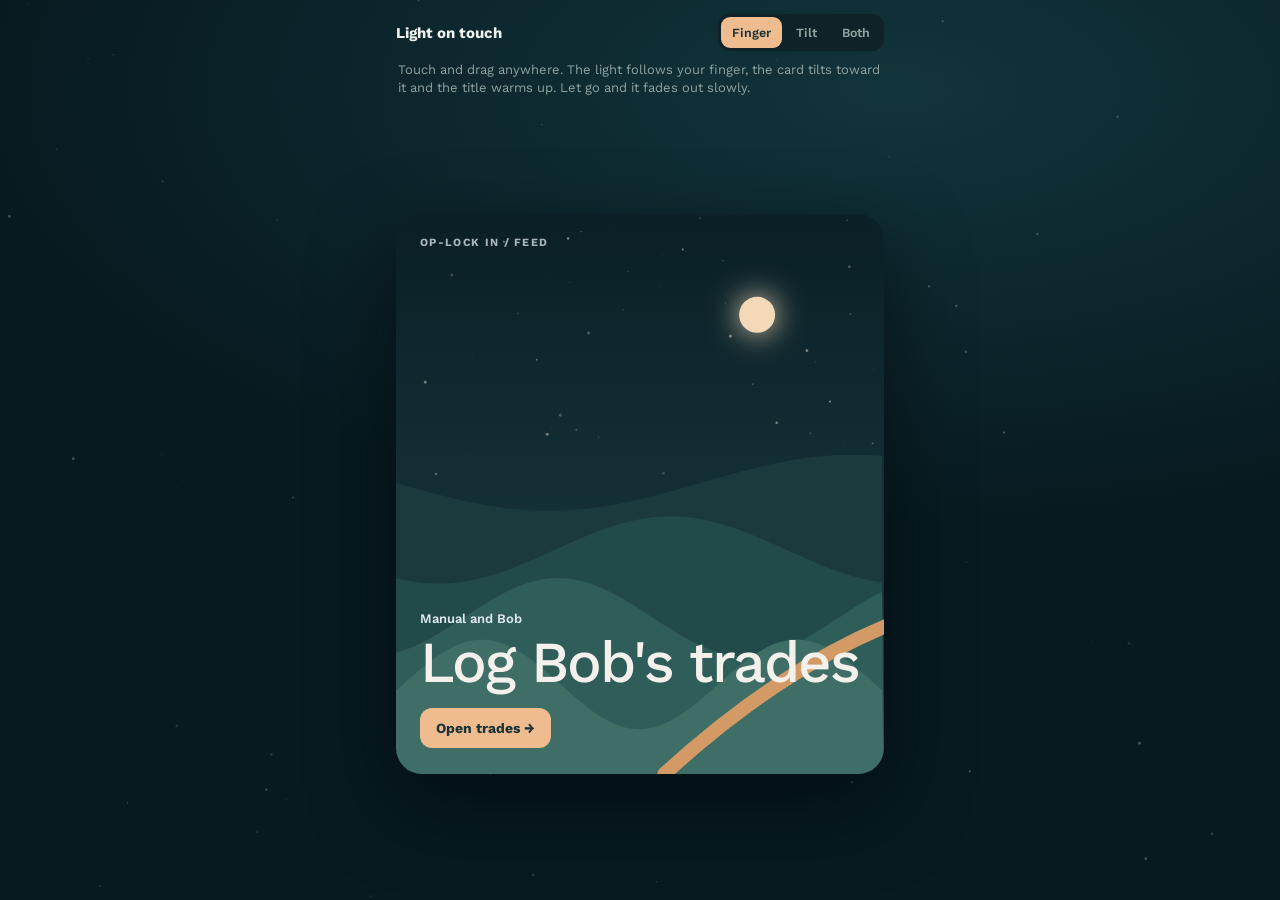
<file: mocks/light.html>
<!doctype html>
<html lang="en"><head><meta charset="utf-8"><meta name="viewport" content="width=device-width,initial-scale=1,viewport-fit=cover"><title>Light mock</title>
<meta name="theme-color" content="#071A20">
<link rel="stylesheet" href="https://fonts.googleapis.com/css2?family=Work+Sans:wght@400;500;600;700&display=swap">
<style>
:root{--peach:#EFBC90;--ink:#EEF3F0;--muted:#8FA3A1}
*{box-sizing:border-box;-webkit-tap-highlight-color:transparent}
html,body{margin:0;height:100%;background:#071A20;color:var(--ink);font-family:"Work Sans",system-ui,sans-serif;overflow:hidden;touch-action:none;user-select:none;-webkit-user-select:none}
.stage{position:relative;height:100%;max-width:520px;margin:0 auto;display:flex;flex-direction:column;padding:calc(14px + env(safe-area-inset-top,0px)) 16px calc(16px + env(safe-area-inset-bottom,0px))}
/* background scene */
.bg{position:fixed;inset:0;background:radial-gradient(120% 80% at 70% 10%,#12343B,#071A20 60%)}
.stars{position:fixed;inset:0;pointer-events:none}
/* screen light: big soft light that follows the finger (B in the screenshot) */
.room{position:fixed;inset:0;pointer-events:none;background:radial-gradient(420px circle at var(--sx,50%) var(--sy,40%),rgba(255,226,190,calc(.16*var(--si,0))),rgba(140,200,210,calc(.07*var(--si,0))) 40%,transparent 70%);mix-blend-mode:screen}
.top{position:relative;z-index:2;display:flex;justify-content:space-between;align-items:center}
.top b{font-size:15px}
.modes{display:flex;gap:3px;padding:3px;border-radius:12px;background:rgba(16,32,37,.85)}
.modes button{border:0;background:none;color:var(--muted);font:600 12.5px "Work Sans";padding:8px 11px;border-radius:9px}
.modes button.on{background:var(--peach);color:#1C3438}
.hint{position:relative;z-index:2;margin:10px 2px 0;font-size:13px;color:var(--muted);min-height:36px;line-height:1.4}
/* the card */
.wrap{position:relative;z-index:2;flex:1;display:grid;place-items:center;perspective:1100px;margin-top:6px}
.card{position:relative;width:100%;height:min(64vh,560px);border-radius:26px;overflow:hidden;transform:rotateX(var(--rx,0deg)) rotateY(var(--ry,0deg)) scale(var(--sc,1));transform-style:preserve-3d;box-shadow:0 30px 80px rgba(0,6,10,.55),0 0 0 1px rgba(239,188,144,calc(.4*var(--gi,0)));will-change:transform}
.card canvas{position:absolute;inset:0;width:100%;height:100%}
/* card glare (A in the screenshot) */
.glare{position:absolute;inset:0;pointer-events:none;background:radial-gradient(circle at var(--gx,50%) var(--gy,50%),rgba(255,236,214,calc(.32*var(--gi,0))),rgba(255,236,214,calc(.09*var(--gi,0))) 30%,transparent 58%);mix-blend-mode:screen}
/* rim light: the edge nearest the light catches a highlight */
.rim{position:absolute;inset:0;border-radius:26px;pointer-events:none;padding:1.5px;background:radial-gradient(260px circle at var(--gx,50%) var(--gy,50%),rgba(255,226,190,calc(.85*var(--gi,0))),transparent 60%);-webkit-mask:linear-gradient(#000 0 0) content-box,linear-gradient(#000 0 0);-webkit-mask-composite:xor;mask-composite:exclude}
.cover{position:absolute;left:24px;right:24px;bottom:26px;transform:translateZ(30px)}
.cover small{font-size:13px;font-weight:600;color:#DCE7EA}
.cover strong{display:block;font-size:clamp(40px,11vw,58px);font-weight:500;letter-spacing:-.035em;line-height:1.02;margin-top:6px;color:color-mix(in srgb,var(--peach) calc(var(--gi,0)*100%),#F4F1EC)}
.cta{display:inline-flex;margin-top:16px;padding:12px 16px;border-radius:12px;background:var(--peach);color:#1C3438;font-weight:700;font-size:14px}
.k{position:absolute;left:24px;top:22px;font-size:11px;font-weight:700;letter-spacing:.12em;color:rgba(220,231,234,.75)}
.ripple{position:fixed;width:16px;height:16px;margin:-8px 0 0 -8px;border-radius:50%;pointer-events:none;background:radial-gradient(circle,rgba(255,232,205,.55),transparent 70%);animation:rip .8s cubic-bezier(.2,.8,.2,1) forwards;z-index:5}
@keyframes rip{to{transform:scale(14);opacity:0}}
.pad{position:relative;z-index:3;margin:12px auto 0;width:150px;height:96px;border-radius:14px;background:rgba(16,32,37,.85);display:none}
.pad i{position:absolute;width:22px;height:22px;margin:-11px 0 0 -11px;border-radius:50%;background:var(--peach);left:50%;top:50%}
.pad span{position:absolute;bottom:-20px;left:0;right:0;text-align:center;font-size:11px;color:var(--muted)}
</style></head><body>
<div class="bg"></div><canvas class="stars" id="stars"></canvas><div class="room" id="room"></div>
<div class="stage">
 <div class="top"><b>Light on touch</b><div class="modes" id="modes"><button data-m="finger" class="on">Finger</button><button data-m="tilt">Tilt</button><button data-m="both">Both</button></div></div>
 <div class="hint" id="hint"></div>
 <div class="wrap"><div class="card" id="card"><canvas id="scene"></canvas><div class="glare"></div><div class="rim"></div><span class="k">OP-LOCK IN / FEED</span><div class="cover"><small>Manual and Bob</small><strong>Log Bob's trades</strong><span class="cta">Open trades →</span></div></div></div>
 <div class="pad" id="pad"><i id="padDot"></i><span>Drag to fake tilting the phone</span></div>
</div>
<script>
const $=id=>document.getElementById(id),root=document.documentElement,card=$("card");
const HINTS={finger:"Touch and drag anywhere. The light follows your finger, the card tilts toward it and the title warms up. Let go and it fades out slowly.",
 tilt:"Tilt the phone. The light slides across the card like light catching a surface. No touching needed.",
 both:"Tilt moves the light while you're just looking. Touch anywhere and your finger takes over, then it drifts back."};
let mode="finger";
// draw a simple scene in the app's style
function scene(){const c=$("scene"),r=c.getBoundingClientRect(),d=devicePixelRatio||1;c.width=r.width*d;c.height=r.height*d;const x=c.getContext("2d");x.scale(d,d);const W=r.width,H=r.height;
 let g=x.createLinearGradient(0,0,0,H);g.addColorStop(0,"#0A1F26");g.addColorStop(1,"#1C3E44");x.fillStyle=g;x.fillRect(0,0,W,H);
 for(let i=0;i<50;i++){x.fillStyle=`rgba(255,240,220,${Math.random()*.5})`;x.beginPath();x.arc(Math.random()*W,Math.random()*H*.5,Math.random()*1.3+.3,0,7);x.fill()}
 x.fillStyle="#F3D9B8";x.shadowColor="#F3D9B8";x.shadowBlur=30;x.beginPath();x.arc(W*.74,H*.18,18,0,7);x.fill();x.shadowBlur=0;
 ["#1B3A3E","#234A4B","#2F5D59","#3E6E66"].forEach((col,L)=>{const base=H*(.48+L*.12),amp=H*(.05+L*.01);x.fillStyle=col;x.beginPath();x.moveTo(0,H);for(let X=0;X<=W;X+=6)x.lineTo(X,base+Math.sin(X/W*Math.PI*(1.6+L*.5)+L)*amp);x.lineTo(W,H);x.fill()});
 x.strokeStyle="#D49A66";x.lineWidth=14;x.lineCap="round";x.beginPath();x.moveTo(W*.55,H);x.quadraticCurveTo(W*.8,H*.8,W*1.05,H*.72);x.stroke()}
function stars(){const c=$("stars"),d=devicePixelRatio||1;c.width=innerWidth*d;c.height=innerHeight*d;const x=c.getContext("2d");for(let i=0;i<80;i++){x.fillStyle=`rgba(200,230,235,${Math.random()*.35})`;x.beginPath();x.arc(Math.random()*c.width,Math.random()*c.height,(Math.random()*1.2+.3)*d,0,7);x.fill()}}
scene();stars();addEventListener("resize",()=>{scene();stars()});
// state: target vs current, smoothed every frame (spring-ish lerp) so it feels physical, not jumpy
const T={x:.5,y:.4,i:0},C={x:.5,y:.4,i:0};let touching=false,tilt={x:.5,y:.4,ok:false},lastTouch=0;
function frame(){const k=touching?.22:.08;C.x+=(T.x-C.x)*k;C.y+=(T.y-C.y)*k;C.i+=(T.i-C.i)*(T.i>C.i?.18:.045);
 const r=card.getBoundingClientRect(),px=C.x*innerWidth,py=C.y*innerHeight,gx=(px-r.left)/r.width,gy=(py-r.top)/r.height;
 root.style.setProperty("--sx",px+"px");root.style.setProperty("--sy",py+"px");root.style.setProperty("--si",C.i.toFixed(3));
 card.style.setProperty("--gx",(gx*100).toFixed(1)+"%");card.style.setProperty("--gy",(gy*100).toFixed(1)+"%");card.style.setProperty("--gi",C.i.toFixed(3));
 const cx=Math.max(-.6,Math.min(.6,gx-.5)),cy=Math.max(-.6,Math.min(.6,gy-.5));
 card.style.setProperty("--ry",(cx*9*C.i).toFixed(2)+"deg");card.style.setProperty("--rx",(-cy*7*C.i).toFixed(2)+"deg");card.style.setProperty("--sc",(1+.015*C.i).toFixed(4));
 if(!touching&&(mode==="tilt"||mode==="both")&&Date.now()-lastTouch>600){T.x=tilt.x;T.y=tilt.y;T.i=.75}
 requestAnimationFrame(frame)}
requestAnimationFrame(frame);
const isUI=e=>e.target&&e.target.closest&&e.target.closest(".modes,.pad");
addEventListener("pointerdown",e=>{if(isUI(e)||mode==="tilt")return;touching=true;T.x=e.clientX/innerWidth;T.y=e.clientY/innerHeight;T.i=1;C.x=T.x;C.y=T.y;
 const r=document.createElement("i");r.className="ripple";r.style.left=e.clientX+"px";r.style.top=e.clientY+"px";document.body.append(r);setTimeout(()=>r.remove(),800);try{navigator.vibrate&&navigator.vibrate(6)}catch(_){}});
addEventListener("pointermove",e=>{if(mode==="tilt")return;if(e.pointerType==="mouse"&&!touching){/* desktop: hover acts like a light finger */T.x=e.clientX/innerWidth;T.y=e.clientY/innerHeight;T.i=.7;return}if(!touching)return;T.x=e.clientX/innerWidth;T.y=e.clientY/innerHeight});
const up=()=>{if(!touching)return;touching=false;lastTouch=Date.now();T.i=0};addEventListener("pointerup",up);addEventListener("pointercancel",up);
document.addEventListener("mouseleave",()=>{if(!touching)T.i=0});
// tilt: phone orientation -> light position
function onTilt(e){if(e.gamma==null)return;tilt.ok=true;const gx=Math.max(-30,Math.min(30,e.gamma)),by=Math.max(10,Math.min(70,e.beta||40));tilt.x=.5+gx/60;tilt.y=.15+(by-10)/60*.7}
function startTilt(){if(typeof DeviceOrientationEvent!=="undefined"&&DeviceOrientationEvent.requestPermission){DeviceOrientationEvent.requestPermission().then(s=>{if(s==="granted")addEventListener("deviceorientation",onTilt)}).catch(()=>{})}else addEventListener("deviceorientation",onTilt);
 setTimeout(()=>{$("pad").style.display=tilt.ok||mode==="finger"?"none":"block"},900)}
// fake tilt pad for desktop
(function(){const p=$("pad"),d=$("padDot");let on=false;const mv=e=>{const r=p.getBoundingClientRect(),x=Math.max(0,Math.min(1,(e.clientX-r.left)/r.width)),y=Math.max(0,Math.min(1,(e.clientY-r.top)/r.height));d.style.left=x*100+"%";d.style.top=y*100+"%";tilt.x=.1+x*.8;tilt.y=.15+y*.7};
 p.addEventListener("pointerdown",e=>{on=true;p.setPointerCapture(e.pointerId);mv(e)});p.addEventListener("pointermove",e=>on&&mv(e));p.addEventListener("pointerup",()=>on=false)})();
function setMode(m){mode=m;document.querySelectorAll("#modes button").forEach(b=>b.classList.toggle("on",b.dataset.m===m));$("hint").textContent=HINTS[m];if(m==="finger"){T.i=0;$("pad").style.display="none"}else startTilt()}
document.querySelectorAll("#modes button").forEach(b=>b.onclick=()=>setMode(b.dataset.m));setMode("finger");
</script>
</body></html>
</file>
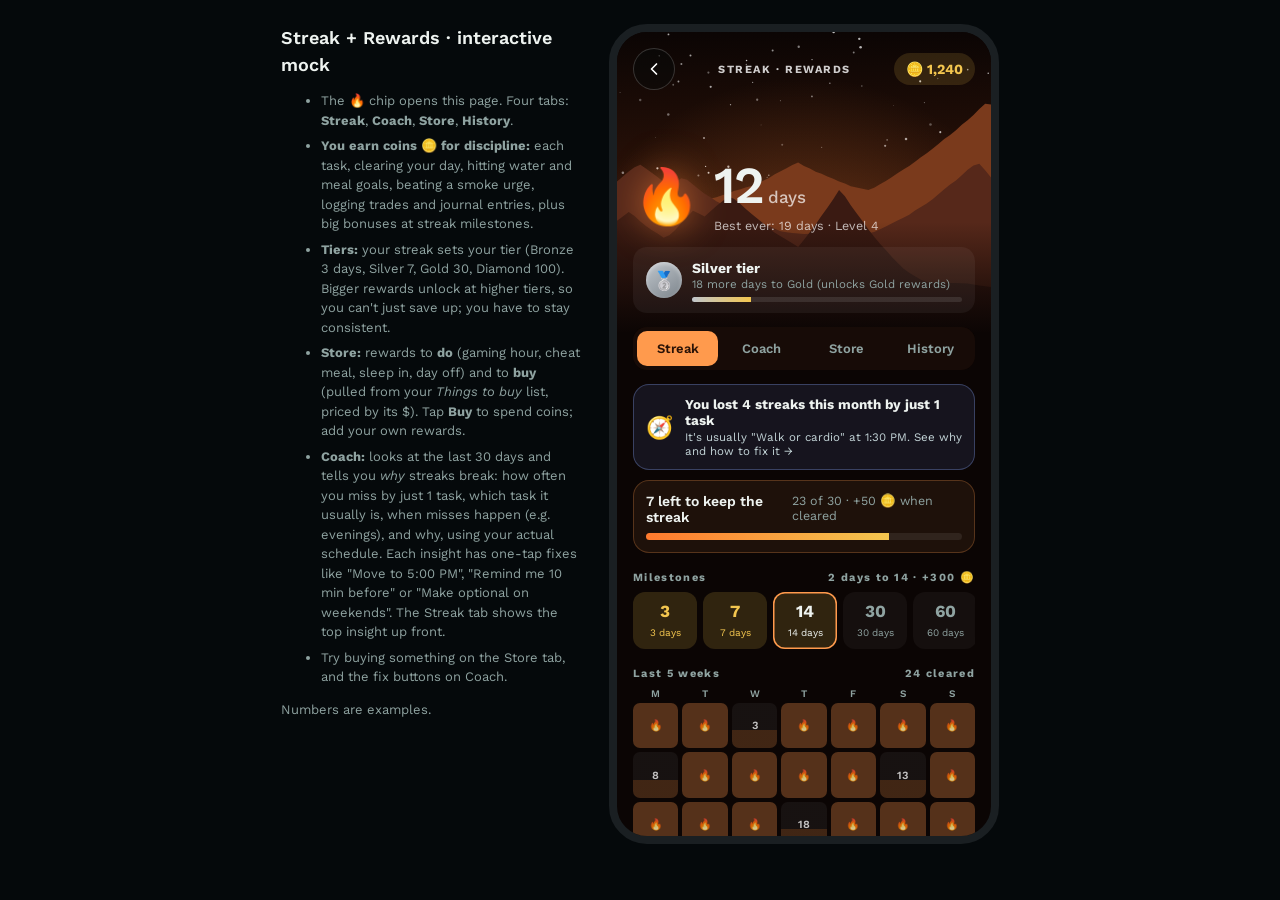
<file: mocks/rewards.html>
<!doctype html>
<html lang="en"><head><meta charset="utf-8"><meta name="viewport" content="width=device-width,initial-scale=1"><title>Streak and rewards mock</title>
<link rel="stylesheet" href="https://fonts.googleapis.com/css2?family=Work+Sans:wght@400;500;600;700&display=swap">
<style>
:root{--ink:#EEF3F0;--soft:#C4D5D8;--muted:#8FA3A1;--line:#1C2E33;--line2:#2A4248;--peach:#EFBC90;--mint:#86D3B0;--rose:#EE8E86;--acc:#FF9A4D;--gold:#F3C64F;--bg:#0B0504}
*{box-sizing:border-box}body{margin:0;background:#05090B;font-family:"Work Sans",system-ui,sans-serif;color:var(--ink);padding:24px 14px;display:flex;gap:28px;justify-content:center;flex-wrap:wrap}
button{font-family:inherit;cursor:pointer;color:inherit}
.note{width:300px;color:var(--muted);font-size:13px;line-height:1.5}.note h2{color:var(--ink);font-size:18px;margin:0 0 8px;font-weight:600}.note li{margin-bottom:6px}
.phone{position:relative;width:390px;height:820px;border-radius:38px;overflow:hidden;background:var(--bg);border:8px solid #1A1F22}
canvas{position:absolute;left:0;top:0;width:100%;height:300px}
.fade{position:absolute;left:0;right:0;top:190px;height:112px;background:linear-gradient(rgba(11,5,4,0),var(--bg))}
.rs{position:absolute;inset:0;overflow-y:auto;padding:16px 16px 40px;scrollbar-width:none}
.bar{display:flex;align-items:center;justify-content:space-between}
.ib{width:42px;height:42px;border-radius:50%;border:1px solid rgba(255,255,255,.18);background:rgba(5,12,14,.35);color:#fff;display:grid;place-items:center}.ib svg{width:20px;height:20px;fill:none;stroke:currentColor;stroke-width:2;stroke-linecap:round;stroke-linejoin:round}
.eb{font-size:11px;font-weight:700;letter-spacing:.14em;color:rgba(255,255,255,.8);text-transform:uppercase}
.wallet{display:flex;align-items:center;gap:6px;padding:8px 12px;border-radius:999px;background:rgba(243,198,79,.14);color:var(--gold);font-weight:700;font-size:14px}
.hero{margin-top:70px;display:flex;align-items:center;gap:14px}
.flame{font-size:54px;filter:drop-shadow(0 0 18px rgba(255,140,60,.6));animation:fl 2.4s ease-in-out infinite}@keyframes fl{50%{transform:scale(1.06) translateY(-2px)}}
.num{font-size:52px;font-weight:600;letter-spacing:-.045em;line-height:1}.num span{font-size:17px;color:rgba(255,255,255,.7);margin-left:6px;letter-spacing:0;font-weight:500}
.sub{font-size:12.5px;color:rgba(255,255,255,.7);margin-top:6px}
.tier{display:flex;align-items:center;gap:10px;margin-top:14px;padding:11px 13px;border-radius:14px;background:rgba(255,255,255,.05)}
.tier b{font-size:14px}.tier small{display:block;font-size:11.5px;color:var(--muted)}.tier .badge{width:36px;height:36px;border-radius:50%;display:grid;place-items:center;font-size:18px;background:linear-gradient(145deg,#C0C6CC,#7D858C);box-shadow:inset 0 2px 4px rgba(255,255,255,.4)}
.tier .tb{flex:1}.tier .tb i{display:block;height:5px;border-radius:3px;background:rgba(255,255,255,.1);margin-top:6px;overflow:hidden}.tier .tb i em{display:block;height:100%;background:linear-gradient(90deg,#C0C6CC,var(--gold))}
.tabs{position:sticky;top:-16px;z-index:3;display:flex;gap:3px;padding:4px;border-radius:14px;background:rgba(26,12,8,.92);backdrop-filter:blur(8px);margin:14px 0}
.tabs button{flex:1;border:0;background:none;color:var(--muted);font-weight:600;font-size:13px;padding:10px 0;border-radius:10px}.tabs button.on{background:var(--acc);color:#2A1206}
.view{display:none}.view.on{display:block;animation:f .3s ease}@keyframes f{from{opacity:0;transform:translateY(6px)}}
h4{margin:18px 0 8px;font-size:11px;font-weight:700;letter-spacing:.12em;color:var(--muted);display:flex;justify-content:space-between;align-items:center}h4 a{color:var(--peach);letter-spacing:0;text-transform:none;font-size:12px;font-weight:600}
.today{padding:13px;border-radius:16px;background:rgba(255,154,77,.08);box-shadow:inset 0 0 0 1px rgba(255,154,77,.25)}.today .t{display:flex;justify-content:space-between;font-size:14px}.today .t b{font-weight:600}.today .t span{color:var(--muted);font-size:12.5px}
.pbar{height:7px;border-radius:4px;background:rgba(255,255,255,.08);overflow:hidden;margin-top:8px}.pbar i{display:block;height:100%;background:linear-gradient(90deg,#FF7A2E,var(--gold))}
.miles{display:flex;gap:6px;overflow-x:auto;scrollbar-width:none}.mile{flex:none;width:64px;padding:9px 0;border-radius:12px;text-align:center;background:rgba(255,255,255,.04);color:var(--muted)}.mile b{display:block;font-size:17px}.mile small{font-size:10px}
.mile.got{background:rgba(243,198,79,.16);color:var(--gold)}.mile.next{box-shadow:inset 0 0 0 1.5px var(--acc);color:var(--ink)}
.cal{display:grid;grid-template-columns:repeat(7,1fr);gap:4px}.cal span{aspect-ratio:1;border-radius:7px;display:grid;place-items:center;font-size:11px;font-weight:600;background:rgba(255,255,255,.05);color:rgba(255,255,255,.75)}
.cal span.h{background:none;aspect-ratio:auto;font-size:10px;color:var(--muted)}.cal span.ok{background:rgba(255,154,77,.3)}.cal span.part{background:linear-gradient(0deg,rgba(255,154,77,.22) var(--p),rgba(255,255,255,.05) var(--p))}.cal span.t{outline:2px solid var(--acc)}.cal span.fut{opacity:.3}
.earn .r{display:flex;align-items:center;gap:10px;padding:10px 0;border-bottom:1px solid var(--line);font-size:13.5px}.earn .r i{width:30px;height:30px;border-radius:9px;display:grid;place-items:center;font-style:normal;background:rgba(255,255,255,.06)}.earn .r span{flex:1}.earn .r b{color:var(--gold);font-weight:700}
/* store */
.cats{display:flex;gap:6px;overflow-x:auto;scrollbar-width:none}.cats button{flex:none;border:1px solid var(--line2);background:none;border-radius:999px;padding:7px 12px;font-size:12.5px;font-weight:600;color:var(--soft)}.cats button.on{background:rgba(255,154,77,.15);border-color:var(--acc);color:var(--acc)}
.grid{display:grid;grid-template-columns:1fr 1fr;gap:8px;margin-top:12px}
.item{position:relative;border-radius:18px;padding:13px;background:rgba(255,255,255,.045);display:flex;flex-direction:column;gap:6px;min-height:150px}
.item .ic{font-size:26px}.item b{font-size:14px;line-height:1.25}.item small{font-size:11px;color:var(--muted)}
.item .price{margin-top:auto;display:flex;justify-content:space-between;align-items:center}.item .c{color:var(--gold);font-weight:700;font-size:13.5px}
.item .buy{border:0;border-radius:10px;padding:7px 11px;font-size:12px;font-weight:700;background:var(--gold);color:#2A1E04}
.item.locked{opacity:.75}.item.locked .buy{background:rgba(255,255,255,.08);color:var(--muted)}
.item .prog{height:4px;border-radius:2px;background:rgba(255,255,255,.1);overflow:hidden}.item .prog i{display:block;height:100%;background:var(--gold)}
.item .lock{position:absolute;right:10px;top:10px;font-size:11px;font-weight:700;padding:3px 7px;border-radius:999px;background:rgba(0,0,0,.4);color:var(--soft)}
.item.add{align-items:center;justify-content:center;border:1.5px dashed var(--line2);background:none;color:var(--muted);font-weight:600}
.hist .r{display:flex;align-items:center;gap:10px;padding:10px 0;border-bottom:1px solid var(--line);font-size:13.5px}.hist .r span{flex:1}.hist .r small{display:block;color:var(--muted);font-size:11px}.hist .r b{font-weight:700}.hist .r b.p{color:var(--mint)}.hist .r b.m{color:var(--rose)}
.nudge{display:flex;align-items:center;gap:12px;width:100%;margin-bottom:10px;padding:12px 13px;border:0;border-radius:16px;background:rgba(120,160,255,.1);box-shadow:inset 0 0 0 1px rgba(140,170,255,.3);text-align:left;color:var(--ink)}.nudge span{font-size:22px}.nudge b{font-size:13.5px}.nudge small{display:block;font-size:11.5px;color:var(--soft);margin-top:2px}
.csum{display:flex;justify-content:space-between;align-items:center;padding:13px;border-radius:16px;background:rgba(255,255,255,.045)}.csum b{font-size:15px}.csum small{display:block;font-size:12px;color:var(--muted);margin-top:2px}.cring{position:relative;width:64px;height:64px}.cring b{position:absolute;inset:0;display:grid;place-items:center;font-size:14px}
.miss-by{display:grid;grid-template-columns:repeat(3,1fr);gap:8px;margin-top:8px}.miss-by div{padding:10px;border-radius:12px;background:rgba(255,255,255,.04);text-align:center}.miss-by b{font-size:22px;color:var(--acc)}.miss-by small{display:block;font-size:10.5px;color:var(--muted)}
.insight{padding:14px;border-radius:18px;background:rgba(255,255,255,.045);margin-bottom:10px}.insight.good{background:rgba(134,211,176,.07)}
.ih{display:flex;gap:10px;align-items:center}.ii{width:38px;height:38px;border-radius:12px;display:grid;place-items:center;font-size:18px;background:rgba(255,154,77,.14);flex:none}.ih b{font-size:14px}.ih small{display:block;font-size:11.5px;color:var(--rose);margin-top:2px}.insight.good .ih small{color:var(--mint)}
.insight p{margin:10px 0 0;font-size:13px;line-height:1.5;color:var(--soft)}.insight p b{color:var(--ink)}
.acts{display:flex;flex-wrap:wrap;gap:6px;margin-top:10px}.act{border:1px solid var(--line2);background:none;border-radius:999px;padding:8px 12px;font-size:12px;font-weight:600;color:var(--soft)}.act.p{background:var(--acc);border-color:var(--acc);color:#2A1206}.act.done{background:rgba(134,211,176,.16);border-color:rgba(134,211,176,.5);color:var(--mint)}
.toast{position:absolute;left:50%;bottom:24px;transform:translateX(-50%);padding:10px 16px;border-radius:12px;background:#1E1208;border:1px solid var(--gold);color:var(--gold);font-weight:700;font-size:13px;opacity:0;transition:opacity .2s;pointer-events:none;white-space:nowrap}.toast.on{opacity:1}
.coinfly{position:absolute;font-size:20px;pointer-events:none;animation:fly .8s cubic-bezier(.2,.8,.2,1) forwards;z-index:9}@keyframes fly{to{transform:translate(var(--dx),var(--dy)) scale(.4);opacity:0}}
</style></head><body>
<div class="note"><h2>Streak + Rewards · interactive mock</h2>
<ul>
<li>The 🔥 chip opens this page. Four tabs: <b>Streak</b>, <b>Coach</b>, <b>Store</b>, <b>History</b>.</li>
<li><b>You earn coins 🪙 for discipline:</b> each task, clearing your day, hitting water and meal goals, beating a smoke urge, logging trades and journal entries, plus big bonuses at streak milestones.</li>
<li><b>Tiers:</b> your streak sets your tier (Bronze 3 days, Silver 7, Gold 30, Diamond 100). Bigger rewards unlock at higher tiers, so you can't just save up; you have to stay consistent.</li>
<li><b>Store:</b> rewards to <b>do</b> (gaming hour, cheat meal, sleep in, day off) and to <b>buy</b> (pulled from your <i>Things to buy</i> list, priced by its $). Tap <b>Buy</b> to spend coins; add your own rewards.</li>
<li><b>Coach:</b> looks at the last 30 days and tells you <i>why</i> streaks break: how often you miss by just 1 task, which task it usually is, when misses happen (e.g. evenings), and why, using your actual schedule. Each insight has one-tap fixes like "Move to 5:00 PM", "Remind me 10 min before" or "Make optional on weekends". The Streak tab shows the top insight up front.</li><li>Try buying something on the Store tab, and the fix buttons on Coach.</li>
</ul><p>Numbers are examples.</p></div>
<div class="phone"><canvas id="cv"></canvas><div class="fade"></div><div class="rs">
 <div class="bar"><button class="ib"><svg viewBox="0 0 24 24"><path d="M15 6l-6 6 6 6"/></svg></button><span class="eb">Streak · Rewards</span><span class="wallet" id="wallet"></span></div>
 <div class="hero"><div class="flame">🔥</div><div><div class="num">12<span>days</span></div><div class="sub">Best ever: 19 days · Level 4</div></div></div>
 <div class="tier"><span class="badge">🥈</span><div class="tb"><b>Silver tier</b><small>18 more days to Gold (unlocks Gold rewards)</small><i><em style="width:22%"></em></i></div></div>
 <div class="tabs" id="tabs"><button data-t="streak" class="on">Streak</button><button data-t="coach">Coach</button><button data-t="store">Store</button><button data-t="hist">History</button></div>
 <div class="view on" id="v-streak">
  <button class="nudge" onclick="document.querySelector('#tabs [data-t=coach]').click()"><span>🧭</span><div><b>You lost 4 streaks this month by just 1 task</b><small>It's usually "Walk or cardio" at 1:30 PM. See why and how to fix it →</small></div></button>
  <div class="today"><div class="t"><b>7 left to keep the streak</b><span>23 of 30 · +50 🪙 when cleared</span></div><div class="pbar"><i style="width:77%"></i></div></div>
  <h4><span>Milestones</span><span>2 days to 14 · +300 🪙</span></h4>
  <div class="miles">${''}</div>
  <h4><span>Last 5 weeks</span><span>24 cleared</span></h4><div class="cal" id="cal"></div>
  <h4><span>How you earn</span><span>today +185 🪙</span></h4>
  <div class="earn"><div class="r"><i>✓</i><span>Each task done</span><b>+10</b></div><div class="r"><i>🔥</i><span>Clear the whole day</span><b>+50</b></div><div class="r"><i>💧</i><span>Hit your water goal</span><b>+20</b></div><div class="r"><i>🍗</i><span>Eat all your meals</span><b>+20</b></div><div class="r"><i>🌬️</i><span>Beat a smoke urge</span><b>+30</b></div><div class="r"><i>📈</i><span>Log a trade · journal entry</span><b>+5</b></div><div class="r"><i>🏆</i><span>Streak milestones (7 · 14 · 30 · 100 days)</span><b>+150 to +2000</b></div></div>
 </div>
 <div class="view" id="v-coach">
  <div class="csum"><div><b>Last 30 days</b><small>24 cleared · 6 missed</small></div><div class="cring"><svg viewBox="0 0 36 36" width="64" height="64"><circle cx="18" cy="18" r="15" fill="none" stroke="rgba(255,255,255,.1)" stroke-width="3.5"/><circle cx="18" cy="18" r="15" fill="none" stroke="#FF9A4D" stroke-width="3.5" stroke-linecap="round" stroke-dasharray="75.4 94.2" transform="rotate(-90 18 18)"/></svg><b>80%</b></div></div>
  <div class="miss-by"><div><b>4</b><small>days missed by 1 task</small></div><div><b>1</b><small>by 2–3 tasks</small></div><div><b>1</b><small>by 4+</small></div></div>
  <h4><span>What keeps breaking it</span><span>most missed first</span></h4>
  <div class="insight"><div class="ih"><span class="ii">🚶</span><div><b>Walk or cardio · 1:30 PM</b><small>Missed 5 of the last 14 days · 3 of those were your only miss</small></div></div>
   <p class="why"><b>Why:</b> it lands right after lunch and your trade review, when you're usually still at the desk. On 4 of the 5 days you ticked "Review/replay trades" late, so the walk got squeezed out.</p>
   <p class="fix"><b>Try:</b> move it to 5:00 PM, after Engineering, when you're already up. Or walk during the trade replay (it's audio-only on Wednesdays).</p>
   <div class="acts"><button class="act p">Move to 5:00 PM</button><button class="act">Remind me 10 min before</button><button class="act">Make it 15 min</button></div></div>
  <div class="insight"><div class="ih"><span class="ii">⚖️</span><div><b>Morning weigh-in · 6:05 AM</b><small>Missed 3 times, all on weekends</small></div></div>
   <p class="why"><b>Why:</b> on Saturday and Sunday you open the app after 8 AM, so the 6:05 slot has already passed.</p>
   <p class="fix"><b>Try:</b> keep it "first thing after waking" instead of a fixed time, or make weekends optional.</p>
   <div class="acts"><button class="act p">Make it Anytime (morning)</button><button class="act">Optional on weekends</button></div></div>
  <div class="insight"><div class="ih"><span class="ii">🕘</span><div><b>Evenings are your weak spot</b><small>62% of all misses happen after 8 PM</small></div></div>
   <p class="why"><b>Why:</b> you have 9 tasks after 8 PM (dogs, skin PM, journal, reset, patching the room). By then energy is low.</p>
   <p class="fix"><b>Try:</b> move "Reset for tomorrow" and "Journal: gratitude" earlier, or stack them into one 15-minute "night routine" checklist.</p>
   <div class="acts"><button class="act p">Combine into Night routine</button><button class="act">Show me the evening</button></div></div>
  <div class="insight good"><div class="ih"><span class="ii">✅</span><div><b>What's working</b><small>Never missed in 14 days</small></div></div>
   <p class="why">Wake up and review markets, Skin AM, Primary engineering project. Your mornings are locked in. Build on that.</p></div>
 </div>
 <div class="view" id="v-store"><div class="cats" id="cats"></div><div class="grid" id="grid"></div></div>
 <div class="view" id="v-hist"><div class="hist" id="hist"></div></div>
</div><div class="toast" id="toast"></div></div>
<script>
const $=id=>document.getElementById(id);let coins=1240,cat="All";const STREAK=12,TIER={Bronze:3,Silver:7,Gold:30,Diamond:100};
const tierOf=s=>s>=100?"Diamond":s>=30?"Gold":s>=7?"Silver":s>=3?"Bronze":"None";
const ITEMS=[
 {c:"Do",ic:"🎮",n:"1 hour of gaming",d:"Guilt-free",p:200,t:"Bronze"},{c:"Do",ic:"🍔",n:"Cheat meal",d:"One meal, anything you want",p:350,t:"Bronze"},
 {c:"Do",ic:"😴",n:"Sleep in",d:"Skip the 6 AM alarm once",p:300,t:"Silver"},{c:"Do",ic:"🎬",n:"Movie night",d:"Phone off, full movie",p:250,t:"Bronze"},
 {c:"Do",ic:"🏖️",n:"Full day off",d:"No routine, no guilt",p:1500,t:"Gold"},{c:"Treat",ic:"🍦",n:"Dessert",d:"Any dessert",p:150,t:"Bronze"},
 {c:"Buy",ic:"👟",n:"New running shoes",d:"From Things to buy · $120",p:2400,t:"Silver"},{c:"Buy",ic:"💡",n:"Desk lamp",d:"From Things to buy · $72",p:1440,t:"Bronze"},
 {c:"Buy",ic:"🎧",n:"New headphones",d:"From Things to buy · $250",p:5000,t:"Gold"}];
const HIST=[["+50","Cleared Tuesday","yesterday","p"],["−200","Bought: 1 hour of gaming","Mon","m"],["+300","Milestone: 7-day streak","Sun","p"],["+30","Beat a smoke urge","Sun","p"],["+20","Water goal","Sun","p"]];
function toast(t){const e=$("toast");e.textContent=t;e.classList.add("on");setTimeout(()=>e.classList.remove("on"),1600)}
function render(){$("wallet").textContent="🪙 "+coins.toLocaleString();
 document.querySelector(".miles").innerHTML=[3,7,14,30,60,100].map(m=>`<div class="mile ${19>=m?"got":""} ${m===14?"next":""}"><b>${m}</b><small>${m} days</small></div>`).join("");
 $("cal").innerHTML=["M","T","W","T","F","S","S"].map(d=>`<span class="h">${d}</span>`).join("")+[...Array(35)].map((_,i)=>{const fut=i>31,t=i===31,ok=!fut&&!t&&(i>19||i%5!==2),part=!ok&&!fut&&!t;return`<span class="${fut?"fut":t?"t part":ok?"ok":"part"}" style="--p:${t?77:part?40:0}%">${ok?"🔥":(i%31)+1}</span>`}).join("");
 const cats=["All","Do","Treat","Buy"];$("cats").innerHTML=cats.map(c=>`<button class="${c===cat?"on":""}">${c}</button>`).join("");document.querySelectorAll("#cats button").forEach(b=>b.onclick=()=>{cat=b.textContent;render()});
 const ti=TIER[tierOf(STREAK)]||0;
 $("grid").innerHTML=ITEMS.filter(x=>cat==="All"||x.c===cat).map((x,i)=>{const tierLocked=TIER[x.t]>STREAK,short=x.p>coins,lock=tierLocked||short;
  return`<div class="item ${lock?"locked":""}">${tierLocked?`<span class="lock">🔒 ${x.t}</span>`:""}<span class="ic">${x.ic}</span><b>${x.n}</b><small>${x.d}</small>${!tierLocked&&short?`<div class="prog"><i style="width:${Math.round(coins/x.p*100)}%"></i></div>`:""}
   <div class="price"><span class="c">🪙 ${x.p.toLocaleString()}</span><button class="buy" data-n="${x.n}">${tierLocked?"Locked":short?`${(x.p-coins).toLocaleString()} more`:"Buy"}</button></div></div>`}).join("")+`<button class="item add">+ Add your own reward</button>`;
 document.querySelectorAll(".buy").forEach(b=>b.onclick=e=>{const x=ITEMS.find(i=>i.n===b.dataset.n);if(TIER[x.t]>STREAK){toast(`Reach ${x.t} tier (${TIER[x.t]}-day streak) to unlock`);return}if(x.p>coins){toast(`${(x.p-coins).toLocaleString()} more coins needed`);return}
  coins-=x.p;HIST.unshift(["−"+x.p,"Bought: "+x.n,"just now","m"]);const r=b.getBoundingClientRect(),w=$("wallet").getBoundingClientRect(),ph=document.querySelector(".phone").getBoundingClientRect();
  for(let k=0;k<6;k++){const c=document.createElement("span");c.className="coinfly";c.textContent="🪙";c.style.left=(w.left-ph.left+10)+"px";c.style.top=(w.top-ph.top)+"px";c.style.setProperty("--dx",(r.left-w.left+Math.random()*40-20)+"px");c.style.setProperty("--dy",(r.top-w.top+Math.random()*30)+"px");c.style.animationDelay=k*60+"ms";document.querySelector(".phone").appendChild(c);setTimeout(()=>c.remove(),1200)}
  toast("Enjoy it: "+x.n);render()});
 $("hist").innerHTML=HIST.map(h=>`<div class="r"><span>${h[1]}<small>${h[2]}</small></span><b class="${h[3]}">${h[0]} 🪙</b></div>`).join("")}
document.querySelectorAll("#tabs button").forEach(b=>b.onclick=()=>{document.querySelectorAll("#tabs button").forEach(x=>x.classList.toggle("on",x===b));document.querySelectorAll(".view").forEach(v=>v.classList.toggle("on",v.id==="v-"+b.dataset.t))});
(function paint(){const cv=$("cv"),d=devicePixelRatio||1,W=cv.clientWidth,H=300;cv.width=W*d;cv.height=H*d;const c=cv.getContext("2d");c.scale(d,d);let s=9;const R=()=>(s=(s*9301+49297)%233280)/233280;
 let g=c.createLinearGradient(0,0,0,H);g.addColorStop(0,"#0B0504");g.addColorStop(1,"#4A1E0C");c.fillStyle=g;c.fillRect(0,0,W,H);for(let i=0;i<60;i++){c.fillStyle=`rgba(255,255,255,${.3+R()*.5})`;c.beginPath();c.arc(R()*W,R()*H*.5,R()*.9+.4,0,7);c.fill()}
 g=c.createRadialGradient(W*.5,H*.95,0,W*.5,H*.95,H*.8);g.addColorStop(0,"rgba(255,140,60,.35)");g.addColorStop(1,"rgba(255,140,60,0)");c.fillStyle=g;c.fillRect(0,0,W,H);
 ["#7A3A1C","#56281A","#3A1A12"].forEach((col,L)=>{const base=H*(.55+L*.15),N=65,h=new Array(N).fill(0);let st=N-1,amp=H*.12;while(st>1){const hf=st/2;for(let i=hf;i<N;i+=st)h[i]=(h[i-hf]+h[i+hf])/2+(R()-.5)*amp;amp*=.55;st=hf}
  const pk=[...Array(2+L)].map(()=>({x:R()*W,h:H*(.12+R()*.2),w:W*(.2+R()*.25)})),env=x=>Math.max(0,...pk.map(p=>p.h*Math.pow(Math.max(0,1-Math.abs(x-p.x)/p.w),1.5)));
  c.beginPath();c.moveTo(0,H);for(let i=0;i<N;i++){const x=i/(N-1)*W;c.lineTo(x,base-env(x)-h[i]*.5)}c.lineTo(W,H);c.fillStyle=col;c.fill()})})();
document.addEventListener("click",e=>{const a=e.target.closest(".act");if(!a||a.classList.contains("done"))return;a.classList.add("done");a.textContent="✓ "+a.textContent;toast("Schedule updated")});
render();
</script>
</body></html>
</file>
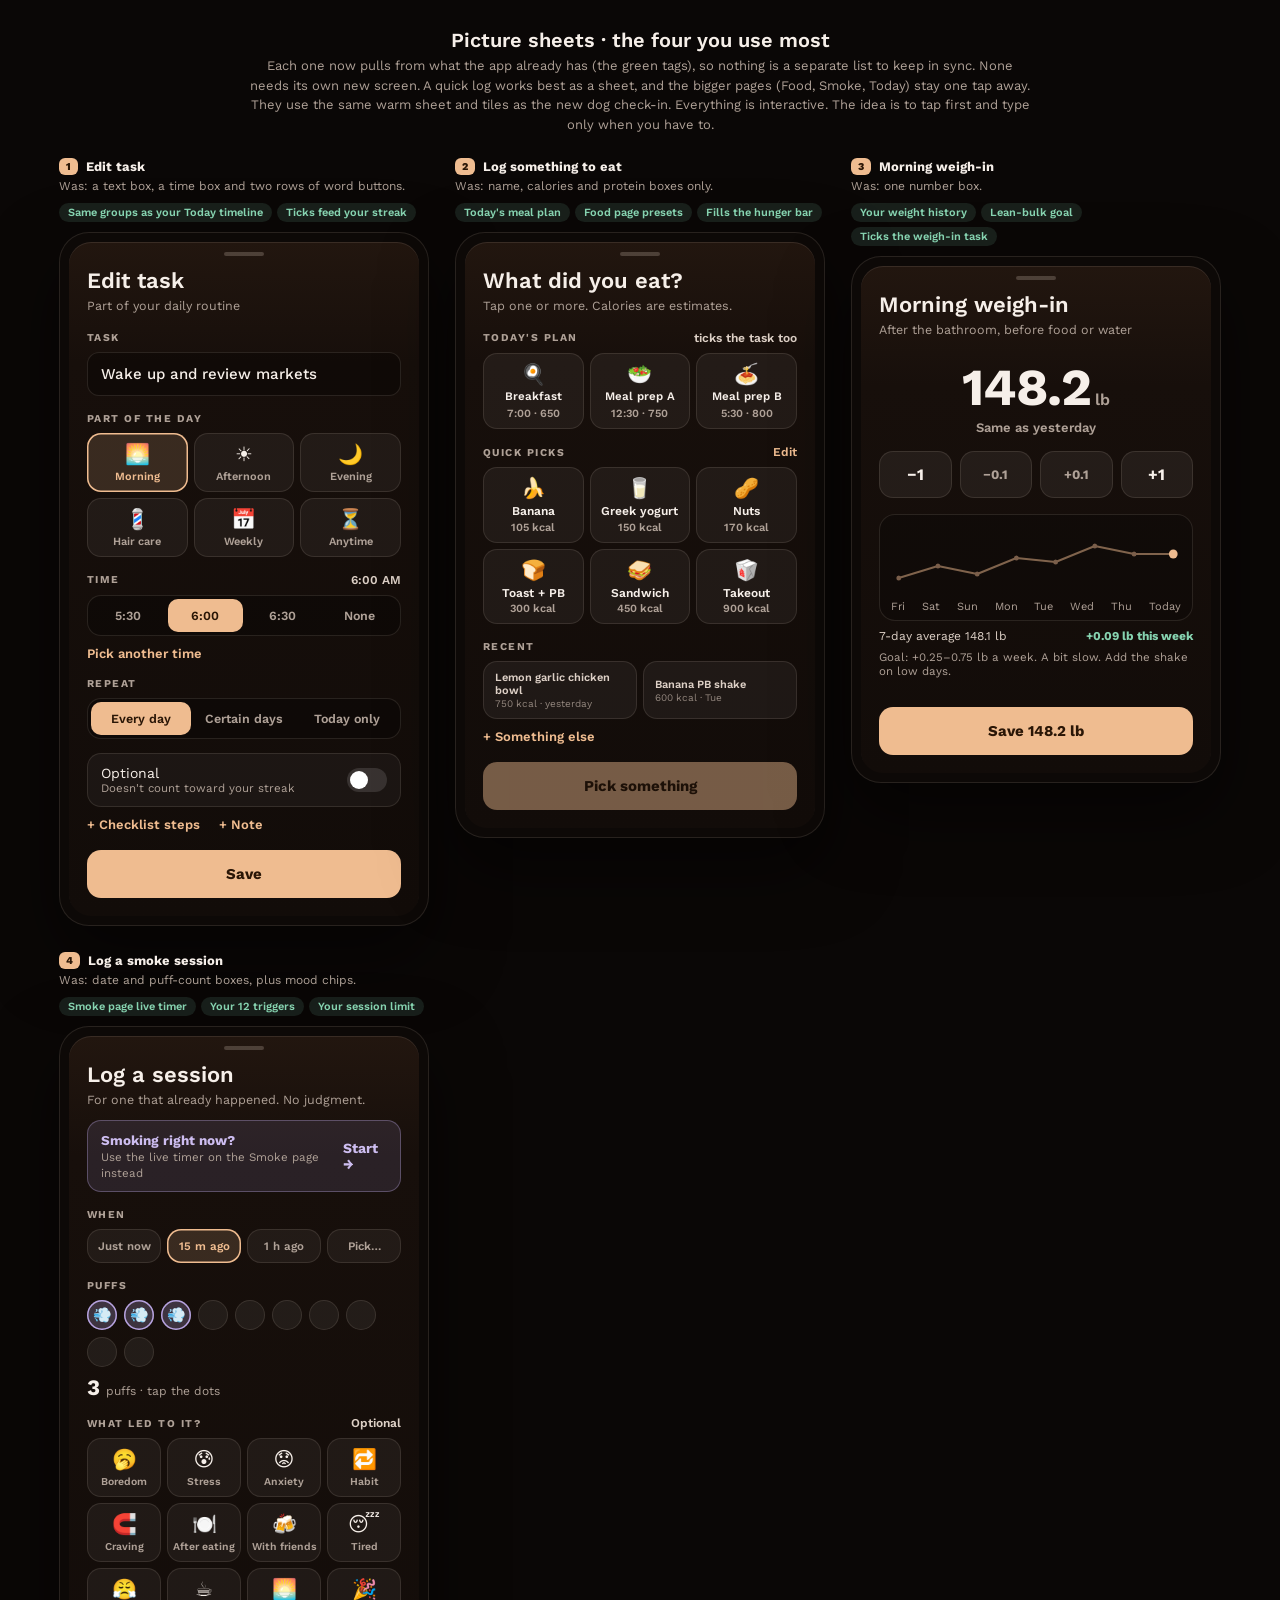
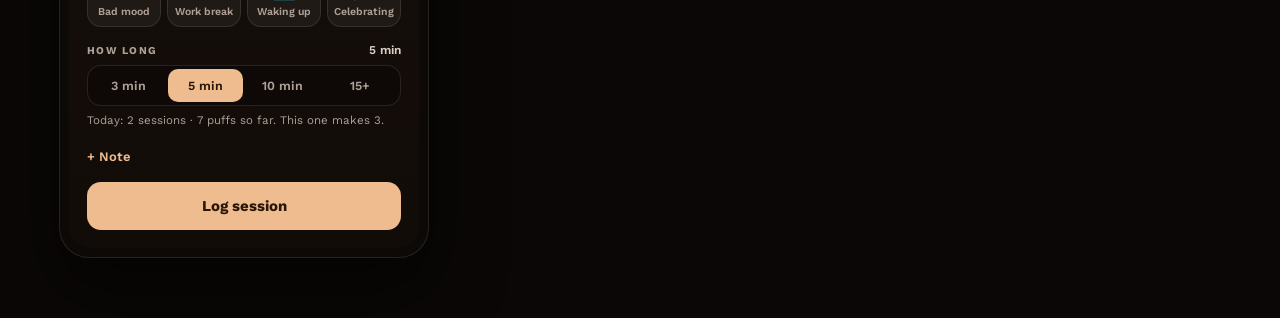
<file: mocks/sheets-v2.html>
<!doctype html><html lang="en"><head><meta charset="utf-8"><meta name="viewport" content="width=device-width,initial-scale=1">
<title>Picture Sheets</title>
<link rel="stylesheet" href="https://fonts.googleapis.com/css2?family=Work+Sans:wght@400;500;600;700;800&display=swap">
<style>
:root{--ink:#F6EFE9;--muted:#AFA197;--soft:#DDD0C6;--line:rgba(255,236,220,.11);--line2:rgba(255,236,220,.2);--peach:#EFBC90;--mint:#86D3B0;--rose:#EE8E86;--sky:#9FD4F7;--f:"Work Sans",system-ui,sans-serif}
*{box-sizing:border-box}body{margin:0;background:#0A0706;color:var(--ink);font:400 14px var(--f);padding:28px 16px 60px}button,input{font:inherit;color:inherit}button{cursor:pointer}
h1{text-align:center;font-size:20px;font-weight:600;margin:0 0 4px}.lead{text-align:center;color:var(--muted);font-size:13px;margin:0 auto 24px;max-width:780px;line-height:1.5}
.grid{display:grid;grid-template-columns:repeat(auto-fit,minmax(330px,370px));gap:26px;justify-content:center;align-items:start}
.cap{font-size:13px;font-weight:700;margin:0 0 4px;display:flex;gap:8px;align-items:center}.n{font-size:10.5px;font-weight:800;background:var(--peach);color:#2A1606;border-radius:6px;padding:2px 7px}
.was{font-size:12px;color:var(--muted);margin:0 0 10px}
.phone{border-radius:30px;background:#0D0907;padding:10px;box-shadow:0 30px 70px rgba(0,0,0,.5),inset 0 0 0 1px var(--line)}
.sheet{border-radius:22px;padding:10px 18px 18px;background:linear-gradient(180deg,#22160F 0%,#170F0B 120px,#120C09 100%);box-shadow:inset 0 1px 0 rgba(255,236,220,.1)}
.grab{width:40px;height:4px;border-radius:4px;background:var(--line2);margin:0 auto 12px}
.sh{font-size:22px;font-weight:600;margin:0}.sd{color:var(--muted);font-size:12.5px;margin:4px 0 0;line-height:1.4}
.lab{font-size:10.5px;font-weight:700;letter-spacing:.14em;text-transform:uppercase;color:var(--muted);margin:16px 0 8px;display:flex;justify-content:space-between;align-items:center}.lab b{letter-spacing:0;text-transform:none;font-size:12px;color:var(--soft);font-weight:600}
.inp{width:100%;background:rgba(0,0,0,.28);border:1px solid var(--line);border-radius:12px;padding:12px 13px;font-size:15px;font-weight:500}.inp:focus{outline:none;border-color:rgba(239,188,144,.6)}
.t{display:grid;gap:6px}.t3{grid-template-columns:repeat(3,1fr)}.t2{grid-template-columns:1fr 1fr}.t4{grid-template-columns:repeat(4,1fr)}
.tile{border:0;border-radius:14px;padding:10px 4px 9px;background:rgba(255,255,255,.05);box-shadow:inset 0 0 0 1px var(--line);text-align:center;transition:transform .12s,background .2s,box-shadow .2s}
.tile:active{transform:scale(.95)}.tile i{display:block;font-style:normal;font-size:20px;line-height:1.15}.tile small{display:block;font-size:11px;font-weight:600;color:var(--muted);margin-top:4px}.tile em{display:block;font-style:normal;font-size:10px;color:var(--muted);opacity:.8;margin-top:1px}
.tile.on{background:rgba(239,188,144,.16);box-shadow:inset 0 0 0 1.5px var(--peach)}.tile.on small{color:var(--peach)}
.seg{display:flex;gap:3px;padding:4px;border-radius:14px;background:rgba(0,0,0,.28);box-shadow:inset 0 0 0 1px var(--line)}.seg button{flex:1;border:0;background:none;border-radius:10px;padding:9px 2px;font-weight:600;font-size:12.5px;color:var(--muted);transition:background .2s,color .2s}.seg button.on{background:var(--peach);color:#2A1606}
.days{display:flex;justify-content:space-between;gap:4px}.days button{width:38px;height:38px;border-radius:50%;border:0;background:rgba(255,255,255,.05);box-shadow:inset 0 0 0 1px var(--line);font-weight:700;font-size:13px;color:var(--muted);transition:.2s}.days button.on{background:var(--peach);color:#2A1606;box-shadow:none}
.hint{font-size:11.5px;color:var(--muted);margin-top:7px}
.save{width:100%;border:0;border-radius:14px;padding:15px;font-weight:700;font-size:15px;background:var(--peach);color:#2A1606;margin-top:18px}
.ghost{border:0;background:none;color:var(--peach);font-weight:600;font-size:13px;padding:10px 0 0}
.tog{display:flex;align-items:center;justify-content:space-between;gap:10px;width:100%;border:0;margin-top:14px;padding:12px 14px;border-radius:14px;background:rgba(255,255,255,.04);box-shadow:inset 0 0 0 1px var(--line);text-align:left}.tog small{display:block;font-size:11.5px;color:var(--muted)}.tog i{width:40px;height:24px;border-radius:12px;background:rgba(255,255,255,.12);position:relative;flex:none;transition:.2s}.tog i:after{content:"";position:absolute;top:3px;left:3px;width:18px;height:18px;border-radius:50%;background:#fff;transition:.2s}.tog.on i{background:var(--mint)}.tog.on i:after{left:19px}
/* food */
.qt{grid-template-columns:repeat(3,1fr)}.qt .tile b{display:block;font-size:12px;font-weight:600;color:var(--ink);margin-top:4px;line-height:1.2}.qt .tile small{margin-top:2px}
.qt .tile.on{background:rgba(134,211,176,.14);box-shadow:inset 0 0 0 1.5px var(--mint)}.qt .tile.on small{color:var(--mint)}
.est{display:flex;align-items:center;gap:8px;margin-top:6px}.est .inp{text-align:center}.stp{width:44px;height:44px;flex:none;border:0;border-radius:12px;background:rgba(255,255,255,.07);font-size:18px;font-weight:700}
.size{margin-top:6px}
.tot{display:flex;justify-content:space-between;align-items:center;margin-top:14px;padding:12px 14px;border-radius:14px;background:rgba(239,188,144,.08);box-shadow:inset 0 0 0 1px rgba(239,188,144,.25)}.tot b{font-size:18px}.tot span{font-size:12px;color:var(--soft)}
/* weigh */
.big{text-align:center;margin-top:18px}.big b{font-size:52px;font-weight:700;letter-spacing:-.02em}.big span{font-size:16px;color:var(--muted);font-weight:600;margin-left:4px}
.delta{text-align:center;font-size:13px;font-weight:600;margin-top:2px}.up{color:var(--mint)}.dn{color:var(--rose)}.flat{color:var(--muted)}
.wst{display:flex;gap:8px;margin-top:16px}.wst button{flex:1;border:0;border-radius:14px;padding:14px 0;font-size:16px;font-weight:700;background:rgba(255,255,255,.06);box-shadow:inset 0 0 0 1px var(--line)}.wst button:active{transform:scale(.95)}.wst .s{font-size:13px;color:var(--muted)}
.spark{margin-top:16px;border-radius:16px;padding:12px 12px 8px;background:rgba(0,0,0,.22);box-shadow:inset 0 0 0 1px var(--line)}.spark svg{width:100%;height:70px;display:block}.spark .row{display:flex;justify-content:space-between;font-size:11px;color:var(--muted);margin-top:4px}.goal{font-size:12px;color:var(--soft);margin-top:8px;display:flex;justify-content:space-between}.goal b{color:var(--mint)}
/* smoke */
.when{grid-template-columns:repeat(4,1fr)}.when .tile{padding:10px 2px}.when .tile small{margin-top:0;font-size:11.5px}
.puffs{display:flex;flex-wrap:wrap;gap:7px;margin-top:2px;min-height:34px;align-items:center}.pf{width:30px;height:30px;border-radius:50%;border:0;background:rgba(255,255,255,.06);box-shadow:inset 0 0 0 1px var(--line);font-size:15px;display:grid;place-items:center;transition:.2s}.pf.f{background:rgba(183,163,224,.25);box-shadow:inset 0 0 0 1.5px #B7A3E0}
.pctl{display:flex;justify-content:space-between;align-items:center;margin-top:8px}.pctl b{font-size:22px}.pctl small{color:var(--muted);font-size:12px;margin-left:6px}.pctl .stp{width:40px;height:40px}
.lim{height:6px;border-radius:6px;background:rgba(255,255,255,.07);margin-top:10px;overflow:hidden}.lim i{display:block;height:100%;border-radius:6px;transition:width .3s,background .3s}
.moods{grid-template-columns:repeat(4,1fr)}.moods .tile small{font-size:10.5px}
.link{display:flex;flex-wrap:wrap;gap:5px;margin:0 0 10px}.link span{font-size:11px;font-weight:600;padding:3px 9px;border-radius:999px;background:rgba(134,211,176,.12);color:var(--mint)}
.live{display:flex;align-items:center;gap:10px;width:100%;border:0;margin-top:12px;padding:12px 14px;border-radius:14px;background:rgba(183,163,224,.12);box-shadow:inset 0 0 0 1px rgba(183,163,224,.35);text-align:left}.live b{display:block;font-size:13.5px;color:#CDBDF0}.live small{font-size:11.5px;color:var(--muted)}.live em{margin-left:auto;font-style:normal;font-weight:700;color:#CDBDF0}
.plan{grid-template-columns:repeat(3,1fr)}.plan .tile b{display:block;font-size:11.5px;font-weight:600;color:var(--ink);margin-top:4px;line-height:1.2}.plan .tile.on{background:rgba(134,211,176,.14);box-shadow:inset 0 0 0 1.5px var(--mint)}.plan .tile.on small{color:var(--mint)}
</style></head><body>
<h1>Picture sheets · the four you use most</h1>
<p class="lead">Each one now pulls from what the app already has (the green tags), so nothing is a separate list to keep in sync. None needs its own new screen. A quick log works best as a sheet, and the bigger pages (Food, Smoke, Today) stay one tap away. They use the same warm sheet and tiles as the new dog check-in. Everything is interactive. The idea is to tap first and type only when you have to.</p>
<div class="grid">
 <div><p class="cap"><span class="n">1</span>Edit task</p><p class="was">Was: a text box, a time box and two rows of word buttons.</p><div class="link"><span>Same groups as your Today timeline</span><span>Ticks feed your streak</span></div><div class="phone"><div class="sheet" id="s1"></div></div></div>
 <div><p class="cap"><span class="n">2</span>Log something to eat</p><p class="was">Was: name, calories and protein boxes only.</p><div class="link"><span>Today's meal plan</span><span>Food page presets</span><span>Fills the hunger bar</span></div><div class="phone"><div class="sheet" id="s2"></div></div></div>
 <div><p class="cap"><span class="n">3</span>Morning weigh-in</p><p class="was">Was: one number box.</p><div class="link"><span>Your weight history</span><span>Lean-bulk goal</span><span>Ticks the weigh-in task</span></div><div class="phone"><div class="sheet" id="s3"></div></div></div>
 <div><p class="cap"><span class="n">4</span>Log a smoke session</p><p class="was">Was: date and puff-count boxes, plus mood chips.</p><div class="link"><span>Smoke page live timer</span><span>Your 12 triggers</span><span>Your session limit</span></div><div class="phone"><div class="sheet" id="s4"></div></div></div>
</div>
<script>
const $=id=>document.getElementById(id);
/* 1 · task */
const T={rep:"every",days:[1,2,3,4,5],part:"morning",time:"6:00 AM",opt:false};
const PARTS=[["morning","🌅","Morning"],["afternoon","☀️","Afternoon"],["evening","🌙","Evening"],["hair","💈","Hair care"],["weekly","📅","Weekly"],["anytime","⏳","Anytime"]];
function d1(){s1.innerHTML=`<div class="grab"></div><p class="sh">Edit task</p><p class="sd">Part of your daily routine</p>
 <div class="lab">Task</div><input class="inp" value="Wake up and review markets">
 <div class="lab">Part of the day</div><div class="t t3">${PARTS.map(([v,i,l])=>`<button class="tile ${T.part===v?"on":""}" data-p="${v}"><i>${i}</i><small>${l}</small></button>`).join("")}</div>
 <div class="lab">Time <b>${T.time||"No set time"}</b></div><div class="seg">${["5:30 AM","6:00 AM","6:30 AM","None"].map(x=>`<button class="${(T.time||"None")===x?"on":""}" data-tm="${x}">${x.replace(" AM","")}</button>`).join("")}</div><button class="ghost">Pick another time</button>
 <div class="lab">Repeat</div><div class="seg">${[["every","Every day"],["days","Certain days"],["once","Today only"]].map(([v,l])=>`<button class="${T.rep===v?"on":""}" data-r="${v}">${l}</button>`).join("")}</div>
 ${T.rep==="days"?`<div class="days" style="margin-top:10px">${["S","M","T","W","T","F","S"].map((d,i)=>`<button class="${T.days.includes(i)?"on":""}" data-d="${i}">${d}</button>`).join("")}</div><p class="hint">${T.days.length===5&&!T.days.includes(0)&&!T.days.includes(6)?"Weekdays":T.days.length+" days a week"}</p>`:""}
 <button class="tog ${T.opt?"on":""}" id="t-opt"><span>Optional<small>Doesn't count toward your streak</small></span><i></i></button>
 <button class="ghost">+ Checklist steps</button> <button class="ghost" style="margin-left:14px">+ Note</button>
 <button class="save">Save</button>`;
 s1.querySelectorAll("[data-p]").forEach(b=>b.onclick=()=>{T.part=b.dataset.p;d1()});s1.querySelectorAll("[data-tm]").forEach(b=>b.onclick=()=>{T.time=b.dataset.tm==="None"?"":b.dataset.tm;d1()});
 s1.querySelectorAll("[data-r]").forEach(b=>b.onclick=()=>{T.rep=b.dataset.r;d1()});s1.querySelectorAll("[data-d]").forEach(b=>b.onclick=()=>{const i=+b.dataset.d;T.days=T.days.includes(i)?T.days.filter(x=>x!==i):[...T.days,i];d1()});$("t-opt").onclick=()=>{T.opt=!T.opt;d1()}}
/* 2 · food */
const PLAN=[["🍳","Breakfast","7:00",650,40],["🥗","Meal prep A","12:30",750,50],["🍝","Meal prep B","5:30",800,50]];const P=[["🍌","Banana",105,1],["🥛","Greek yogurt",150,15],["🥜","Nuts",170,6],["🍞","Toast + PB",300,10],["🥪","Sandwich",450,25],["🥡","Takeout",900,35]];
const F={sel:[],plan:[],other:false,size:1,kc:500};
function d2(){const tk=F.plan.reduce((a,i)=>a+PLAN[i][3],0)+F.sel.reduce((a,i)=>a+P[i][2],0)+(F.other?Math.round(F.kc*[.6,1,1.5][F.size]):0),tp=F.plan.reduce((a,i)=>a+PLAN[i][4],0)+F.sel.reduce((a,i)=>a+P[i][3],0)+(F.other?Math.round(F.kc/18*[.6,1,1.5][F.size]):0);
 s2.innerHTML=`<div class="grab"></div><p class="sh">What did you eat?</p><p class="sd">Tap one or more. Calories are estimates.</p>
 <div class="lab">Today's plan <b>ticks the task too</b></div><div class="t plan">${PLAN.map(([e,n,t,k],i)=>`<button class="tile ${F.plan.includes(i)?"on":""}" data-pl="${i}"><i>${e}</i><b>${n}</b><small>${F.plan.includes(i)?"✓ Ate":t+" · "+k}</small></button>`).join("")}</div>
 <div class="lab">Quick picks <b style="color:var(--peach)">Edit</b></div><div class="t qt">${P.map(([e,n,k],i)=>`<button class="tile ${F.sel.includes(i)?"on":""}" data-q="${i}"><i>${e}</i><b>${n}</b><small>${k} kcal</small></button>`).join("")}</div>
 <div class="lab">Recent</div><div class="t t2"><button class="tile" style="text-align:left;padding:10px 12px" data-rc="0"><small style="margin:0;color:var(--soft)">Lemon garlic chicken bowl</small><em>750 kcal · yesterday</em></button><button class="tile" style="text-align:left;padding:10px 12px" data-rc="1"><small style="margin:0;color:var(--soft)">Banana PB shake</small><em>600 kcal · Tue</em></button></div>
 ${F.other?`<div class="lab">Something else</div><input class="inp" placeholder="Chicken wrap, burrito…">
  <div class="lab">How big?</div><div class="seg size">${["Snack","Meal","Big meal"].map((l,i)=>`<button class="${F.size===i?"on":""}" data-sz="${i}">${l}</button>`).join("")}</div>
  <div class="est"><button class="stp" data-k="-50">−</button><input class="inp" value="${Math.round(F.kc*[.6,1,1.5][F.size])} kcal" readonly><button class="stp" data-k="50">+</button></div>`:`<button class="ghost" id="f-oth">+ Something else</button>`}
 ${tk?`<div class="tot"><span>Logging</span><span><b>${tk.toLocaleString()}</b> kcal · ${tp} g protein</span></div>`:""}
 <button class="save" style="${tk?"":"opacity:.45"}">${tk?"Log it":"Pick something"}</button>`;
 s2.querySelectorAll("[data-pl]").forEach(b=>b.onclick=()=>{const i=+b.dataset.pl;F.plan=F.plan.includes(i)?F.plan.filter(x=>x!==i):[...F.plan,i];d2()});s2.querySelectorAll("[data-q]").forEach(b=>b.onclick=()=>{const i=+b.dataset.q;F.sel=F.sel.includes(i)?F.sel.filter(x=>x!==i):[...F.sel,i];d2()});
 const o=$("f-oth");if(o)o.onclick=()=>{F.other=true;d2()};s2.querySelectorAll("[data-sz]").forEach(b=>b.onclick=()=>{F.size=+b.dataset.sz;d2()});s2.querySelectorAll("[data-k]").forEach(b=>b.onclick=()=>{F.kc=Math.max(50,F.kc+ +b.dataset.k/[.6,1,1.5][F.size]);d2()})}
/* 3 · weigh */
const HIST=[147.6,147.9,147.7,148.1,148.0,148.4,148.2],W={v:148.2};
function d3(){const y=HIST[HIST.length-1],dl=+(W.v-y).toFixed(1),all=[...HIST,W.v],mn=Math.min(...all)-.3,mx=Math.max(...all)+.3,X=i=>8+i*(284/7),Y=v=>64-(v-mn)/(mx-mn)*56;
 const avg=a=>a.reduce((s,x)=>s+x,0)/a.length,a7=avg(all.slice(-7)),a0=avg(HIST.slice(0,7)),wk=+(a7-a0).toFixed(2);
 s3.innerHTML=`<div class="grab"></div><p class="sh">Morning weigh-in</p><p class="sd">After the bathroom, before food or water</p>
 <div class="big"><b>${W.v.toFixed(1)}</b><span>lb</span></div><div class="delta ${dl>0?"up":dl<0?"dn":"flat"}">${dl>0?"▲ +"+dl:dl<0?"▼ "+dl:"Same as"} ${dl?"from yesterday":"yesterday"}</div>
 <div class="wst"><button data-w="-1">−1</button><button data-w="-.1" class="s">−0.1</button><button data-w=".1" class="s">+0.1</button><button data-w="1">+1</button></div>
 <div class="spark"><svg viewBox="0 0 300 70" preserveAspectRatio="none"><polyline points="${all.map((v,i)=>X(i)+","+Y(v)).join(" ")}" fill="none" stroke="rgba(239,188,144,.5)" stroke-width="2" stroke-linejoin="round"/>${all.map((v,i)=>`<circle cx="${X(i)}" cy="${Y(v)}" r="${i===7?4.5:2.5}" fill="${i===7?"#EFBC90":"#7A5E4A"}"/>`).join("")}</svg>
  <div class="row">${["Fri","Sat","Sun","Mon","Tue","Wed","Thu","Today"].map(d=>`<span>${d}</span>`).join("")}</div></div>
 <div class="goal"><span>7-day average ${a7.toFixed(1)} lb</span><b>${wk>=0?"+":""}${wk} lb this week</b></div><p class="hint">Goal: +0.25–0.75 lb a week. ${wk>=.25&&wk<=.75?"Right on track.":wk<.25?"A bit slow. Add the shake on low days.":"A little fast. Ease off slightly."}</p>
 <button class="save">Save ${W.v.toFixed(1)} lb</button>`;
 s3.querySelectorAll("[data-w]").forEach(b=>b.onclick=()=>{W.v=Math.round((W.v+ +b.dataset.w)*10)/10;d3()})}
/* 4 · smoke */
const SMK={when:1,len:1,puffs:3,moods:[]};const MO=[["🥱","Boredom"],["😰","Stress"],["😟","Anxiety"],["🔁","Habit"],["🧲","Craving"],["🍽️","After eating"],["🍻","With friends"],["😴","Tired"],["😤","Bad mood"],["☕","Work break"],["🌅","Waking up"],["🎉","Celebrating"]];
function d4(){const L=[3,5,10,15][SMK.len];
 s4.innerHTML=`<div class="grab"></div><p class="sh">Log a session</p><p class="sd">For one that already happened. No judgment.</p>
 <button class="live"><span><b>Smoking right now?</b><small>Use the live timer on the Smoke page instead</small></span><em>Start →</em></button>
 <div class="lab">When</div><div class="t when">${["Just now","15 m ago","1 h ago","Pick…"].map((l,i)=>`<button class="tile ${SMK.when===i?"on":""}" data-wh="${i}"><small>${l}</small></button>`).join("")}</div>
 <div class="lab">Puffs</div><div class="puffs">${[...Array(Math.max(10,SMK.puffs+1))].map((_,i)=>`<button class="pf ${i<SMK.puffs?"f":""}" data-pf="${i}">${i<SMK.puffs?"💨":""}</button>`).join("")}</div>
 <div class="pctl"><span><b>${SMK.puffs}</b><small>puffs · tap the dots</small></span></div>
 <div class="lab">What led to it? <b>${SMK.moods.length?SMK.moods.length+" picked":"Optional"}</b></div><div class="t moods">${MO.map(([e,l],i)=>`<button class="tile ${SMK.moods.includes(i)?"on":""}" data-m="${i}"><i>${e}</i><small>${l}</small></button>`).join("")}</div>
 <div class="lab">How long <b>${L} min${L>5?" · over your 5 min limit":""}</b></div><div class="seg">${["3 min","5 min","10 min","15+"].map((l,i)=>`<button class="${SMK.len===i?"on":""}" data-ln="${i}">${l}</button>`).join("")}</div>
 <p class="hint">Today: 2 sessions · 7 puffs so far. This one makes 3.</p>
 <button class="ghost">+ Note</button>
 <button class="save">Log session</button>`;
 s4.querySelectorAll("[data-ln]").forEach(b=>b.onclick=()=>{SMK.len=+b.dataset.ln;d4()});s4.querySelectorAll("[data-wh]").forEach(b=>b.onclick=()=>{SMK.when=+b.dataset.wh;d4()});s4.querySelectorAll("[data-pf]").forEach(b=>b.onclick=()=>{const i=+b.dataset.pf;SMK.puffs=SMK.puffs===i+1?i:i+1;d4()});
 s4.querySelectorAll("[data-m]").forEach(b=>b.onclick=()=>{const i=+b.dataset.m;SMK.moods=SMK.moods.includes(i)?SMK.moods.filter(x=>x!==i):[...SMK.moods,i];d4()})}
d1();d2();d3();d4();
</script></body></html>
</file>
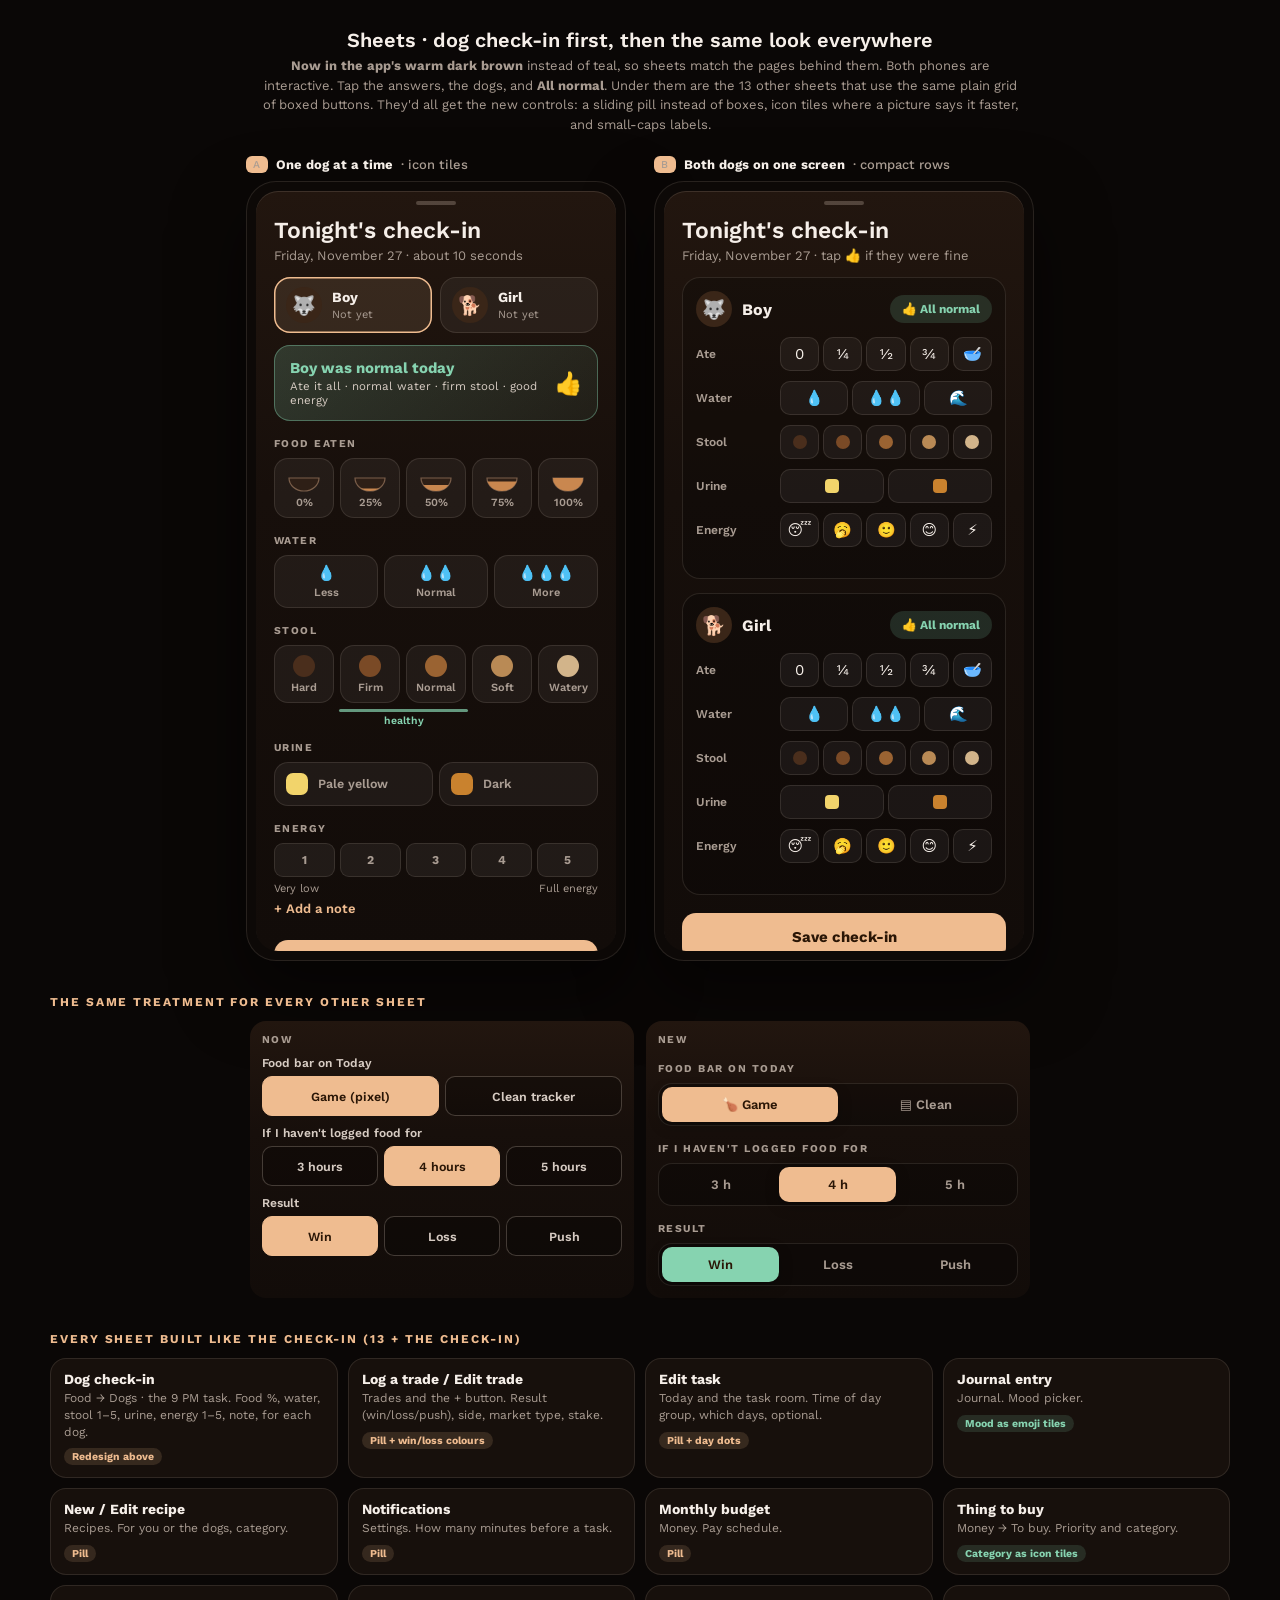
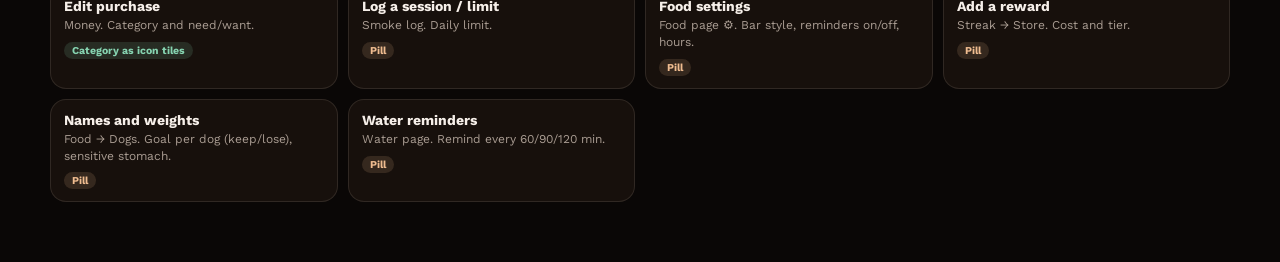
<file: mocks/sheets.html>
<!doctype html><html lang="en"><head><meta charset="utf-8"><meta name="viewport" content="width=device-width,initial-scale=1">
<title>Sheet Redesign</title>
<link rel="stylesheet" href="https://fonts.googleapis.com/css2?family=Work+Sans:wght@400;500;600;700;800&display=swap">
<style>
:root{--ink:#F6EFE9;--muted:#A99C92;--soft:#D6CBC2;--line:rgba(255,236,220,.11);--line2:rgba(255,236,220,.22);--peach:#EFBC90;--mint:#86D3B0;--rose:#EE8E86;--sky:#9FD4F7;--sheet:linear-gradient(180deg,#22160F 0%,#170F0B 40%,#120C09 100%);--f:"Work Sans",system-ui,sans-serif}
*{box-sizing:border-box}body{margin:0;background:#0A0706;color:var(--ink);font:400 14px var(--f);padding:28px 16px 60px}
button{font:inherit;color:inherit;cursor:pointer}
h1{text-align:center;font-size:20px;font-weight:600;margin:0 0 4px}.lead{text-align:center;color:var(--muted);font-size:13px;margin:0 auto 22px;max-width:760px;line-height:1.5}
h2.sect{max-width:1180px;margin:34px auto 12px;font-size:12px;letter-spacing:.16em;text-transform:uppercase;color:var(--peach)}
.row{display:flex;gap:28px;justify-content:center;flex-wrap:wrap;align-items:flex-start}
.col{width:min(380px,100%)}.cap{font-size:13px;font-weight:700;margin:0 0 8px;display:flex;gap:8px;align-items:center}.cap span{font-weight:500;color:var(--muted)}
.tag{font-size:10.5px;font-weight:800;letter-spacing:.08em;background:var(--peach);color:#2A1606;border-radius:6px;padding:2px 7px}
.phone{border-radius:30px;background:#0D0907;padding:10px;box-shadow:0 30px 70px rgba(0,0,0,.5),inset 0 0 0 1px var(--line)}
.sheet{background:var(--sheet);box-shadow:inset 0 1px 0 rgba(255,236,220,.12);border-radius:22px;padding:10px 18px 18px;max-height:760px;overflow:auto;scrollbar-width:none;position:relative}
.grab{width:40px;height:4px;border-radius:4px;background:var(--line2);margin:0 auto 12px}
.sh{font-size:23px;font-weight:600;margin:0}.sd{color:var(--muted);font-size:13px;margin:4px 0 0}
/* ---------- shared new controls ---------- */
.lab{font-size:10.5px;font-weight:700;letter-spacing:.14em;text-transform:uppercase;color:var(--muted);margin:16px 0 8px;display:flex;justify-content:space-between}.lab b{letter-spacing:0;text-transform:none;font-size:12px;color:var(--soft);font-weight:600}
.seg{position:relative;display:flex;padding:4px;border-radius:14px;background:rgba(0,0,0,.28);box-shadow:inset 0 0 0 1px var(--line)}
.seg button{flex:1;position:relative;z-index:1;border:0;background:none;padding:10px 4px;border-radius:10px;font-weight:600;font-size:13px;color:var(--muted);transition:color .2s}
.seg button.on{color:#2A1606}.seg .pill{position:absolute;top:4px;bottom:4px;border-radius:10px;background:var(--peach);transition:left .3s cubic-bezier(.3,.8,.2,1),width .3s cubic-bezier(.3,.8,.2,1),background .25s;box-shadow:0 4px 14px rgba(0,0,0,.25)}
.tiles{display:grid;gap:6px}.tile{border:0;border-radius:14px;padding:10px 4px 9px;background:rgba(255,255,255,.05);box-shadow:inset 0 0 0 1px var(--line);text-align:center;transition:transform .12s,background .2s,box-shadow .2s}
.tile:active{transform:scale(.95)}.tile i{display:block;font-style:normal;font-size:20px;line-height:1.1}.tile small{display:block;font-size:11px;font-weight:600;color:var(--muted);margin-top:4px}
.tile.on{background:rgba(239,188,144,.16);box-shadow:inset 0 0 0 1.5px var(--peach)}.tile.on small{color:var(--peach)}
.save{width:100%;border:0;border-radius:14px;padding:15px;font-weight:700;font-size:15px;background:var(--peach);color:#2A1606;margin-top:18px}
.ghost{border:0;background:none;color:var(--peach);font-weight:600;font-size:13px;padding:6px 0}
/* ---------- check-in specific ---------- */
.dogs{display:flex;gap:8px;margin-top:14px}
.dog{flex:1;display:flex;align-items:center;gap:10px;border:0;border-radius:16px;padding:10px 12px;background:rgba(255,255,255,.05);box-shadow:inset 0 0 0 1px var(--line);text-align:left}
.dog.on{background:rgba(239,188,144,.12);box-shadow:inset 0 0 0 1.5px var(--peach)}
.av{width:36px;height:36px;border-radius:50%;display:grid;place-items:center;font-size:19px;background:#3A2618;flex:none}.dog b{display:block;font-size:14px}.dog small{font-size:11px;color:var(--muted)}.dog small.ok{color:var(--mint)}
.allok{width:100%;display:flex;align-items:center;justify-content:space-between;gap:10px;border:0;border-radius:16px;padding:14px 16px;margin-top:12px;background:linear-gradient(135deg,rgba(134,211,176,.2),rgba(134,211,176,.07));box-shadow:inset 0 0 0 1px rgba(134,211,176,.4);text-align:left}
.allok b{font-size:15px;color:var(--mint)}.allok small{display:block;font-size:11.5px;color:var(--soft);margin-top:2px}.allok em{font-style:normal;font-size:22px}
.allok.done{background:rgba(134,211,176,.25)}
/* bowl */
.bowls{grid-template-columns:repeat(5,1fr)}.bowl svg{width:34px;height:22px;display:block;margin:2px auto 0}
/* stool scale */
.scale{grid-template-columns:repeat(5,1fr);position:relative}.scale .tile i{width:22px;height:22px;border-radius:50%;margin:0 auto;font-size:0}
.zone{position:relative;margin-top:6px;height:16px;font-size:10.5px;color:var(--mint);font-weight:600}.zone:before{content:"";position:absolute;left:20%;width:40%;top:0;height:3px;border-radius:3px;background:var(--mint);opacity:.7}.zone span{position:absolute;left:20%;width:40%;text-align:center;top:5px}
.sw{grid-template-columns:1fr 1fr}.sw .tile{display:flex;align-items:center;gap:10px;padding:11px 12px;text-align:left}.sw .tile i{width:22px;height:22px;border-radius:7px;font-size:0;margin:0}.sw .tile small{margin:0;font-size:12.5px}
.batt{display:flex;gap:5px}.batt button{flex:1;border:0;height:34px;border-radius:9px;background:rgba(255,255,255,.06);box-shadow:inset 0 0 0 1px var(--line);font-weight:700;font-size:12px;color:var(--muted);transition:background .2s,color .2s}
.batt button.f{color:#0B3324}.battl{display:flex;justify-content:space-between;font-size:11px;color:var(--muted);margin-top:5px}
.water{grid-template-columns:repeat(3,1fr)}
.note{width:100%;margin-top:6px;background:rgba(0,0,0,.28);border:1px solid var(--line);border-radius:12px;padding:12px;color:var(--ink);font:500 14px var(--f)}
.sum{display:flex;gap:6px;flex-wrap:wrap;margin-top:12px}.sum span{font-size:11.5px;padding:4px 9px;border-radius:999px;background:rgba(255,255,255,.06);color:var(--soft)}.sum span.w{background:rgba(238,142,134,.15);color:var(--rose)}
/* option B: per-dog stacked cards, compact rows */
.dcard{margin-top:14px;border-radius:18px;padding:14px;background:rgba(0,0,0,.22);box-shadow:inset 0 0 0 1px var(--line)}
.dhead{display:flex;align-items:center;gap:10px}.dhead b{font-size:16px;flex:1}.mini{border:0;border-radius:999px;padding:7px 12px;font-size:12px;font-weight:700;background:rgba(134,211,176,.16);color:var(--mint)}.mini.done{background:var(--mint);color:#0B3324}
.qrow{display:grid;grid-template-columns:74px 1fr;align-items:center;gap:10px;margin-top:10px}.qrow>span{font-size:12px;font-weight:600;color:var(--muted)}
.chips{display:flex;gap:4px}.chips button{flex:1;border:0;border-radius:10px;padding:8px 0;font-size:15px;background:rgba(255,255,255,.05);box-shadow:inset 0 0 0 1px var(--line);transition:background .2s}
.chips button.on{background:rgba(239,188,144,.2);box-shadow:inset 0 0 0 1.5px var(--peach)}
.hint{font-size:11px;color:var(--muted);margin-top:4px;text-align:right;min-height:14px}
/* inventory */
.inv{max-width:1180px;margin:0 auto;display:grid;grid-template-columns:repeat(auto-fill,minmax(250px,1fr));gap:10px}
.it{border-radius:16px;padding:13px 14px;background:#17100C;box-shadow:inset 0 0 0 1px var(--line)}
.it b{display:block;font-size:14px}.it small{display:block;color:var(--muted);font-size:12px;margin-top:3px;line-height:1.4}.it em{display:inline-block;font-style:normal;font-size:10.5px;font-weight:700;margin-top:8px;padding:2px 8px;border-radius:999px;background:rgba(239,188,144,.14);color:var(--peach)}
.it em.m{background:rgba(134,211,176,.14);color:var(--mint)}
/* before/after */
.ba{display:grid;grid-template-columns:1fr 1fr;gap:12px}.ba>div{border-radius:16px;padding:12px;background:var(--sheet)}.ba h6{margin:0 0 8px;font-size:10.5px;letter-spacing:.14em;text-transform:uppercase;color:var(--muted)}
.old{display:flex;gap:6px}.old button{flex:1;min-height:40px;border-radius:10px;border:1px solid var(--line2);background:rgba(0,0,0,.22);font-size:12.5px;font-weight:600;color:var(--soft)}.old button.on{background:var(--peach);border-color:var(--peach);color:#2A1606}
.fld{margin-top:10px}.fld label{display:block;font-size:12px;font-weight:600;color:var(--soft);margin-bottom:6px}
@media (max-width:640px){.ba{grid-template-columns:1fr}}
</style></head><body>
<h1>Sheets · dog check-in first, then the same look everywhere</h1>
<p class="lead"><b>Now in the app's warm dark brown</b> instead of teal, so sheets match the pages behind them. Both phones are interactive. Tap the answers, the dogs, and <b>All normal</b>. Under them are the 13 other sheets that use the same plain grid of boxed buttons. They'd all get the new controls: a sliding pill instead of boxes, icon tiles where a picture says it faster, and small-caps labels.</p>

<div class="row">
 <div class="col"><p class="cap"><span class="tag">A</span>One dog at a time <span>· icon tiles</span></p>
  <div class="phone"><div class="sheet" id="A"></div></div></div>
 <div class="col"><p class="cap"><span class="tag">B</span>Both dogs on one screen <span>· compact rows</span></p>
  <div class="phone"><div class="sheet" id="B"></div></div></div>
</div>

<h2 class="sect">The same treatment for every other sheet</h2>
<div class="row"><div style="width:min(780px,100%)"><div class="ba">
 <div><h6>Now</h6><div class="fld"><label>Food bar on Today</label><div class="old"><button class="on">Game (pixel)</button><button>Clean tracker</button></div></div><div class="fld"><label>If I haven't logged food for</label><div class="old"><button>3 hours</button><button class="on">4 hours</button><button>5 hours</button></div></div><div class="fld"><label>Result</label><div class="old"><button class="on">Win</button><button>Loss</button><button>Push</button></div></div></div>
 <div><h6>New</h6><div class="lab">Food bar on Today</div><div class="seg" data-seg><button class="on">🍗 Game</button><button>▤ Clean</button></div><div class="lab">If I haven't logged food for</div><div class="seg" data-seg><button>3 h</button><button class="on">4 h</button><button>5 h</button></div><div class="lab">Result</div><div class="seg" data-seg data-wl><button class="on">Win</button><button>Loss</button><button>Push</button></div></div>
</div></div></div>

<h2 class="sect">Every sheet built like the check-in (13 + the check-in)</h2>
<div class="inv">
 <div class="it"><b>Dog check-in</b><small>Food → Dogs · the 9 PM task. Food %, water, stool 1–5, urine, energy 1–5, note, for each dog.</small><em>Redesign above</em></div>
 <div class="it"><b>Log a trade / Edit trade</b><small>Trades and the + button. Result (win/loss/push), side, market type, stake.</small><em>Pill + win/loss colours</em></div>
 <div class="it"><b>Edit task</b><small>Today and the task room. Time of day group, which days, optional.</small><em>Pill + day dots</em></div>
 <div class="it"><b>Journal entry</b><small>Journal. Mood picker.</small><em class="m">Mood as emoji tiles</em></div>
 <div class="it"><b>New / Edit recipe</b><small>Recipes. For you or the dogs, category.</small><em>Pill</em></div>
 <div class="it"><b>Notifications</b><small>Settings. How many minutes before a task.</small><em>Pill</em></div>
 <div class="it"><b>Monthly budget</b><small>Money. Pay schedule.</small><em>Pill</em></div>
 <div class="it"><b>Thing to buy</b><small>Money → To buy. Priority and category.</small><em class="m">Category as icon tiles</em></div>
 <div class="it"><b>Edit purchase</b><small>Money. Category and need/want.</small><em class="m">Category as icon tiles</em></div>
 <div class="it"><b>Log a session / limit</b><small>Smoke log. Daily limit.</small><em>Pill</em></div>
 <div class="it"><b>Food settings</b><small>Food page ⚙. Bar style, reminders on/off, hours.</small><em>Pill</em></div>
 <div class="it"><b>Add a reward</b><small>Streak → Store. Cost and tier.</small><em>Pill</em></div>
 <div class="it"><b>Names and weights</b><small>Food → Dogs. Goal per dog (keep/lose), sensitive stomach.</small><em>Pill</em></div>
 <div class="it"><b>Water reminders</b><small>Water page. Remind every 60/90/120 min.</small><em>Pill</em></div>
</div>

<script>
const DOGS=[{id:"b",name:"Boy",av:"🐺"},{id:"g",name:"Girl",av:"🐕"}];
const NORMAL={food:100,water:"normal",stool:3,urine:"yellow",energy:4};
const st={A:{cur:"b",b:{},g:{}},B:{b:{},g:{}}};
const STOOL=[["#4A2E1C","Hard"],["#7A4A26","Firm"],["#9A6332","Normal"],["#B98A55","Soft"],["#D2B48A","Watery"]];
const bowl=p=>`<svg viewBox="0 0 34 22"><path d="M2 8h30a15 13 0 0 1-30 0z" fill="#2E1F16" stroke="#7A5E4A" stroke-width="1.2"/>${p?`<clipPath id="c${p}"><path d="M2 8h30a15 13 0 0 1-30 0z"/></clipPath><rect x="0" y="${8+14*(1-p/100)}" width="34" height="14" fill="#C9874F" clip-path="url(#c${p})"/>`:""}</svg>`;
const done=d=>Object.keys(d).length>=5;
const flags=d=>{const w=[];if(d.food===0)w.push("Ate nothing");if(d.stool===5)w.push("Watery stool");if(d.energy===1)w.push("Very low energy");if(d.urine==="dark")w.push("Dark urine");if(d.water==="low")w.push("Drinking less");return w};
function batt(d){return`<div class="batt">${[1,2,3,4,5].map(n=>`<button data-k="energy" data-v="${n}" class="${d.energy>=n?"f":""}" style="${d.energy>=n?`background:${["#EE8E86","#EFA98A","#EFBC90","#B8D7A0","#86D3B0"][d.energy-1]}`:""}">${n}</button>`).join("")}</div><div class="battl"><span>Very low</span><span>Full energy</span></div>`}
function drawA(){const S=st.A,d=S[S.cur],dog=DOGS.find(x=>x.id===S.cur);
 A.innerHTML=`<div class="grab"></div><p class="sh">Tonight's check-in</p><p class="sd">Friday, November 27 · about 10 seconds</p>
 <div class="dogs">${DOGS.map(x=>`<button class="dog ${x.id===S.cur?"on":""}" data-dog="${x.id}"><span class="av">${x.av}</span><span><b>${x.name}</b><small class="${done(S[x.id])?"ok":""}">${done(S[x.id])?"✓ Done":Object.keys(S[x.id]).length?"In progress":"Not yet"}</small></span></button>`).join("")}</div>
 <button class="allok ${done(d)&&JSON.stringify(d)===JSON.stringify(NORMAL)?"done":""}" id="aok"><span><b>${dog.name} was normal today</b><small>Ate it all · normal water · firm stool · good energy</small></span><em>${done(d)&&JSON.stringify(d)===JSON.stringify(NORMAL)?"✓":"👍"}</em></button>
 <div class="lab">Food eaten <b>${d.food!=null?d.food+"%":""}</b></div><div class="tiles bowls">${[0,25,50,75,100].map(p=>`<button class="tile bowl ${d.food===p?"on":""}" data-k="food" data-v="${p}">${bowl(p)}<small>${p}%</small></button>`).join("")}</div>
 <div class="lab">Water</div><div class="tiles water">${[["low","💧","Less"],["normal","💧💧","Normal"],["high","💧💧💧","More"]].map(([v,i,l])=>`<button class="tile ${d.water===v?"on":""}" data-k="water" data-v="${v}"><i style="font-size:15px">${i}</i><small>${l}</small></button>`).join("")}</div>
 <div class="lab">Stool</div><div class="tiles scale">${STOOL.map(([c,l],i)=>`<button class="tile ${d.stool===i+1?"on":""}" data-k="stool" data-v="${i+1}"><i style="background:${c}"></i><small>${l}</small></button>`).join("")}</div><div class="zone"><span>healthy</span></div>
 <div class="lab">Urine</div><div class="tiles sw">${[["yellow","#F2D46B","Pale yellow"],["dark","#C9822E","Dark"]].map(([v,c,l])=>`<button class="tile ${d.urine===v?"on":""}" data-k="urine" data-v="${v}"><i style="background:${c}"></i><small>${l}</small></button>`).join("")}</div>
 <div class="lab">Energy</div>${batt(d)}
 ${d.noteOpen?`<input class="note" placeholder="Anything unusual about ${dog.name}?">`:`<button class="ghost" data-note>+ Add a note</button>`}
 ${flags(d).length?`<div class="sum">${flags(d).map(f=>`<span class="w">⚠ ${f}</span>`).join("")}</div>`:""}
 <button class="save">${DOGS.every(x=>done(S[x.id]))?"Save check-in":S.cur==="b"&&done(d)?"Next: Girl →":"Save check-in"}</button>`;
 bindA()}
function bindA(){const S=st.A;A.querySelectorAll("[data-dog]").forEach(b=>b.onclick=()=>{S.cur=b.dataset.dog;drawA()});
 A.querySelector("#aok").onclick=()=>{S[S.cur]={...NORMAL};const nx=DOGS.find(x=>!done(S[x.id]));drawA();if(nx&&nx.id!==S.cur)setTimeout(()=>{S.cur=nx.id;drawA()},450)};
 A.querySelectorAll("[data-k]").forEach(b=>b.onclick=()=>{const v=b.dataset.v;S[S.cur][b.dataset.k]=isNaN(+v)?v:+v;drawA()});
 const n=A.querySelector("[data-note]");if(n)n.onclick=()=>{S[S.cur].noteOpen=1;drawA()};
 A.querySelector(".save").onclick=()=>{const nx=DOGS.find(x=>!done(S[x.id]));if(nx&&nx.id!==S.cur){S.cur=nx.id;drawA()}}}
function drawB(){const S=st.B;
 B.innerHTML=`<div class="grab"></div><p class="sh">Tonight's check-in</p><p class="sd">Friday, November 27 · tap 👍 if they were fine</p>
 ${DOGS.map(x=>{const d=S[x.id],ok=done(d)&&JSON.stringify(d)===JSON.stringify(NORMAL);const row=(k,lab,opts,hint)=>`<div class="qrow"><span>${lab}</span><div class="chips">${opts.map(([v,i])=>`<button data-dog="${x.id}" data-k="${k}" data-v="${v}" class="${String(d[k])===String(v)?"on":""}" title="${v}">${i}</button>`).join("")}</div></div>`;
  return`<div class="dcard"><div class="dhead"><span class="av">${x.av}</span><b>${x.name}</b><button class="mini ${ok?"done":""}" data-ok="${x.id}">${ok?"✓ All normal":"👍 All normal"}</button></div>
  ${row("food","Ate",[[0,"0"],[25,"¼"],[50,"½"],[75,"¾"],[100,"🥣"]])}
  ${row("water","Water",[["low","💧"],["normal","💧💧"],["high","🌊"]])}
  ${row("stool","Stool",STOOL.map(([c],i)=>[i+1,`<i style="display:inline-block;width:14px;height:14px;border-radius:50%;background:${c};vertical-align:-2px"></i>`]))}
  ${row("urine","Urine",[["yellow",`<i style="display:inline-block;width:14px;height:14px;border-radius:4px;background:#F2D46B;vertical-align:-2px"></i>`],["dark",`<i style="display:inline-block;width:14px;height:14px;border-radius:4px;background:#C9822E;vertical-align:-2px"></i>`]])}
  ${row("energy","Energy",[[1,"😴"],[2,"🥱"],[3,"🙂"],[4,"😊"],[5,"⚡"]])}
  <div class="hint">${d.stool?STOOL[d.stool-1][1]+" stool":""}${flags(d).length?` · <span style="color:var(--rose)">⚠ ${flags(d).join(", ")}</span>`:""}</div></div>`}).join("")}
 <button class="save">Save check-in</button>`;
 B.querySelectorAll("[data-k]").forEach(b=>b.onclick=()=>{const v=b.dataset.v;S[b.dataset.dog][b.dataset.k]=isNaN(+v)?v:+v;drawB()});
 B.querySelectorAll("[data-ok]").forEach(b=>b.onclick=()=>{S[b.dataset.ok]={...NORMAL};drawB()})}
drawA();drawB();
// sliding pill segmented controls
document.querySelectorAll("[data-seg]").forEach(s=>{const p=document.createElement("i");p.className="pill";s.prepend(p);
 const place=()=>{const on=s.querySelector("button.on");p.style.left=on.offsetLeft+"px";p.style.width=on.offsetWidth+"px";if(s.hasAttribute("data-wl"))p.style.background={Win:"#86D3B0",Loss:"#EE8E86",Push:"#EFBC90"}[on.textContent]};
 s.querySelectorAll("button").forEach(b=>b.onclick=()=>{s.querySelectorAll("button").forEach(x=>x.classList.toggle("on",x===b));place()});requestAnimationFrame(place);addEventListener("resize",place)});
</script></body></html>
</file>
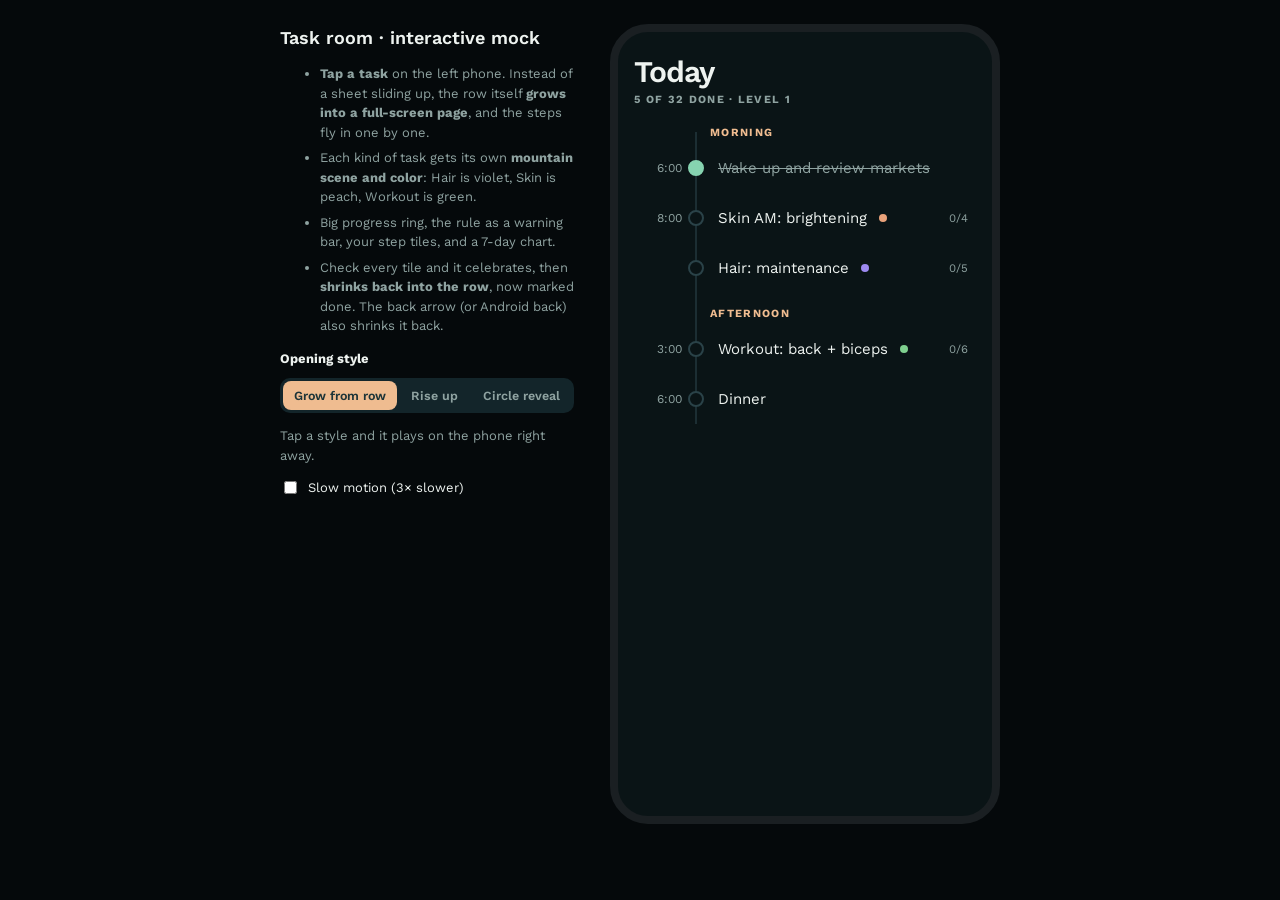
<file: mocks/task-room.html>
<!doctype html>
<html lang="en"><head><meta charset="utf-8"><meta name="viewport" content="width=device-width,initial-scale=1"><title>Task room</title>
<link rel="stylesheet" href="https://fonts.googleapis.com/css2?family=Work+Sans:wght@400;500;600;700&display=swap">
<style>
:root{--ink:#EEF3F0;--soft:#C4D5D8;--muted:#8FA3A1;--line:#1C2E33;--line2:#2A4248;--peach:#EFBC90;--mint:#86D3B0;--ease:cubic-bezier(.32,.72,0,1)}
*{box-sizing:border-box}body{margin:0;background:#05090B;font-family:"Work Sans",system-ui,sans-serif;color:var(--ink);padding:24px 16px;display:flex;gap:30px;justify-content:center;flex-wrap:wrap}
button{font-family:inherit;cursor:pointer}
.note{width:300px;color:var(--muted);font-size:13px;line-height:1.5}.note h2{color:var(--ink);font-size:18px;margin:0 0 8px;font-weight:600}.note li{margin-bottom:6px}
.note .seg{display:flex;gap:3px;padding:3px;border-radius:10px;background:#13252A;margin:10px 0 4px;width:max-content}.note .seg button{border:0;background:none;color:var(--muted);font-size:12.5px;font-weight:600;padding:7px 11px;border-radius:8px}.note .seg button.on{background:var(--peach);color:#1C3438}
.phone{position:relative;width:390px;height:800px;border-radius:38px;overflow:hidden;background:#0A1416;border:8px solid #1A1F22}
/* today timeline (simplified) */
.today{padding:22px 16px}
.today h1{margin:0;font-size:30px;font-weight:600;letter-spacing:-.03em}.today .meta{font-size:11px;font-weight:700;letter-spacing:.12em;color:var(--muted);margin-top:4px}
.tl{position:relative;margin-top:20px}.tl::before{content:"";position:absolute;left:61px;top:6px;bottom:0;width:2px;background:var(--line)}
.grp{margin:14px 0 4px 76px;font-size:11px;font-weight:700;letter-spacing:.12em;color:var(--peach)}
.row{position:relative;display:flex;align-items:center;gap:12px;width:100%;min-height:50px;padding:6px 8px 6px 52px;border:0;background:none;color:var(--ink);text-align:left;font-size:15px;border-radius:14px}
.row:hover{background:rgba(255,255,255,.03)}
.row .tm{position:absolute;left:0;width:48px;text-align:right;font-size:12px;color:var(--muted)}
.row .dot{width:20px;display:grid;place-items:center;flex:none}.row .dot::before{content:"";width:12px;height:12px;border-radius:50%;border:2px solid var(--line2);background:#0A1416}
.row.done .dot::before{background:var(--mint);border-color:var(--mint)}.row.done .t{color:var(--muted);text-decoration:line-through}
.row .r{margin-left:auto;font-size:11.5px;color:var(--muted)}
.row .sw{width:8px;height:8px;border-radius:50%;flex:none}
/* the task room */
.room{position:absolute;inset:0;z-index:10;display:none;overflow:hidden;background:var(--bg);color:var(--ink)}
.room.on{display:block}
.room canvas{position:absolute;left:0;top:0;width:100%;height:330px}
.room .fade{position:absolute;left:0;right:0;top:180px;height:160px;background:linear-gradient(transparent,var(--bg))}
.rs{position:absolute;inset:0;overflow-y:auto;padding:16px 16px 110px;scrollbar-width:none}
.bar{display:flex;align-items:center;justify-content:space-between}
.ib{width:42px;height:42px;border-radius:50%;border:1px solid rgba(255,255,255,.16);background:rgba(5,12,14,.35);backdrop-filter:blur(8px);color:#fff;display:grid;place-items:center}
.ib svg{width:20px;height:20px;fill:none;stroke:currentColor;stroke-width:2;stroke-linecap:round;stroke-linejoin:round}
.bar .eb{font-size:11px;font-weight:700;letter-spacing:.14em;color:rgba(255,255,255,.75);text-transform:uppercase}
.hero{margin-top:96px;display:flex;align-items:flex-end;justify-content:space-between;gap:12px}
.hero h2{margin:0;font-size:34px;font-weight:600;letter-spacing:-.035em;line-height:1.02;max-width:9ch}
.hero .sub{font-size:13px;color:rgba(255,255,255,.7);margin-top:8px}
.ring{position:relative;width:86px;height:86px;flex:none}.ring svg{width:100%;height:100%}.ring b{position:absolute;inset:0;display:grid;place-items:center;font-size:20px;font-weight:700}
.rule{display:flex;align-items:center;gap:10px;margin-top:16px;padding:10px 12px;border-radius:12px;background:rgba(239,188,144,.1);color:#F1D7BD;font-size:13px}
.rule i{font-style:normal;width:22px;height:22px;border-radius:7px;background:rgba(239,188,144,.2);display:grid;place-items:center;color:var(--peach);font-weight:700;font-size:12px;flex:none}
.grid{display:grid;grid-template-columns:1fr 1fr;gap:10px;margin-top:14px}
.tile{position:relative;min-height:108px;border-radius:18px;padding:14px;border:1px solid rgba(255,255,255,.08);background:rgba(255,255,255,.045);color:var(--ink);text-align:left;font-size:14px;line-height:1.3;display:flex;flex-direction:column;justify-content:space-between;transition:background .25s,border-color .25s,transform .15s;opacity:0;transform:translateY(16px)}
.room.in .tile{opacity:1;transform:none;transition:opacity .4s ease,transform .5s var(--ease),background .25s,border-color .25s}
.tile:active{transform:scale(.97)!important}
.tile .ic{font-size:22px}
.tile.on{background:color-mix(in srgb,var(--acc) 22%,transparent);border-color:color-mix(in srgb,var(--acc) 60%,transparent)}
.tile.on::after{content:"✓";position:absolute;right:10px;top:10px;width:24px;height:24px;border-radius:50%;background:var(--acc);color:#0B1A12;display:grid;place-items:center;font-size:13px;font-weight:700;animation:pop .35s cubic-bezier(.2,.9,.25,1.4)}
@keyframes pop{from{transform:scale(.3)}}
.tile.wide{grid-column:span 2;min-height:64px;flex-direction:row;align-items:center;gap:12px;justify-content:flex-start}
.tile small{display:block;font-size:11px;color:var(--peach);margin-top:4px}
.wk{margin-top:18px;display:flex;align-items:center;gap:12px;font-size:12px;color:var(--muted)}
.wk span{display:flex;gap:4px}.wk span i{width:10px;height:22px;border-radius:3px;background:rgba(255,255,255,.1)}.wk span i.f{background:var(--acc)}
.foot{position:absolute;left:0;right:0;bottom:0;padding:14px 16px 18px;background:linear-gradient(transparent,var(--bg) 30%);display:flex;gap:8px;opacity:0;transition:opacity .3s}
.room.in .foot{opacity:1;transition-delay:.25s}
.foot button{border-radius:16px;padding:16px;font-weight:700;font-size:15px;border:1px solid rgba(255,255,255,.14);background:rgba(255,255,255,.04);color:var(--soft)}
.foot .p{flex:1;background:var(--acc);border-color:var(--acc);color:#0B1A12}
.hero,.rule,.wk,.bar{opacity:0;transform:translateY(10px)}
.room.in .hero,.room.in .rule,.room.in .wk,.room.in .bar{opacity:1;transform:none;transition:opacity .4s ease,transform .5s var(--ease)}
.room.in .hero{transition-delay:.08s}.room.in .rule{transition-delay:.12s}.room.in .wk{transition-delay:.3s}
.cele{position:absolute;inset:0;display:grid;place-items:center;pointer-events:none;opacity:0;transition:opacity .3s}
.cele.on{opacity:1}.cele div{text-align:center;padding:22px 28px;border-radius:22px;background:rgba(5,12,14,.7);backdrop-filter:blur(10px)}
.cele b{display:block;font-size:24px;margin-top:6px}.cele span{color:var(--muted);font-size:13px}
</style></head><body>

<div class="note"><h2>Task room · interactive mock</h2>
<ul>
<li><b>Tap a task</b> on the left phone. Instead of a sheet sliding up, the row itself <b>grows into a full-screen page</b>, and the steps fly in one by one.</li>
<li>Each kind of task gets its own <b>mountain scene and color</b>: Hair is violet, Skin is peach, Workout is green.</li>
<li>Big progress ring, the rule as a warning bar, your step tiles, and a 7-day chart.</li>
<li>Check every tile and it celebrates, then <b>shrinks back into the row</b>, now marked done. The back arrow (or Android back) also shrinks it back.</li>
</ul>
<b style="color:var(--ink);font-size:13px">Opening style</b>
<div class="seg" id="anim"><button data-a="grow" class="on">Grow from row</button><button data-a="rise">Rise up</button><button data-a="iris">Circle reveal</button></div>
<p>Tap a style and it plays on the phone right away.</p>
<label style="display:flex;align-items:center;gap:8px;color:var(--ink);font-size:13px;cursor:pointer"><input type="checkbox" id="slow"> Slow motion (3× slower)</label></div>

<div class="phone" id="phone">
 <div class="today"><h1>Today</h1><div class="meta">5 OF 32 DONE · LEVEL 1</div>
  <div class="tl">
   <div class="grp">MORNING</div>
   <button class="row done"><span class="tm">6:00</span><span class="dot"></span><span class="t">Wake up and review markets</span></button>
   <button class="row" data-k="skin"><span class="tm">8:00</span><span class="dot"></span><span class="t">Skin AM: brightening</span><span class="sw" style="background:#E9A27A"></span><span class="r">0/4</span></button>
   <button class="row" data-k="hair"><span class="tm"></span><span class="dot"></span><span class="t">Hair: maintenance</span><span class="sw" style="background:#9D8AF0"></span><span class="r">0/5</span></button>
   <div class="grp">AFTERNOON</div>
   <button class="row" data-k="gym"><span class="tm">3:00</span><span class="dot"></span><span class="t">Workout: back + biceps</span><span class="sw" style="background:#7FD08F"></span><span class="r">0/6</span></button>
   <button class="row"><span class="tm">6:00</span><span class="dot"></span><span class="t">Dinner</span></button>
  </div></div>
 <div class="room" id="room"><canvas id="rcv"></canvas><div class="fade"></div>
  <div class="rs" id="rs">
   <div class="bar"><button class="ib" id="rback" aria-label="Back"><svg viewBox="0 0 24 24"><path d="M15 6l-6 6 6 6"/></svg></button><span class="eb" id="reb"></span><button class="ib" aria-label="Edit"><svg viewBox="0 0 24 24"><path d="M4 20h4L19 9l-4-4L4 16z"/></svg></button></div>
   <div class="hero"><div><h2 id="rt"></h2><div class="sub" id="rsub"></div></div><div class="ring"><svg viewBox="0 0 36 36"><circle cx="18" cy="18" r="15" fill="none" stroke="rgba(255,255,255,.12)" stroke-width="3"/><circle id="rring" cx="18" cy="18" r="15" fill="none" stroke="var(--acc)" stroke-width="3" stroke-linecap="round" stroke-dasharray="0 94.2" transform="rotate(-90 18 18)" style="transition:stroke-dasharray .5s cubic-bezier(.32,.72,0,1)"/></svg><b id="rpct">0%</b></div></div>
   <div class="rule" id="rrule"><i>!</i><span></span></div>
   <div class="grid" id="rgrid"></div>
   <div class="wk"><span id="rwk"></span>Last 7 days</div>
  </div>
  <div class="foot"><button class="p" id="rall">Mark all done</button><button>Edit</button></div>
  <div class="cele" id="cele"><div><div style="font-size:42px">✓</div><b>Done</b><span>+10 XP</span></div></div>
 </div>
</div>

<script>
const TASKS={
 hair:{t:"Hair: maintenance",eb:"Tuesdays · Hair",rule:"No shampoo or regular conditioner today.",acc:"#B4A4F5",bg:"#0C0A18",sky:["#06050E","#2A2150"],L:["#4D3F7A","#372C5C","#251E3F"],moon:"#EDE4FF",
  steps:[["💧","Lightly mist hair with water if needed"],["🌀","Reshape curls with fingers"],["🧴","Apply a tiny amount of Air Dry Cream if dry"],["🧪","Apply peptide serum if due","Not before sauna or steam"],["🌙","Wear bonnet at night"]]},
 skin:{t:"Skin AM: brightening",eb:"Every day · Skin",rule:"SPF is the last step, always.",acc:"#F2B58A",bg:"#140C08",sky:["#0A0605","#3A1E12"],L:["#6A3F27","#4C2D1D","#331E13"],moon:"#F4CBA0",
  steps:[["🫧","Gentle cleanser, lukewarm water"],["🍋","Vitamin C serum, 3 drops"],["💧","Moisturizer"],["☀️","SPF 50, two finger lengths","Reapply if outside 2+ hours"]]},
 gym:{t:"Workout: back + biceps",eb:"Tuesdays · Training",rule:"Stop each set with 2–3 reps left.",acc:"#8FDC9F",bg:"#07100B",sky:["#030806","#163023"],L:["#30573F","#22402F","#172C20"],moon:"#ECF0DC",
  steps:[["🏋️","Single-arm row · 4×10–15"],["🔁","Dumbbell pullover · 3×10–12"],["🪽","Rear delt fly · 3×15–20"],["💪","Single-arm curls · 3×8–12"],["🔨","Hammer curls · 2×10–12"],["🚶","Cardio: 15–20 min walk"]]}};
let anim="grow",cur=null,row=null,on=new Set();
const $=id=>document.getElementById(id),phone=$("phone"),room=$("room");
const SLOW=()=>$("slow").checked?3:1,today=document.querySelector(".today");
// tapping a style replays it on the phone: close whatever is open, then open Hair with that style
document.querySelectorAll("#anim button").forEach(b=>b.onclick=()=>{anim=b.dataset.a;document.querySelectorAll("#anim button").forEach(x=>x.classList.toggle("on",x===b));
 const go=()=>{const r=document.querySelector(".row[data-k=hair]");r.classList.remove("done");r.querySelector(".r").textContent="0/5";open("hair",r)};
 if(cur){room.getAnimations().forEach(x=>x.cancel());room.classList.remove("on","in");today.getAnimations().forEach(x=>x.cancel());cur=null;setTimeout(go,250)}else go()});
function paint(T){const cv=$("rcv"),d=devicePixelRatio||1,W=cv.clientWidth||374,H=330;cv.width=W*d;cv.height=H*d;const c=cv.getContext("2d");c.scale(d,d);let s=7;const R=()=>(s=(s*9301+49297)%233280)/233280;
 let g=c.createLinearGradient(0,0,0,H);g.addColorStop(0,T.sky[0]);g.addColorStop(1,T.sky[1]);c.fillStyle=g;c.fillRect(0,0,W,H);
 for(let i=0;i<70;i++){c.fillStyle=`rgba(255,255,255,${.3+R()*.5})`;c.beginPath();c.arc(R()*W,R()*H*.55,R()*.9+.4,0,7);c.fill()}
 const mx=W*.78,my=H*.16;g=c.createRadialGradient(mx,my,0,mx,my,H*.7);g.addColorStop(0,T.moon+"55");g.addColorStop(1,T.moon+"00");c.fillStyle=g;c.fillRect(0,0,W,H);c.fillStyle=T.moon;c.beginPath();c.arc(mx,my,12,0,7);c.fill();
 T.L.forEach((col,L)=>{const base=H*(.5+L*.15),N=65,h=new Array(N).fill(0);let st=N-1,amp=H*.12;while(st>1){const hf=st/2;for(let i=hf;i<N;i+=st)h[i]=(h[i-hf]+h[i+hf])/2+(R()-.5)*amp;amp*=.55;st=hf}
  const pk=[...Array(2+L)].map(()=>({x:R()*W,h:H*(.12+R()*.2),w:W*(.2+R()*.25)})),env=x=>Math.max(0,...pk.map(p=>p.h*Math.pow(Math.max(0,1-Math.abs(x-p.x)/p.w),1.5)));
  c.beginPath();c.moveTo(0,H);for(let i=0;i<N;i++){const x=i/(N-1)*W;c.lineTo(x,base-env(x)-h[i]*.5)}c.lineTo(W,H);c.fillStyle=col;c.fill();c.strokeStyle="rgba(230,240,248,.14)";c.stroke()})}
function render(){const T=TASKS[cur],n=on.size,N=T.steps.length;
 $("rgrid").innerHTML=T.steps.map((s,i)=>`<button class="tile ${N%2&&i===N-1?"wide":""} ${on.has(i)?"on":""}" data-i="${i}" style="transition-delay:${room.classList.contains("in")?0:.14+i*.05}s"><span class="ic">${s[0]}</span><span>${s[1]}${s[2]?`<small>⚠ ${s[2]}</small>`:""}</span></button>`).join("");
 document.querySelectorAll("#rgrid .tile").forEach(b=>b.onclick=()=>{const i=+b.dataset.i;on.has(i)?on.delete(i):on.add(i);try{navigator.vibrate&&navigator.vibrate(8)}catch(e){}render();if(on.size===N)finish()});
 $("rring").setAttribute("stroke-dasharray",`${(n/N*94.2).toFixed(1)} 94.2`);$("rpct").textContent=Math.round(n/N*100)+"%";$("rsub").textContent=`${n} of ${N} steps`}
function open(k,el){cur=k;row=el;on=new Set();const T=TASKS[k];room.style.setProperty("--acc",T.acc);room.style.setProperty("--bg",T.bg);
 $("rt").textContent=T.t;$("reb").textContent=T.eb;$("rrule").querySelector("span").textContent=T.rule;$("rwk").innerHTML=[0,1,1,0,1,1,0].map(f=>`<i class="${f?"f":""}"></i>`).join("");
 room.classList.remove("in");room.classList.add("on");$("rs").scrollTop=0;$("cele").classList.remove("on");paint(T);render();
 const P=phone.getBoundingClientRect(),r=el.getBoundingClientRect(),t=r.top-P.top-8,l=r.left-P.left-8,b=P.bottom-r.bottom-8,rt=P.right-r.right-8;
 let kf;if(anim==="grow")kf=[{clipPath:`inset(${t}px ${rt}px ${b}px ${l}px round 14px)`},{clipPath:"inset(0px 0px 0px 0px round 0px)"}];
 else if(anim==="rise")kf=[{transform:"translateY(100%)",borderRadius:"28px"},{transform:"none",borderRadius:"0"}];
 else{const cx=r.left-P.left+r.width/2,cy=r.top-P.top+r.height/2;kf=[{clipPath:`circle(0px at ${cx}px ${cy}px)`},{clipPath:`circle(140% at ${cx}px ${cy}px)`}]}
 const dur={grow:760,rise:700,iris:950}[anim]*SLOW();
 room.animate(kf,{duration:dur,easing:anim==="iris"?"cubic-bezier(.65,0,.35,1)":"cubic-bezier(.32,.72,0,1)"});
 // each style moves the Today page behind it differently, so they feel distinct
 if(anim==="rise")today.animate([{transform:"none",filter:"none"},{transform:"scale(.92)",filter:"brightness(.5)"}],{duration:dur,easing:"cubic-bezier(.32,.72,0,1)",fill:"forwards"});
 if(anim==="grow")today.animate([{filter:"none"},{filter:"blur(6px) brightness(.6)"}],{duration:dur,fill:"forwards"});
 requestAnimationFrame(()=>requestAnimationFrame(()=>room.classList.add("in")))}
function close(done){if(!cur)return;const P=phone.getBoundingClientRect(),r=row.getBoundingClientRect(),t=r.top-P.top-8,l=r.left-P.left-8,b=P.bottom-r.bottom-8,rt=P.right-r.right-8;
 let kf;if(anim==="grow")kf=[{clipPath:"inset(0px 0px 0px 0px round 0px)"},{clipPath:`inset(${t}px ${rt}px ${b}px ${l}px round 14px)`}];
 else if(anim==="rise")kf=[{transform:"none"},{transform:"translateY(100%)",borderRadius:"28px"}];
 else{const cx=r.left-P.left+r.width/2,cy=r.top-P.top+r.height/2;kf=[{clipPath:`circle(140% at ${cx}px ${cy}px)`},{clipPath:`circle(0px at ${cx}px ${cy}px)`}]}
 room.classList.remove("in");const cd=560*SLOW();const a=room.animate(kf,{duration:cd,easing:"cubic-bezier(.32,.72,0,1)"});
 today.getAnimations().forEach(x=>x.reverse());
 a.onfinish=()=>{room.classList.remove("on");today.getAnimations().forEach(x=>x.cancel());if(done){row.classList.add("done");row.querySelector(".r").textContent="done"}cur=null}}
function finish(){$("cele").classList.add("on");setTimeout(()=>close(true),1100)}
document.querySelectorAll(".row[data-k]").forEach(b=>b.onclick=()=>{if(!b.classList.contains("done"))open(b.dataset.k,b)});
$("rback").onclick=()=>close(false);$("rall").onclick=()=>{TASKS[cur].steps.forEach((_,i)=>on.add(i));render();finish()};
</script>
</body></html>
</file>
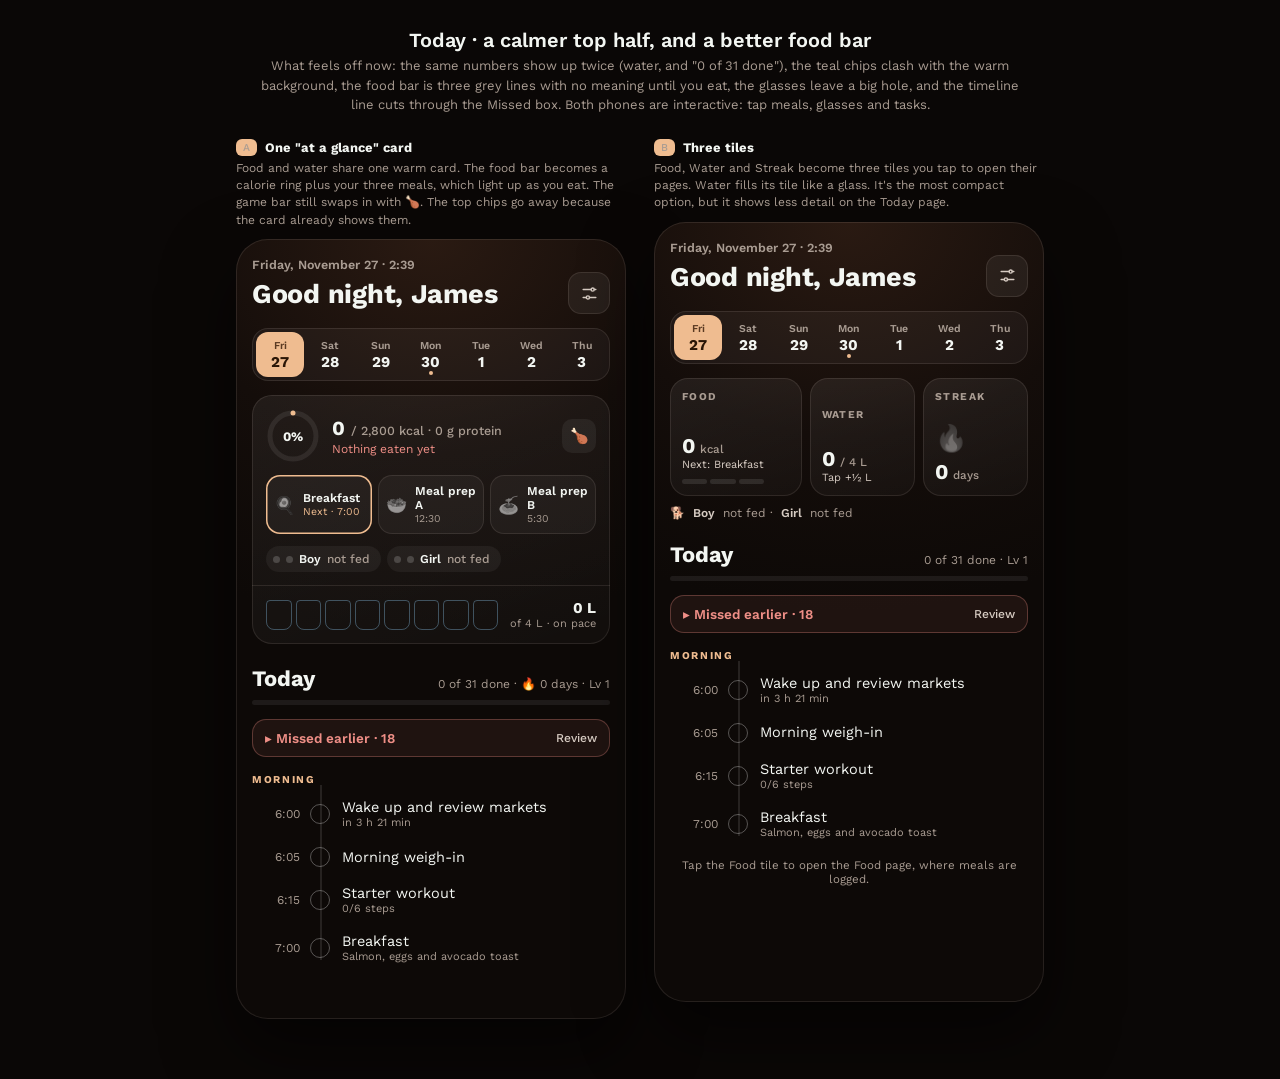
<file: mocks/today-v2.html>
<!doctype html><html lang="en"><head><meta charset="utf-8"><meta name="viewport" content="width=device-width,initial-scale=1">
<title>Today Cleanup</title>
<link rel="stylesheet" href="https://fonts.googleapis.com/css2?family=Work+Sans:wght@400;500;600;700;800&display=swap">
<style>
:root{--ink:#F3F6F2;--muted:#A99C92;--soft:#D6CBC2;--line:rgba(255,236,220,.1);--line2:rgba(255,236,220,.2);--peach:#EFBC90;--mint:#86D3B0;--rose:#EE8E86;--sky:#8FCBF2;--f:"Work Sans",system-ui,sans-serif}
*{box-sizing:border-box}body{margin:0;background:#0A0706;color:var(--ink);font:400 14px var(--f);padding:28px 16px 60px}button{font:inherit;color:inherit;cursor:pointer}
h1{text-align:center;font-size:20px;font-weight:600;margin:0 0 4px}.lead{text-align:center;color:var(--muted);font-size:13px;margin:0 auto 24px;max-width:780px;line-height:1.5}
.row{display:flex;gap:28px;justify-content:center;flex-wrap:wrap;align-items:flex-start}.col{width:min(390px,100%)}
.cap{font-size:13px;font-weight:700;margin:0 0 4px;display:flex;gap:8px;align-items:center}.cap span{font-weight:500;color:var(--muted)}.tag{font-size:10.5px;font-weight:800;background:var(--peach);color:#2A1606;border-radius:6px;padding:2px 7px}
.why{font-size:12px;color:var(--muted);margin:0 0 10px;line-height:1.45;min-height:52px}
.phone{border-radius:32px;padding:18px 16px 20px;background:radial-gradient(120% 50% at 50% 0%,#2A1A12 0%,#140D0A 55%,#0D0907 100%);box-shadow:0 30px 70px rgba(0,0,0,.55),inset 0 0 0 1px var(--line);min-height:780px}
.date{font-size:12.5px;font-weight:600;color:var(--muted)}.hello{display:flex;justify-content:space-between;align-items:center}.hello h2{margin:2px 0 0;font-size:27px;font-weight:700;letter-spacing:-.01em}
.ib{width:42px;height:42px;border-radius:13px;border:0;background:rgba(255,255,255,.06);box-shadow:inset 0 0 0 1px var(--line);display:grid;place-items:center}.ib svg{width:19px;height:19px;stroke:var(--soft);fill:none;stroke-width:1.8;stroke-linecap:round}
/* week strip */
.week{display:flex;gap:2px;margin-top:14px;padding:4px;border-radius:16px;background:rgba(255,255,255,.04);box-shadow:inset 0 0 0 1px var(--line)}
.week button{flex:1;border:0;background:none;border-radius:12px;padding:7px 0 6px;display:flex;flex-direction:column;align-items:center;gap:1px;position:relative}
.week small{font-size:10.5px;color:var(--muted);font-weight:600}.week b{font-size:15px}.week .on{background:var(--peach);color:#2A1606}.week .on small{color:#5A3A22}.week .dot:after{content:"";position:absolute;bottom:2px;width:4px;height:4px;border-radius:50%;background:var(--peach)}
/* ---- A: one "Today at a glance" card ---- */
.glance{margin-top:14px;border-radius:20px;padding:14px;background:linear-gradient(160deg,rgba(255,255,255,.06),rgba(255,255,255,.025));box-shadow:inset 0 0 0 1px var(--line)}
.fhead{display:flex;align-items:center;gap:12px}
.ring{width:54px;height:54px;position:relative;flex:none}.ring svg{width:54px;height:54px;transform:rotate(-90deg)}.ring b{position:absolute;inset:0;display:grid;place-items:center;font-size:13px}
.ring circle{fill:none;stroke-width:5}.ring .bg{stroke:rgba(255,255,255,.08)}.ring .fg{stroke:var(--peach);stroke-linecap:round;transition:stroke-dasharray .5s}
.fnum{flex:1;min-width:0}.fnum .k{font-size:20px;font-weight:700}.fnum .k span{font-size:12.5px;font-weight:500;color:var(--muted)}.fnum .s{font-size:12px;color:var(--soft);margin-top:2px}.fnum .s.w{color:var(--rose)}
.swap{width:34px;height:34px;border-radius:10px;border:0;background:rgba(255,255,255,.06);font-size:15px}
.meals{display:grid;grid-template-columns:repeat(3,1fr);gap:6px;margin-top:12px}
.meal{border:0;border-radius:14px;padding:9px 8px;background:rgba(255,255,255,.04);box-shadow:inset 0 0 0 1px var(--line);text-align:left;display:flex;gap:8px;align-items:center;transition:background .25s}
.meal i{font-style:normal;font-size:17px;filter:grayscale(1);opacity:.55;transition:.25s}.meal b{display:block;font-size:12px;font-weight:600}.meal small{display:block;font-size:10.5px;color:var(--muted)}
.meal.f{background:rgba(134,211,176,.12);box-shadow:inset 0 0 0 1px rgba(134,211,176,.35)}.meal.f i{filter:none;opacity:1}.meal.f small{color:var(--mint)}
.meal.nx{box-shadow:inset 0 0 0 1.5px var(--peach)}.meal.nx small{color:var(--peach)}
.split{height:1px;background:var(--line);margin:13px -14px}
.wrow{display:flex;align-items:center;gap:12px}
.glasses{display:flex;gap:4px;flex:1}.gl{flex:1;height:30px;border-radius:4px 4px 8px 8px;border:1.5px solid rgba(143,203,242,.35);position:relative;overflow:hidden;background:none;padding:0}
.gl:after{content:"";position:absolute;left:0;right:0;bottom:0;height:0;background:linear-gradient(180deg,#9FD4F7,#5FA8DA);transition:height .35s}.gl.f:after{height:78%}
.wtxt{text-align:right;min-width:72px}.wtxt b{font-size:15px}.wtxt small{display:block;font-size:11px;color:var(--muted)}
.dogs{display:flex;gap:6px;margin-top:12px}.dg{border:0;border-radius:999px;padding:6px 11px 6px 7px;background:rgba(255,255,255,.05);font-size:12px;font-weight:600;display:flex;gap:6px;align-items:center}
.dg i{width:7px;height:7px;border-radius:50%;background:rgba(255,255,255,.18)}.dg i.f{background:var(--mint)}.dg .t{color:var(--muted);font-weight:500}
/* today header + list */
.th{display:flex;justify-content:space-between;align-items:flex-end;margin-top:22px}.th h3{margin:0;font-size:22px}.th small{font-size:12px;color:var(--muted)}
.prog{height:5px;border-radius:5px;background:rgba(255,255,255,.07);margin-top:9px;overflow:hidden}.prog i{display:block;height:100%;width:0;background:linear-gradient(90deg,var(--peach),#F5D2AE);border-radius:5px;transition:width .4s}
.missed{margin-top:14px;display:flex;align-items:center;gap:10px;width:100%;border:0;border-radius:14px;padding:11px 13px;background:rgba(238,142,134,.08);box-shadow:inset 0 0 0 1px rgba(238,142,134,.3);color:var(--rose);font-weight:600;font-size:13.5px;text-align:left}.missed em{margin-left:auto;font-style:normal;font-size:12px;color:var(--soft);font-weight:500}
.grp{margin:16px 0 4px;font-size:10.5px;font-weight:700;letter-spacing:.16em;color:var(--peach)}
.task{display:grid;grid-template-columns:48px 22px 1fr;align-items:center;gap:10px;padding:9px 0;position:relative}
.task .tm{font-size:12px;color:var(--muted);text-align:right}.task .ck{width:20px;height:20px;border-radius:50%;border:1.8px solid rgba(255,255,255,.3);background:none;padding:0}.task.d .ck{background:var(--mint);border-color:var(--mint)}
.task .t{font-size:14.5px}.task.d .t{color:var(--muted);text-decoration:line-through}.task small{display:block;font-size:11px;color:var(--muted)}
.tl{position:relative}.tl:before{content:"";position:absolute;left:68px;top:12px;bottom:12px;width:1.5px;background:rgba(255,255,255,.1)}
/* ---- B: three tiles ---- */
.tiles{display:grid;grid-template-columns:1.25fr 1fr 1fr;gap:8px;margin-top:14px}
.tile{border:0;border-radius:18px;padding:12px;background:linear-gradient(160deg,rgba(255,255,255,.065),rgba(255,255,255,.025));box-shadow:inset 0 0 0 1px var(--line);text-align:left;min-height:118px;display:flex;flex-direction:column;justify-content:space-between;position:relative;overflow:hidden}
.tile .l{font-size:10.5px;font-weight:700;letter-spacing:.14em;color:var(--muted);text-transform:uppercase}.tile .v{font-size:21px;font-weight:700;margin-top:6px}.tile .v span{font-size:11.5px;color:var(--muted);font-weight:500}.tile .s{font-size:11px;color:var(--soft)}
.mbar{display:flex;gap:3px;margin-top:8px}.mbar i{flex:1;height:5px;border-radius:5px;background:rgba(255,255,255,.1)}.mbar i.f{background:var(--peach)}
.wfill{position:absolute;left:0;right:0;bottom:0;background:linear-gradient(180deg,rgba(143,203,242,.28),rgba(95,168,218,.4));transition:height .4s}.tile.w>*{position:relative}
.flame{font-size:26px;filter:grayscale(1);opacity:.4}.flame.on{filter:none;opacity:1}
.bdogs{display:flex;gap:8px;margin-top:10px;font-size:12px;color:var(--muted);align-items:center}.bdogs b{color:var(--soft);font-weight:600}
.note{font-size:11.5px;color:var(--muted);text-align:center;margin-top:10px}
</style></head><body>
<h1>Today · a calmer top half, and a better food bar</h1>
<p class="lead">What feels off now: the same numbers show up twice (water, and "0 of 31 done"), the teal chips clash with the warm background, the food bar is three grey lines with no meaning until you eat, the glasses leave a big hole, and the timeline line cuts through the Missed box. Both phones are interactive: tap meals, glasses and tasks.</p>
<div class="row">
 <div class="col"><p class="cap"><span class="tag">A</span>One "at a glance" card</p><p class="why">Food and water share one warm card. The food bar becomes a calorie ring plus your three meals, which light up as you eat. The game bar still swaps in with 🍗. The top chips go away because the card already shows them.</p><div class="phone" id="pa"></div></div>
 <div class="col"><p class="cap"><span class="tag">B</span>Three tiles</p><p class="why">Food, Water and Streak become three tiles you tap to open their pages. Water fills its tile like a glass. It's the most compact option, but it shows less detail on the Today page.</p><div class="phone" id="pb"></div></div>
</div>
<script>
const M=[["🍳","Breakfast","7:00",650],["🥗","Meal prep A","12:30",750],["🍝","Meal prep B","5:30",800]];
const st={a:{eat:[0,0,0],w:0,t:[0,0,0,0],fd:[0,0]},b:{eat:[0,0,0],w:0,t:[0,0,0,0],fd:[0,0]}};
const TASKS=[["6:00","Wake up and review markets","in 3 h 21 min"],["6:05","Morning weigh-in",""],["6:15","Starter workout","0/6 steps"],["7:00","Breakfast","Salmon, eggs and avocado toast"]];
const head=`<div class="date">Friday, November 27 · 2:39</div><div class="hello"><h2>Good night, James</h2><button class="ib"><svg viewBox="0 0 24 24"><path d="M4 7h10M18 7h2M4 17h4M12 17h8"/><circle cx="16" cy="7" r="2"/><circle cx="10" cy="17" r="2"/></svg></button></div>
<div class="week">${[["Fri",27,"on"],["Sat",28],["Sun",29],["Mon",30,"dot"],["Tue",1],["Wed",2],["Thu",3]].map(([d,n,c])=>`<button class="${c||""}"><small>${d}</small><b>${n}</b></button>`).join("")}</div>`;
const list=s=>`<div class="tl"><div class="grp">MORNING</div>${TASKS.map((t,i)=>`<div class="task ${s.t[i]?"d":""}" data-t="${i}"><span class="tm">${t[0]}</span><button class="ck" aria-label="Done"></button><span class="t">${t[1]}${t[2]?`<small>${t[2]}</small>`:""}</span></div>`).join("")}</div>`;
const kc=s=>s.eat.reduce((a,e,i)=>a+(e?M[i][3]:0),0);
function A(){const s=st.a,k=kc(s),f=k/2800,C=2*Math.PI*23,nx=s.eat.indexOf(0),done=s.t.filter(Boolean).length;
 pa.innerHTML=head+`<div class="glance">
  <div class="fhead"><div class="ring"><svg viewBox="0 0 54 54"><circle class="bg" cx="27" cy="27" r="23"/><circle class="fg" cx="27" cy="27" r="23" stroke-dasharray="${(f*C).toFixed(1)} ${C}"/></svg><b>${Math.round(f*100)}%</b></div>
   <div class="fnum"><div class="k">${k.toLocaleString()} <span>/ 2,800 kcal · ${s.eat.reduce((a,e,i)=>a+(e?[40,50,50][i]:0),0)} g protein</span></div><div class="s ${k?"":"w"}">${k?"Last ate just now":"Nothing eaten yet"}</div></div><button class="swap" title="Game bar">🍗</button></div>
  <div class="meals">${M.map((m,i)=>`<button class="meal ${s.eat[i]?"f":i===nx?"nx":""}" data-m="${i}"><i>${m[0]}</i><span><b>${m[1]}</b><small>${s.eat[i]?"✓ Ate":i===nx?"Next · "+m[2]:m[2]}</small></span></button>`).join("")}</div>
  <div class="dogs">${["Boy","Girl"].map((n,i)=>`<button class="dg" data-d="${i}"><i class="${s.fd[i]>0?"f":""}"></i><i class="${s.fd[i]>1?"f":""}"></i>${n} <span class="t">${s.fd[i]===2?"fed":s.fd[i]?"AM fed":"not fed"}</span></button>`).join("")}</div>
  <div class="split"></div>
  <div class="wrow"><div class="glasses">${[...Array(8)].map((_,i)=>`<button class="gl ${i<s.w?"f":""}" data-g="${i}" aria-label="Glass ${i+1}"></button>`).join("")}</div><div class="wtxt"><b>${(s.w/2).toFixed(1).replace(".0","")} L</b> <small>of 4 L · on pace</small></div></div></div>
 <div class="th"><div><h3>Today</h3></div><small>${done} of 31 done · 🔥 0 days · Lv 1</small></div><div class="prog"><i style="width:${done/31*100}%"></i></div>
 <button class="missed">▸ Missed earlier · 18 <em>Review</em></button>${list(s)}`;bind(pa,s,A)}
function B(){const s=st.b,k=kc(s),done=s.t.filter(Boolean).length;
 pb.innerHTML=head+`<div class="tiles">
  <button class="tile" data-food><span class="l">Food</span><span><div class="v">${k.toLocaleString()}<span> kcal</span></div><div class="s">${s.eat.indexOf(0)>=0?"Next: "+M[s.eat.indexOf(0)][1]:"All meals eaten"}</div><div class="mbar">${s.eat.map(e=>`<i class="${e?"f":""}"></i>`).join("")}</div></span></button>
  <button class="tile w" data-water><div class="wfill" style="height:${s.w/8*100}%"></div><span class="l">Water</span><span><div class="v">${(s.w/2).toFixed(1).replace(".0","")}<span> / 4 L</span></div><div class="s">Tap +½ L</div></span></button>
  <button class="tile"><span class="l">Streak</span><span><div class="flame">🔥</div><div class="v">0<span> days</span></div></span></button></div>
 <div class="bdogs">🐕 <b>Boy</b> ${s.fd[0]?"fed":"not fed"} · <b>Girl</b> ${s.fd[1]?"fed":"not fed"}</div>
 <div class="th"><div><h3>Today</h3></div><small>${done} of 31 done · Lv 1</small></div><div class="prog"><i style="width:${done/31*100}%"></i></div>
 <button class="missed">▸ Missed earlier · 18 <em>Review</em></button>${list(s)}<p class="note">Tap the Food tile to open the Food page, where meals are logged.</p>`;
 pb.querySelector("[data-food]").onclick=()=>{const i=s.eat.indexOf(0);if(i>=0)s.eat[i]=1;else s.eat=[0,0,0];B()};
 pb.querySelector("[data-water]").onclick=()=>{s.w=s.w>=8?0:s.w+1;B()};bind(pb,s,B)}
function bind(r,s,re){r.querySelectorAll("[data-m]").forEach(b=>b.onclick=()=>{s.eat[+b.dataset.m]^=1;re()});r.querySelectorAll("[data-g]").forEach(b=>b.onclick=()=>{const i=+b.dataset.g;s.w=s.w===i+1?i:i+1;re()});
 r.querySelectorAll("[data-d]").forEach(b=>b.onclick=()=>{const i=+b.dataset.d;s.fd[i]=(s.fd[i]+1)%3;re()});r.querySelectorAll("[data-t]").forEach(b=>b.onclick=()=>{s.t[+b.dataset.t]^=1;re()})}
A();B();
</script></body></html>
</file>
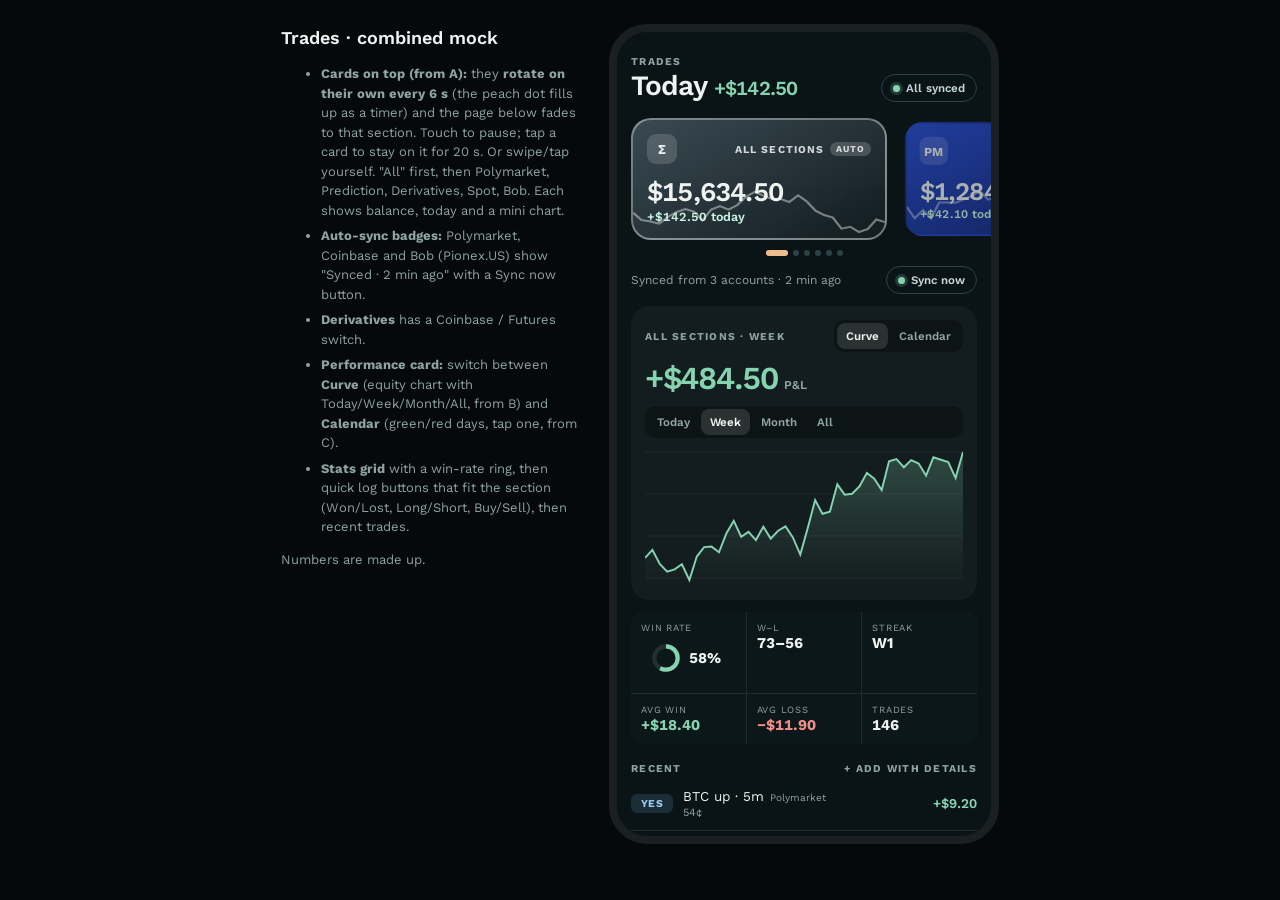
<file: mocks/trades-mix.html>
<!doctype html>
<html lang="en"><head><meta charset="utf-8"><meta name="viewport" content="width=device-width,initial-scale=1"><title>Trades · combined</title>
<link rel="stylesheet" href="https://fonts.googleapis.com/css2?family=Work+Sans:wght@400;500;600;700&display=swap">
<style>
:root{--ink:#EEF3F0;--soft:#C4D5D8;--muted:#8FA3A1;--line:#1C2E33;--line2:#2A4248;--peach:#EFBC90;--up:#86D3B0;--dn:#EE8E86}
*{box-sizing:border-box}body{margin:0;background:#05090B;font-family:"Work Sans",system-ui,sans-serif;color:var(--ink);padding:24px 14px;display:flex;gap:28px;justify-content:center;flex-wrap:wrap}
button{font-family:inherit;cursor:pointer;color:inherit}
.note{width:300px;color:var(--muted);font-size:13px;line-height:1.5}.note h2{color:var(--ink);font-size:18px;margin:0 0 8px;font-weight:600}.note li{margin-bottom:6px}
.phone{position:relative;width:390px;height:820px;border-radius:38px;overflow:hidden;background:#0A1416;border:8px solid #1A1F22}
.scr{position:absolute;inset:0;overflow-y:auto;padding:18px 14px 30px;scrollbar-width:none}
.eb{font-size:10.5px;font-weight:700;letter-spacing:.12em;color:var(--muted);text-transform:uppercase}
.num{font-variant-numeric:tabular-nums}.up{color:var(--up)}.dn{color:var(--dn)}.mute{color:var(--muted)}
.top{display:flex;justify-content:space-between;align-items:flex-end}.top h1{margin:0;font-size:28px;font-weight:600;letter-spacing:-.03em}
.cards{display:flex;gap:10px;overflow-x:auto;scroll-snap-type:x mandatory;margin:12px -14px 0;padding:4px 14px 8px;scrollbar-width:none}
.card{flex:0 0 74%;scroll-snap-align:center;border-radius:20px;padding:14px;position:relative;overflow:hidden;border:2px solid transparent;text-align:left;background:var(--bgc);transition:transform .25s,opacity .25s,border-color .25s}
.card.on{border-color:rgba(255,255,255,.4)}.card:not(.on){transform:scale(.94);opacity:.7}
.card .h{display:flex;justify-content:space-between;align-items:center}.card .ic{width:30px;height:30px;border-radius:9px;background:rgba(255,255,255,.15);display:grid;place-items:center;font-size:13px;font-weight:700}
.card .lab{font-size:10.5px;font-weight:700;letter-spacing:.1em;color:rgba(255,255,255,.8);text-transform:uppercase;display:flex;align-items:center;gap:6px}
.card .lab i{font-style:normal;font-size:9px;padding:2px 6px;border-radius:999px;background:rgba(255,255,255,.18)}
.card .bal{font-size:27px;font-weight:600;letter-spacing:-.03em;margin-top:12px}.card .pl{font-size:12.5px;font-weight:600;margin-top:1px}
.card svg{position:absolute;left:0;right:0;bottom:0;width:100%;height:52px;opacity:.55}
.dots{display:flex;gap:5px;justify-content:center;margin-top:2px}.dots i{width:6px;height:6px;border-radius:50%;background:var(--line2);position:relative;overflow:hidden;transition:width .3s}
.dots i.on{width:22px;border-radius:3px;background:rgba(239,188,144,.3)}
.dots i.on::after{content:"";position:absolute;inset:0;background:var(--peach);transform-origin:left;animation:dotfill var(--dur,6s) linear forwards}
.dots.paused i.on::after{animation-play-state:paused}.dots.held i.on::after{animation:none;transform:none}
@keyframes dotfill{from{transform:scaleX(0)}to{transform:scaleX(1)}}
#body{transition:opacity .25s}#body.swap{opacity:0}
.card svg path{stroke-dasharray:600;stroke-dashoffset:0}.card.on.draw svg path{animation:draw 1.2s ease-out}
@keyframes draw{from{stroke-dashoffset:600}}
.subrow{display:flex;justify-content:space-between;align-items:center;margin-top:10px;font-size:12px;color:var(--muted);gap:8px}
.sync{border:1px solid var(--line2);background:none;border-radius:999px;padding:6px 11px;font-size:11.5px;font-weight:600;color:var(--soft);display:flex;align-items:center;gap:6px;white-space:nowrap}
.sync i{width:7px;height:7px;border-radius:50%;background:var(--up);box-shadow:0 0 0 3px rgba(134,211,176,.2)}
.seg{display:flex;gap:2px;padding:3px;border-radius:10px;background:rgba(0,0,0,.3)}.seg button{border:0;background:none;color:var(--muted);font-size:11.5px;font-weight:600;padding:6px 9px;border-radius:8px}.seg button.on{background:rgba(255,255,255,.12);color:var(--ink)}
.dsub{margin-top:10px;width:max-content}
.perf{margin-top:12px;border-radius:18px;background:rgba(255,255,255,.035);padding:14px}
.perf .ph{display:flex;justify-content:space-between;align-items:center;gap:8px}
.pnl{font-size:32px;font-weight:600;letter-spacing:-.04em;line-height:1.05;margin-top:10px}.pnl small{font-size:12px;font-weight:600;letter-spacing:0;color:var(--muted);margin-left:6px}
.tf{margin-top:10px}
.chart{margin-top:8px}.chart svg{width:100%;height:140px;display:block}
.cal{display:grid;grid-template-columns:repeat(7,1fr);gap:4px;margin-top:10px}
.cal span{aspect-ratio:1;border-radius:7px;display:grid;place-items:center;font-size:10.5px;font-weight:600;color:rgba(255,255,255,.78);background:rgba(255,255,255,.04);cursor:pointer}
.cal span.h{color:var(--muted);background:none;aspect-ratio:auto;font-size:10px;cursor:default}.cal span.sel{outline:2px solid var(--peach)}
.legend{display:flex;justify-content:space-between;font-size:11px;color:var(--muted);margin-top:8px}
.grid{display:grid;grid-template-columns:repeat(3,1fr);gap:1px;background:var(--line);border-radius:14px;overflow:hidden;margin-top:12px}.grid div{background:#0C1719;padding:10px}.grid small{display:block;font-size:9.5px;color:var(--muted);letter-spacing:.08em;text-transform:uppercase}.grid b{font-size:15px}
.wr{display:flex;align-items:center;gap:8px}.wr svg{width:30px;height:30px}
.qa{display:grid;grid-template-columns:1fr 1fr;gap:8px;margin-top:12px}.qa button{border:0;border-radius:14px;padding:14px;font-weight:700;font-size:14px}.qa .w{background:rgba(134,211,176,.15);color:var(--up)}.qa .x{background:rgba(238,142,134,.15);color:var(--dn)}
h4{margin:18px 0 2px;font-size:10.5px;letter-spacing:.12em;color:var(--muted);display:flex;justify-content:space-between;font-weight:700}
.row{display:flex;align-items:center;gap:10px;padding:11px 0;border-bottom:1px solid var(--line);font-size:13.5px}.row .m{flex:1;min-width:0}.row .m small{display:block;color:var(--muted);font-size:11px;margin-top:2px}.row b{font-weight:600}
.tag{font-size:10.5px;font-weight:700;padding:3px 7px;border-radius:6px;letter-spacing:.04em;min-width:42px;text-align:center}.tag.l{background:rgba(134,211,176,.15);color:var(--up)}.tag.s{background:rgba(238,142,134,.15);color:var(--dn)}.tag.y{background:rgba(122,184,240,.15);color:#9CCBF5}.tag.n{background:rgba(239,188,144,.15);color:var(--peach)}
.src{font-size:10px;color:var(--muted);margin-left:6px}
</style></head><body>
<div class="note"><h2>Trades · combined mock</h2>
<ul>
<li><b>Cards on top (from A):</b> they <b>rotate on their own every 6 s</b> (the peach dot fills up as a timer) and the page below fades to that section. Touch to pause; tap a card to stay on it for 20 s. Or swipe/tap yourself. "All" first, then Polymarket, Prediction, Derivatives, Spot, Bob. Each shows balance, today and a mini chart.</li>
<li><b>Auto-sync badges:</b> Polymarket, Coinbase and Bob (Pionex.US) show "Synced · 2 min ago" with a Sync now button.</li>
<li><b>Derivatives</b> has a Coinbase / Futures switch.</li>
<li><b>Performance card:</b> switch between <b>Curve</b> (equity chart with Today/Week/Month/All, from B) and <b>Calendar</b> (green/red days, tap one, from C).</li>
<li><b>Stats grid</b> with a win-rate ring, then quick log buttons that fit the section (Won/Lost, Long/Short, Buy/Sell), then recent trades.</li>
</ul><p>Numbers are made up.</p></div>

<div class="phone"><div class="scr">
 <div class="top"><div><span class="eb">Trades</span><h1>Today <span class="up num" id="tot" style="font-size:20px"></span></h1></div><button class="sync" id="syncall"><i></i>All synced</button></div>
 <div class="cards" id="cards"></div><div class="dots" id="dots"></div>
 <div id="body"></div>
</div></div>

<script>
const DSUB={coinbase:{label:"Coinbase",auto:"Coinbase",bal:3240,today:121.6,wr:52,score:"14–13",streak:"W2",count:27,avgW:38.2,avgL:-21.5,
  trades:[["BTC-PERP · 5x","LONG","94,120 → 94,860","+$92.40","Coinbase"],["ETH-PERP · 3x","SHORT","3,455 → 3,441","+$29.20","Coinbase"],["SOL-PERP · 5x","LONG","184.2 → 183.1","−$18.70","Coinbase"]]},
 futures:{label:"Futures",auto:null,bal:1880,today:64.8,wr:44,score:"5–8",streak:"L1",count:13,avgW:71.3,avgL:-48.2,
  trades:[["ES · 1 contract","SHORT","6,041 → 6,047","−$75.00","THTrader"],["NQ · 1 contract","LONG","21,310 → 21,366","+$113.40","Liquid Brokers"],["CL · 1 contract","LONG","68.20 → 68.46","+$26.40","THTrader"]]}};
let dsub="coinbase";
const DER={k:"deriv",n:"Derivatives",ic:"⚡",bg:"linear-gradient(150deg,#C26A22,#4A2410)",mode:"ls",subs:true};
["bal","today","wr","score","streak","count","trades","auto","avgW","avgL"].forEach(p=>Object.defineProperty(DER,p,{get:()=>DSUB[dsub][p]}));
const SEC=[
 {k:"poly",n:"Polymarket",ic:"PM",bg:"linear-gradient(150deg,#2A4FD6,#14236B)",mode:"wl",auto:"Polymarket",bal:1284.5,today:42.1,wr:61,score:"23–15",streak:"W3",count:38,avgW:9.8,avgL:-5.4,
  trades:[["BTC up · 5m","YES",.54,"+$9.20"],["BTC up · 5m","NO",.47,"−$5.00"],["ETH up · 15m","YES",.61,"+$6.40"],["BTC up · 1h","YES",.38,"+$16.30"]]},
 {k:"pred",n:"Prediction",ic:"◎",bg:"linear-gradient(150deg,#6E50C9,#2B1D5C)",mode:"wl",auto:null,bal:640,today:-12,wr:54,score:"13–11",streak:"L1",count:24,avgW:11.2,avgL:-9.6,
  trades:[["Fed cuts in Dec","YES",.42,"−$12.00"],["CPI above 3%","NO",.66,"+$8.50"],["Rain in NYC Sat","YES",.30,"+$14.00"]]},
 DER,
 {k:"spot",n:"Spot",ic:"◐",bg:"linear-gradient(150deg,#1D8F6E,#0B3A2D)",mode:"bs",auto:null,bal:8460,today:-64.2,wr:null,score:"6",streak:"",count:17,
  trades:[["BTC · 0.042","HOLD","avg 81,200","+$540.20"],["ETH · 1.3","HOLD","avg 3,410","−$112.00"],["SOL · 22","BUY","at 182.40",""]]},
 {k:"bob",n:"Bob",ic:"B",bg:"linear-gradient(150deg,#B8921C,#4A3A0A)",mode:"ls",auto:"Pionex.US",bal:2010,today:55,wr:67,score:"18–9",streak:"W5",count:27,avgW:14.2,avgL:-9.1,
  trades:[["BTC grid bot","LONG","+42 grid fills","+$31.00","Pionex"],["ETH-PERP long","LONG","3,402 → 3,431","+$24.00","Pionex"],["SOL spot buy","BUY","at 181.90","","Pionex"]]}];
const ALL={k:"all",n:"All sections",ic:"Σ",bg:"linear-gradient(150deg,#3A4A52,#121C20)",mode:"wl",auto:"3 accounts",get bal(){return SEC.reduce((t,x)=>t+x.bal,0)},get today(){return SEC.reduce((t,x)=>t+x.today,0)},wr:58,score:"73–56",streak:"W1",count:146,avgW:18.4,avgL:-11.9,
 get trades(){return[SEC[0].trades[0].concat("Polymarket"),DSUB.coinbase.trades[0],SEC[4].trades[0],SEC[1].trades[1].concat("Prediction")]}};
const LIST=[ALL,...SEC];
const $=id=>document.getElementById(id),usd=n=>"$"+Math.abs(n).toLocaleString(undefined,{minimumFractionDigits:2,maximumFractionDigits:2}),money=n=>(n<0?"−":"+")+usd(n);
let ci=0,view="curve",tf="Week",day=24,s=3;const R=()=>(s=(s*9301+49297)%233280)/233280;
const series=(n,tr,vol)=>{let v=0;return[...Array(n)].map(()=>v+=(R()-.5+tr)*vol)};
const path=(p,W,H,pad=6)=>{const mn=Math.min(...p),mx=Math.max(...p),sx=W/(p.length-1),sy=(H-pad*2)/((mx-mn)||1);return p.map((v,i)=>`${i?"L":"M"}${(i*sx).toFixed(1)} ${(H-pad-(v-mn)*sy).toFixed(1)}`).join(" ")};
function row(t){const tg={LONG:"l",BUY:"l",HOLD:"l",SHORT:"s",YES:"y",NO:"n"}[t[1]]||"y",pr=typeof t[2]==="number"?(t[2]*100).toFixed(0)+"¢":t[2];
 return`<div class="row"><span class="tag ${tg}">${t[1]}</span><div class="m">${t[0]}${t[4]?`<span class="src">${t[4]}</span>`:""}<small>${pr}</small></div><b class="num ${t[3].startsWith("−")?"dn":"up"}">${t[3]||"—"}</b></div>`}
function render(){const x=LIST[ci];$("tot").textContent=money(ALL.today);
 $("cards").innerHTML=LIST.map((c,i)=>{s=40+i*13;return`<button class="card ${i===ci?"on":""}" data-i="${i}" style="--bgc:${c.bg}"><div class="h"><span class="ic">${c.ic}</span><span class="lab">${c.n}${c.auto?"<i>AUTO</i>":""}</span></div><div class="bal num">${usd(c.bal)}</div><div class="pl num" style="color:${c.today<0?"#FFC2BC":"#C8F2DE"}">${money(c.today)} today</div><svg viewBox="0 0 200 52" preserveAspectRatio="none"><path d="${path(series(30,c.today<0?-.05:.08,3),200,52)}" fill="none" stroke="rgba(255,255,255,.75)" stroke-width="2"/></svg></button>`}).join("");
 $("dots").innerHTML=LIST.map((_,i)=>`<i class="${i===ci?"on":""}"></i>`).join("");
 document.querySelectorAll("#cards .card").forEach(b=>b.onclick=()=>{ci=+b.dataset.i;hold();render();center()});
 $("dots").classList.toggle("held",heldUntil>Date.now());
 s=7+ci*11;const pts=series(44,x.today<0?-.02:.1,8),neg=x.today<0,lc=neg?"#EE8E86":"#86D3B0";
 const days=[...Array(30)].map((_,i)=>i>25?null:Math.round((R()-.42)*(x.k==="all"?160:90))),mx=Math.max(...days.filter(v=>v!==null).map(Math.abs)),col=v=>v===null?"rgba(255,255,255,.03)":v>0?`rgba(134,211,176,${.18+.62*v/mx})`:v<0?`rgba(238,142,134,${.18+.62*-v/mx})`:"rgba(255,255,255,.06)";
 const mult={Today:1,Week:3.4,Month:11.8,All:41}[tf],pnl=view==="curve"?x.today*mult:days.reduce((t,v)=>t+(v||0),0);
 const quick=x.mode==="ls"?["+ Long","+ Short"]:x.mode==="bs"?["+ Buy","− Sell"]:["+ Won","+ Lost"];
 $("body").innerHTML=`<div class="subrow"><span>${x.auto?`Synced from ${x.auto} · 2 min ago`:"Logged by hand"}</span>${x.auto?`<button class="sync"><i></i>Sync now</button>`:""}</div>
 ${x.subs?`<div class="seg dsub">${Object.entries(DSUB).map(([k,v])=>`<button class="${k===dsub?"on":""}" data-s="${k}">${v.label}${v.auto?" · auto":""}</button>`).join("")}</div>`:""}
 <div class="perf"><div class="ph"><span class="eb">${view==="curve"?`${x.n} · ${tf}`:`${x.n} · November`}</span><div class="seg" id="view"><button class="${view==="curve"?"on":""}" data-v="curve">Curve</button><button class="${view==="cal"?"on":""}" data-v="cal">Calendar</button></div></div>
  <div class="pnl num ${pnl<0?"dn":"up"}">${money(pnl)}<small>${view==="cal"?`${days.filter(v=>v>0).length} green · ${days.filter(v=>v<0).length} red days`:"P&L"}</small></div>
  ${view==="curve"?`<div class="seg tf" id="tf">${["Today","Week","Month","All"].map(t=>`<button class="${t===tf?"on":""}">${t}</button>`).join("")}</div>
  <div class="chart"><svg viewBox="0 0 334 140" preserveAspectRatio="none"><defs><linearGradient id="g" x1="0" x2="0" y1="0" y2="1"><stop offset="0" stop-color="${lc}" stop-opacity=".25"/><stop offset="1" stop-color="${lc}" stop-opacity="0"/></linearGradient></defs>${[0,1,2,3].map(i=>`<line x1="0" x2="334" y1="${6+i*42}" y2="${6+i*42}" stroke="rgba(255,255,255,.06)"/>`).join("")}<path d="${path(pts,334,140)} L334 140 L0 140Z" fill="url(#g)"/><path d="${path(pts,334,140)}" fill="none" stroke="${lc}" stroke-width="2"/></svg></div>`
  :`<div class="cal">${["M","T","W","T","F","S","S"].map(d=>`<span class="h">${d}</span>`).join("")}${"<span class='h'></span>".repeat(5)}${days.map((v,i)=>`<span class="${i+1===day?"sel":""}" data-d="${i+1}" style="background:${col(v)}">${i+1}</span>`).join("")}</div><div class="legend"><span>● Loss</span><span>Tap a day</span><span>Profit ●</span></div>`}</div>
 <div class="grid">${x.wr!==null?`<div><small>Win rate</small><div class="wr"><svg viewBox="0 0 36 36"><circle cx="18" cy="18" r="14" fill="none" stroke="rgba(255,255,255,.1)" stroke-width="5"/><circle cx="18" cy="18" r="14" fill="none" stroke="#86D3B0" stroke-width="5" stroke-dasharray="${(x.wr/100*88).toFixed(1)} 88" transform="rotate(-90 18 18)"/></svg><b class="num">${x.wr}%</b></div></div><div><small>W–L</small><b class="num">${x.score}</b></div><div><small>Streak</small><b>${x.streak}</b></div><div><small>Avg win</small><b class="num up">${money(x.avgW)}</b></div><div><small>Avg loss</small><b class="num dn">${money(x.avgL)}</b></div><div><small>Trades</small><b class="num">${x.count}</b></div>`
  :`<div><small>Value</small><b class="num">${usd(x.bal)}</b></div><div><small>Unrealized</small><b class="num up">+$428.20</b></div><div><small>Holdings</small><b>${x.score}</b></div>`}</div>
 ${x.k==="all"?"":`<div class="qa"><button class="w">${quick[0]}</button><button class="x">${quick[1]}</button></div>`}
 <h4><span>${view==="cal"?`NOV ${day}`:x.k==="spot"?"HOLDINGS":x.k==="deriv"?"POSITIONS":"RECENT"}</span><span>${view==="cal"&&days[day-1]!==null?money(days[day-1]):"+ ADD WITH DETAILS"}</span></h4>${x.trades.map(row).join("")}`;
 document.querySelectorAll("#view button").forEach(b=>b.onclick=()=>{view=b.dataset.v;render()});document.querySelectorAll("#tf button").forEach(b=>b.onclick=()=>{tf=b.textContent;render()});
 document.querySelectorAll(".cal span[data-d]").forEach(b=>b.onclick=()=>{day=+b.dataset.d;render()});document.querySelectorAll(".dsub button").forEach(b=>b.onclick=()=>{dsub=b.dataset.s;render()})}
// auto-rotate the account cards: every 6 s the next card slides in and the page below crossfades to it.
// Touching the cards pauses it; tapping a card or using the page holds that card for 20 s, then rotation resumes.
const AUTO=6000;let heldUntil=0,timer=null,touching=false;
const center=()=>setTimeout(()=>{const c=document.querySelectorAll("#cards .card")[ci],w=$("cards");if(c)w.scrollTo({left:c.offsetLeft-(w.clientWidth-c.offsetWidth)/2,behavior:"smooth"})},10);
function hold(){heldUntil=Date.now()+20000;schedule()}
function schedule(){clearTimeout(timer);const wait=Math.max(AUTO,heldUntil-Date.now());timer=setTimeout(step,wait)}
function step(){if(touching||heldUntil>Date.now()){schedule();return}$("body").classList.add("swap");setTimeout(()=>{ci=(ci+1)%LIST.length;render();center();document.querySelectorAll("#cards .card")[ci].classList.add("draw");$("body").classList.remove("swap")},220);schedule()}
const cw=$("cards");cw.addEventListener("pointerdown",()=>{touching=true;$("dots").classList.add("paused")});
addEventListener("pointerup",()=>{if(touching){touching=false;$("dots").classList.remove("paused")}});
$("body").addEventListener("click",hold);
render();center();schedule();
</script>
</body></html>
</file>
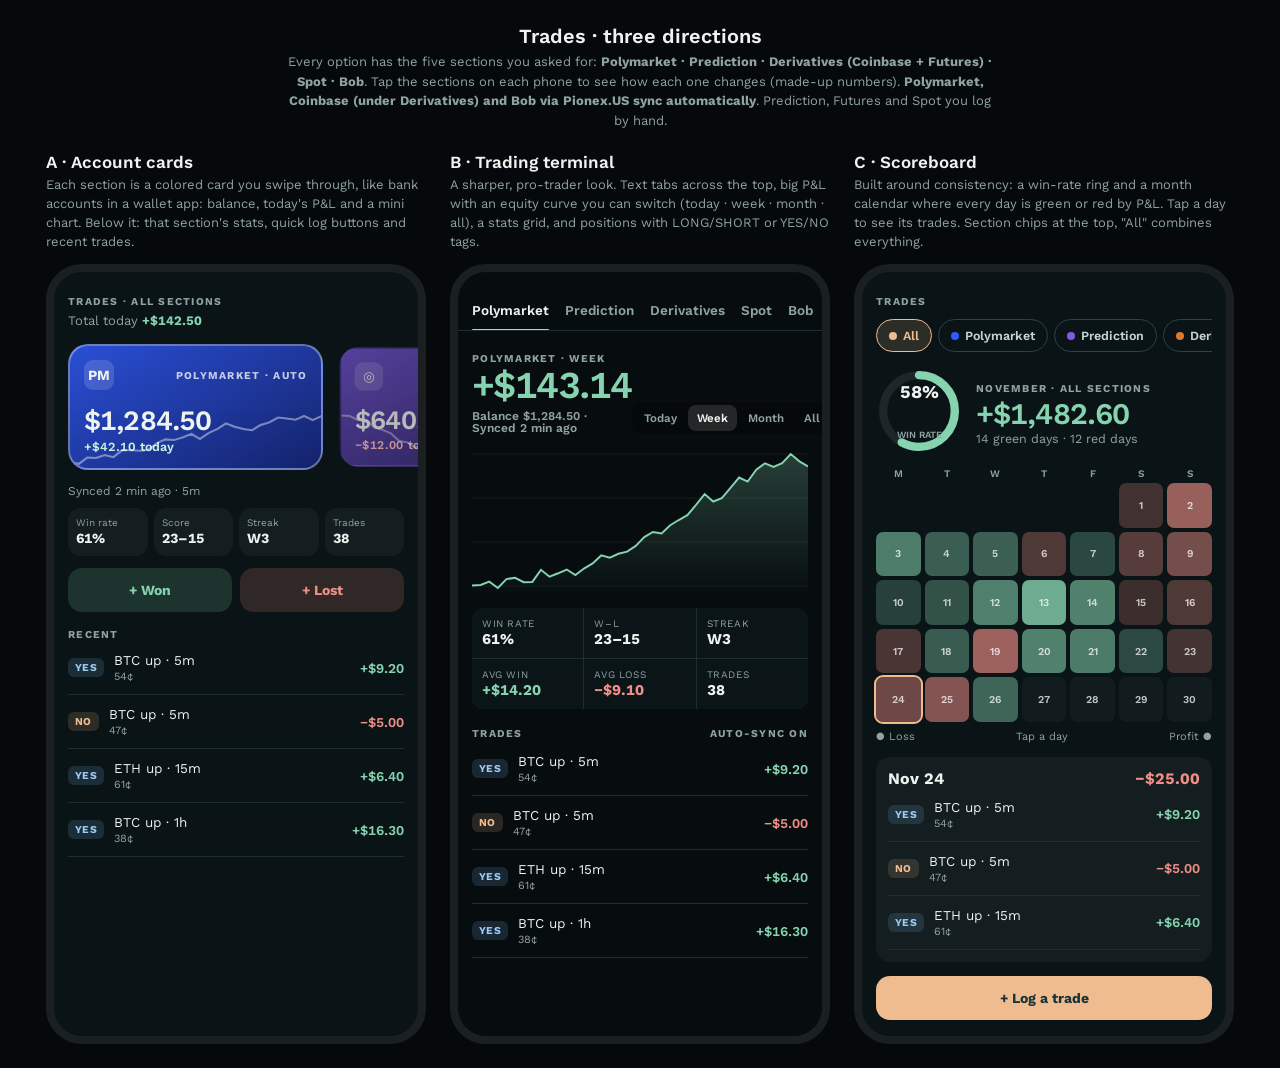
<file: mocks/trades.html>
<!doctype html>
<html lang="en"><head><meta charset="utf-8"><meta name="viewport" content="width=device-width,initial-scale=1"><title>Trades mocks</title>
<link rel="stylesheet" href="https://fonts.googleapis.com/css2?family=Work+Sans:wght@400;500;600;700&display=swap">
<style>
:root{--ink:#EEF3F0;--soft:#C4D5D8;--muted:#8FA3A1;--line:#1C2E33;--line2:#2A4248;--peach:#EFBC90;--up:#86D3B0;--dn:#EE8E86}
*{box-sizing:border-box}body{margin:0;background:#05090B;font-family:"Work Sans",system-ui,sans-serif;color:var(--ink);padding:24px 14px}
h1{text-align:center;font-size:20px;font-weight:600;margin:0 0 4px}.lead{text-align:center;color:var(--muted);font-size:13px;margin:0 auto 22px;max-width:720px;line-height:1.5}
.wrap{display:flex;gap:24px;justify-content:center;flex-wrap:wrap;align-items:flex-start}
.col{width:380px}.col h2{margin:0 0 4px;font-size:17px;font-weight:600}.col p{margin:0 0 12px;color:var(--muted);font-size:13px;line-height:1.45;min-height:76px}
.phone{position:relative;width:380px;height:780px;border-radius:36px;overflow:hidden;background:#0A1416;border:8px solid #1A1F22}
.scr{position:absolute;inset:0;overflow-y:auto;padding:18px 14px 30px;scrollbar-width:none}
button{font-family:inherit;cursor:pointer;color:inherit}
.eb{font-size:10.5px;font-weight:700;letter-spacing:.12em;color:var(--muted);text-transform:uppercase}
.num{font-variant-numeric:tabular-nums}.up{color:var(--up)}.dn{color:var(--dn)}.mute{color:var(--muted)}
.tag{font-size:10.5px;font-weight:700;padding:3px 7px;border-radius:6px;letter-spacing:.04em}
.tag.l{background:rgba(134,211,176,.15);color:var(--up)}.tag.s{background:rgba(238,142,134,.15);color:var(--dn)}.tag.y{background:rgba(122,184,240,.15);color:#9CCBF5}.tag.n{background:rgba(239,188,144,.15);color:var(--peach)}
.row{display:flex;align-items:center;gap:10px;padding:11px 0;border-bottom:1px solid var(--line);font-size:13.5px}
.row .m{flex:1;min-width:0}.row .m small{display:block;color:var(--muted);font-size:11px;margin-top:2px}.row b{font-weight:600}
.seg{display:flex;gap:2px;padding:3px;border-radius:10px;background:rgba(0,0,0,.3)}.seg button{border:0;background:none;color:var(--muted);font-size:11.5px;font-weight:600;padding:6px 9px;border-radius:8px}.seg button.on{background:rgba(255,255,255,.12);color:var(--ink)}
.addbtn{width:100%;margin-top:14px;border:0;border-radius:14px;padding:14px;background:var(--peach);color:#1C3438;font-weight:700;font-size:14px}

/* A — account cards */
.a .cards{display:flex;gap:10px;overflow-x:auto;scroll-snap-type:x mandatory;margin:12px -14px 0;padding:4px 14px 8px;scrollbar-width:none}
.a .acard{flex:0 0 76%;scroll-snap-align:center;border-radius:20px;padding:14px;position:relative;overflow:hidden;border:2px solid transparent;text-align:left;background:var(--bgc);transition:transform .2s,border-color .2s}
.a .acard.on{border-color:rgba(255,255,255,.35)}.a .acard:not(.on){transform:scale(.95);opacity:.75}
.a .acard .top{display:flex;justify-content:space-between;align-items:center}.a .acard .ic{width:30px;height:30px;border-radius:9px;background:rgba(255,255,255,.14);display:grid;place-items:center;font-size:14px;font-weight:700}
.a .acard .bal{font-size:28px;font-weight:600;letter-spacing:-.03em;margin-top:14px}.a .acard .pl{font-size:12.5px;font-weight:600;margin-top:2px}
.a .acard svg{position:absolute;left:0;right:0;bottom:0;width:100%;height:56px;opacity:.6}
.a .stats{display:grid;grid-template-columns:repeat(4,1fr);gap:6px;margin-top:10px}.a .stats div{padding:9px 8px;border-radius:12px;background:rgba(255,255,255,.04)}.a .stats small{display:block;font-size:10px;color:var(--muted)}.a .stats b{font-size:14px}
.a .qa{display:grid;grid-template-columns:1fr 1fr;gap:8px;margin-top:12px}.a .qa button{border:0;border-radius:14px;padding:14px;font-weight:700;font-size:14px}
.a .qa .w{background:rgba(134,211,176,.16);color:var(--up)}.a .qa .x{background:rgba(238,142,134,.16);color:var(--dn)}

/* B — terminal */
.b{background:#070D0F}
.b .tabs{display:flex;gap:16px;overflow-x:auto;border-bottom:1px solid var(--line);margin:0 -14px;padding:0 14px;scrollbar-width:none}
.b .tabs button{border:0;background:none;padding:12px 0;font-size:13.5px;font-weight:600;color:var(--muted);white-space:nowrap;position:relative}
.b .tabs button.on{color:var(--ink)}.b .tabs button.on::after{content:"";position:absolute;left:0;right:0;bottom:-1px;height:2px;background:var(--peach);border-radius:2px}
.b .head{display:flex;justify-content:space-between;align-items:flex-end;margin-top:16px}
.b .pnl{font-size:38px;font-weight:600;letter-spacing:-.04em;line-height:1}.b .pnl small{display:block;font-size:12px;font-weight:600;letter-spacing:0;margin-top:6px}
.b .chart{margin-top:12px;position:relative}.b .chart svg{width:100%;height:150px;display:block}
.b .grid{display:grid;grid-template-columns:repeat(3,1fr);gap:1px;background:var(--line);border-radius:12px;overflow:hidden;margin-top:12px}.b .grid div{background:#0B1416;padding:10px}.b .grid small{display:block;font-size:10px;color:var(--muted);letter-spacing:.06em;text-transform:uppercase}.b .grid b{font-size:15px}
.b h4{margin:18px 0 2px;font-size:10.5px;letter-spacing:.12em;color:var(--muted);display:flex;justify-content:space-between}

/* C — scoreboard / calendar */
.c .sec{display:flex;gap:6px;overflow-x:auto;scrollbar-width:none;margin-top:10px}
.c .sec button{flex:none;border:1px solid var(--line2);background:none;border-radius:999px;padding:8px 12px;font-size:12.5px;font-weight:600;color:var(--soft);display:flex;align-items:center;gap:6px}
.c .sec button i{width:8px;height:8px;border-radius:50%}.c .sec button.on{background:rgba(239,188,144,.15);border-color:var(--peach);color:var(--peach)}
.c .score{display:flex;align-items:center;gap:14px;margin-top:16px}
.c .score .ring{width:86px;height:86px;position:relative;flex:none}.c .score .ring b{position:absolute;inset:0;display:grid;place-items:center;font-size:18px;font-weight:700;text-align:center;line-height:1.1}.c .score .ring b small{display:block;font-size:9.5px;color:var(--muted);font-weight:600}
.c .big{font-size:30px;font-weight:600;letter-spacing:-.03em}
.c .cal{display:grid;grid-template-columns:repeat(7,1fr);gap:4px;margin-top:14px}
.c .cal span{aspect-ratio:1;border-radius:7px;display:grid;place-items:center;font-size:10.5px;font-weight:600;color:rgba(255,255,255,.75);background:rgba(255,255,255,.04)}
.c .cal span.h{color:var(--muted);background:none;aspect-ratio:auto;font-size:10px}
.c .cal span.sel{outline:2px solid var(--peach)}
.c .legend{display:flex;justify-content:space-between;font-size:11px;color:var(--muted);margin-top:8px}
.c .day{margin-top:14px;padding:12px;border-radius:14px;background:rgba(255,255,255,.04)}
</style></head><body>
<h1>Trades · three directions</h1>
<p class="lead">Every option has the five sections you asked for: <b>Polymarket · Prediction · Derivatives (Coinbase + Futures) · Spot · Bob</b>. Tap the sections on each phone to see how each one changes (made-up numbers). <b>Polymarket, Coinbase (under Derivatives) and Bob via Pionex.US sync automatically</b>. Prediction, Futures and Spot you log by hand.</p>
<div class="wrap">

<div class="col"><h2>A · Account cards</h2><p>Each section is a colored card you swipe through, like bank accounts in a wallet app: balance, today's P&amp;L and a mini chart. Below it: that section's stats, quick log buttons and recent trades.</p>
<div class="phone a"><div class="scr"><span class="eb">Trades · all sections</span><div style="font-size:13px;margin-top:4px" class="mute">Total today <b class="up num" id="atot"></b></div><div class="cards" id="acards"></div><div id="abody"></div></div></div></div>

<div class="col"><h2>B · Trading terminal</h2><p>A sharper, pro-trader look. Text tabs across the top, big P&amp;L with an equity curve you can switch (today · week · month · all), a stats grid, and positions with LONG/SHORT or YES/NO tags.</p>
<div class="phone b"><div class="scr"><div class="tabs" id="btabs"></div><div id="bbody"></div></div></div></div>

<div class="col"><h2>C · Scoreboard</h2><p>Built around consistency: a win-rate ring and a month calendar where every day is green or red by P&amp;L. Tap a day to see its trades. Section chips at the top, "All" combines everything.</p>
<div class="phone c"><div class="scr"><span class="eb">Trades</span><div class="sec" id="csec"></div><div id="cbody"></div></div></div></div>

</div>
<script>
// Derivatives has two sub-accounts: Coinbase (auto-sync) and Futures (the market you trade, logged by hand)
const DSUB={coinbase:{label:"Coinbase · auto",auto:true,bal:3240,today:121.6,wr:52,score:"14–13",streak:"W2",count:27,
  trades:[["BTC-PERP · 5x (Coinbase)","LONG","94,120 → 94,860","+$92.40"],["ETH-PERP · 3x (Coinbase)","SHORT","3,455 → 3,441","+$29.20"],["SOL-PERP · 5x (Coinbase)","LONG","184.2 → 183.1","−$18.70"]],sub:"Synced from Coinbase 1 min ago"},
 futures:{label:"Futures",auto:false,bal:1880,today:64.8,wr:44,score:"5–8",streak:"L1",count:13,
  trades:[["ES · 1 contract","SHORT","6,041 → 6,047","−$75.00"],["NQ · 1 contract","LONG","21,310 → 21,366","+$113.40"],["CL · 1 contract","LONG","68.20 → 68.46","+$26.40"]],sub:"Liquid Brokers / THTrader · logged by hand"}};
let dsub="coinbase";const DER={k:"deriv",n:"Derivatives",ic:"⚡",c:"#D97A2B",bg:"linear-gradient(150deg,#C26A22,#4A2410)",subs:true};
["bal","today","wr","score","streak","count","trades","sub","auto"].forEach(p=>Object.defineProperty(DER,p,{get:()=>DSUB[dsub][p]}));
const subSeg=x=>x.subs?`<div class="seg dsub" style="margin-top:10px;width:max-content">${Object.entries(DSUB).map(([k,v])=>`<button class="${k===dsub?"on":""}" data-s="${k}">${v.label}</button>`).join("")}</div>`:"";
document.addEventListener("click",e=>{const b=e.target.closest(".dsub button");if(b){dsub=b.dataset.s;A();B();C()}});
const SEC=[
 {k:"poly",n:"Polymarket",ic:"PM",c:"#2E5BFF",bg:"linear-gradient(150deg,#2A4FD6,#14236B)",bal:1284.5,today:42.1,wr:61,score:"23–15",streak:"W3",count:38,auto:true,
  trades:[["BTC up · 5m","YES",.54,"+$9.20"],["BTC up · 5m","NO",.47,"−$5.00"],["ETH up · 15m","YES",.61,"+$6.40"],["BTC up · 1h","YES",.38,"+$16.30"]],sub:"Synced 2 min ago · 5m"},
 {k:"pred",n:"Prediction",ic:"◎",c:"#7C5CE0",bg:"linear-gradient(150deg,#6E50C9,#2B1D5C)",bal:640,today:-12,wr:54,score:"13–11",streak:"L1",count:24,
  trades:[["Fed cuts in Dec","YES",.42,"−$12.00"],["CPI above 3%","NO",.66,"+$8.50"],["Rain in NYC Sat","YES",.30,"+$14.00"]],sub:"Kalshi and others · logged by hand"},
 DER,
 {k:"spot",n:"Spot",ic:"◐",c:"#1F9E7A",bg:"linear-gradient(150deg,#1D8F6E,#0B3A2D)",bal:8460,today:-64.2,wr:null,score:"6 holdings",streak:"",count:17,
  trades:[["BTC · 0.042","HOLD","avg 81,200","+$540.20"],["ETH · 1.3","HOLD","avg 3,410","−$112.00"],["SOL · 22","BUY","at 182.40",""]],sub:"Holdings · logged by hand"},
 {k:"bob",n:"Bob",ic:"B",c:"#C9A227",bg:"linear-gradient(150deg,#B8921C,#4A3A0A)",bal:2010,today:55,wr:67,score:"18–9",streak:"W5",count:27,auto:true,
  trades:[["BTC grid bot (Pionex)","LONG","+42 grid fills","+$31.00"],["ETH-PERP long (Pionex)","LONG","3,402 → 3,431","+$24.00"],["SOL spot buy","BUY","at 181.90",""]],sub:"Synced from Pionex.US 3 min ago"}];
const $=id=>document.getElementById(id),money=n=>(n<0?"−":"+")+"$"+Math.abs(n).toFixed(2),cls=n=>n<0?"dn":"up";
let s=3;const R=()=>(s=(s*9301+49297)%233280)/233280;
const series=(n,trend,vol)=>{let v=0;return[...Array(n)].map(()=>v+=(R()-.5+trend)*vol)};
const path=(pts,W,H,pad=4)=>{const mn=Math.min(...pts),mx=Math.max(...pts),sx=W/(pts.length-1),sy=(H-pad*2)/((mx-mn)||1);return pts.map((v,i)=>`${i?"L":"M"}${(i*sx).toFixed(1)} ${(H-pad-(v-mn)*sy).toFixed(1)}`).join(" ")};
function trRow(t,sec){const tg=t[1]==="LONG"||t[1]==="BUY"||t[1]==="HOLD"?"l":t[1]==="SHORT"?"s":t[1]==="YES"?"y":"n";const pr=typeof t[2]==="number"?(t[2]*100).toFixed(0)+"¢":t[2];
 return`<div class="row"><span class="tag ${tg}">${t[1]}</span><div class="m">${t[0]}<small>${pr}</small></div><b class="num ${t[3].startsWith("−")?"dn":"up"}">${t[3]||"—"}</b></div>`}
// A
let ai=0;function A(){$("atot").textContent=money(SEC.reduce((t,x)=>t+x.today,0));
 $("acards").innerHTML=SEC.map((x,i)=>`<button class="acard ${i===ai?"on":""}" data-i="${i}" style="--bgc:${x.bg}"><div class="top"><span class="ic">${x.ic}</span><span class="eb" style="color:rgba(255,255,255,.75)">${x.n}${x.auto?" · auto":""}</span></div><div class="bal num">$${x.bal.toLocaleString(undefined,{minimumFractionDigits:2,maximumFractionDigits:2})}</div><div class="pl num" style="color:${x.today<0?"#FFC2BC":"#C8F2DE"}">${money(x.today)} today</div><svg viewBox="0 0 200 56" preserveAspectRatio="none"><path d="${path(series(30,x.today<0?-.05:.08,3),200,56)}" fill="none" stroke="rgba(255,255,255,.7)" stroke-width="2"/></svg></button>`).join("");
 document.querySelectorAll("#acards .acard").forEach(b=>b.onclick=()=>{ai=+b.dataset.i;A();b.scrollIntoView({behavior:"smooth",inline:"center",block:"nearest"})});
 const x=SEC[ai];$("abody").innerHTML=`${subSeg(x)}<div class="mute" style="font-size:12px;margin-top:6px">${x.sub}</div>
 <div class="stats">${x.wr!==null?`<div><small>Win rate</small><b class="num">${x.wr}%</b></div><div><small>Score</small><b class="num">${x.score}</b></div><div><small>Streak</small><b>${x.streak}</b></div>`:`<div style="grid-column:span 3"><small>Holdings</small><b>${x.score}</b></div>`}<div><small>Trades</small><b class="num">${x.count}</b></div></div>
 ${x.k==="spot"?`<div class="qa"><button class="w">+ Buy</button><button class="x">− Sell</button></div>`:x.k==="deriv"?`<div class="qa"><button class="w">+ Long</button><button class="x">+ Short</button></div>`:`<div class="qa"><button class="w">+ Won</button><button class="x">+ Lost</button></div>`}
 <div class="eb" style="margin-top:16px">Recent</div>${x.trades.map(t=>trRow(t,x)).join("")}`}
// B
let bi=0,btf="Week";function B(){$("btabs").innerHTML=SEC.map((x,i)=>`<button class="${i===bi?"on":""}" data-i="${i}">${x.n}</button>`).join("");document.querySelectorAll("#btabs button").forEach(b=>b.onclick=()=>{bi=+b.dataset.i;B()});
 const x=SEC[bi],pts=series(40,x.today<0?-.02:.1,8),last=pts[pts.length-1];
 $("bbody").innerHTML=`${subSeg(x)}<div class="head"><div><span class="eb">${x.n} · ${btf}</span><div class="pnl num ${cls(x.today*3)}">${money(x.today*3.4)}<small class="mute">Balance $${x.bal.toLocaleString(undefined,{minimumFractionDigits:2,maximumFractionDigits:2})} · ${x.sub.split(" · ")[0]}</small></div></div><div class="seg" id="btf">${["Today","Week","Month","All"].map(t=>`<button class="${t===btf?"on":""}">${t}</button>`).join("")}</div></div>
 <div class="chart"><svg viewBox="0 0 352 150" preserveAspectRatio="none"><defs><linearGradient id="bg${bi}" x1="0" x2="0" y1="0" y2="1"><stop offset="0" stop-color="${x.today<0?"#EE8E86":"#86D3B0"}" stop-opacity=".25"/><stop offset="1" stop-color="${x.today<0?"#EE8E86":"#86D3B0"}" stop-opacity="0"/></linearGradient></defs>
  ${[0,1,2,3].map(i=>`<line x1="0" x2="352" y1="${8+i*44}" y2="${8+i*44}" stroke="rgba(255,255,255,.06)"/>`).join("")}<path d="${path(pts,352,150,8)} L352 150 L0 150Z" fill="url(#bg${bi})"/><path d="${path(pts,352,150,8)}" fill="none" stroke="${x.today<0?"#EE8E86":"#86D3B0"}" stroke-width="2"/></svg></div>
 <div class="grid">${x.wr!==null?`<div><small>Win rate</small><b class="num">${x.wr}%</b></div><div><small>W–L</small><b class="num">${x.score}</b></div><div><small>Streak</small><b>${x.streak}</b></div><div><small>Avg win</small><b class="num up">+$14.20</b></div><div><small>Avg loss</small><b class="num dn">−$9.10</b></div><div><small>Trades</small><b class="num">${x.count}</b></div>`:`<div><small>Value</small><b class="num">$${x.bal.toLocaleString(undefined,{minimumFractionDigits:2,maximumFractionDigits:2})}</b></div><div><small>Unrealized</small><b class="num up">+$428</b></div><div><small>Holdings</small><b>6</b></div>`}</div>
 <h4><span>${x.k==="spot"?"HOLDINGS":x.k==="deriv"?"POSITIONS":"TRADES"}</span><span>${x.auto?"AUTO-SYNC ON":"+ ADD"}</span></h4>${x.trades.map(t=>trRow(t,x)).join("")}`;
 document.querySelectorAll("#btf button").forEach(b=>b.onclick=()=>{btf=b.textContent;B()})}
// C
let ci=-1,cday=24;const SECALL={k:"all",n:"All",c:"#EFBC90"};function C(){$("csec").innerHTML=[SECALL,...SEC].map((x,i)=>`<button class="${i-1===ci?"on":""}" data-i="${i-1}"><i style="background:${x.c}"></i>${x.n}</button>`).join("");
 document.querySelectorAll("#csec button").forEach(b=>b.onclick=()=>{ci=+b.dataset.i;C()});
 const x=ci<0?null:SEC[ci],wr=x?(x.wr??58):58;s=11+ci*7;const days=[...Array(30)].map((_,i)=>i>25?null:Math.round((R()-.42)*120));
 const max=Math.max(...days.filter(v=>v!==null).map(Math.abs)),col=v=>v===null?"rgba(255,255,255,.03)":v===0?"rgba(255,255,255,.06)":v>0?`rgba(134,211,176,${.18+.62*v/max})`:`rgba(238,142,134,${.18+.62*-v/max})`;
 const green=days.filter(v=>v>0).length,red=days.filter(v=>v<0).length,dv=days[cday-1];
 $("cbody").innerHTML=`${x?subSeg(x):""}<div class="score"><div class="ring"><svg viewBox="0 0 36 36" width="86" height="86"><circle cx="18" cy="18" r="15" fill="none" stroke="rgba(255,255,255,.08)" stroke-width="3.5"/><circle cx="18" cy="18" r="15" fill="none" stroke="#86D3B0" stroke-width="3.5" stroke-linecap="round" stroke-dasharray="${(wr/100*94.2).toFixed(1)} 94.2" transform="rotate(-90 18 18)"/></svg><b>${wr}%<small>WIN RATE</small></b></div>
  <div><span class="eb">November · ${x?x.n:"All sections"}</span><div class="big num up">+$1,482.60</div><div class="mute" style="font-size:12.5px">${green} green days · ${red} red days</div></div></div>
 <div class="cal">${["M","T","W","T","F","S","S"].map(d=>`<span class="h">${d}</span>`).join("")}<span class="h"></span><span class="h"></span><span class="h"></span><span class="h"></span><span class="h"></span>${days.map((v,i)=>`<span class="${i+1===cday?"sel":""}" data-d="${i+1}" style="background:${col(v)}">${i+1}</span>`).join("")}</div>
 <div class="legend"><span>● Loss</span><span>Tap a day</span><span>Profit ●</span></div>
 <div class="day"><div style="display:flex;justify-content:space-between"><b>Nov ${cday}</b><b class="num ${dv<0?"dn":"up"}">${dv===null?"—":money(dv)}</b></div>${(x||SEC[0]).trades.slice(0,3).map(t=>trRow(t)).join("")}</div>
 <button class="addbtn">+ Log a trade</button>`;
 document.querySelectorAll("#cbody .cal span[data-d]").forEach(b=>b.onclick=()=>{cday=+b.dataset.d;C()})}
A();B();C();
</script>
</body></html>
</file>
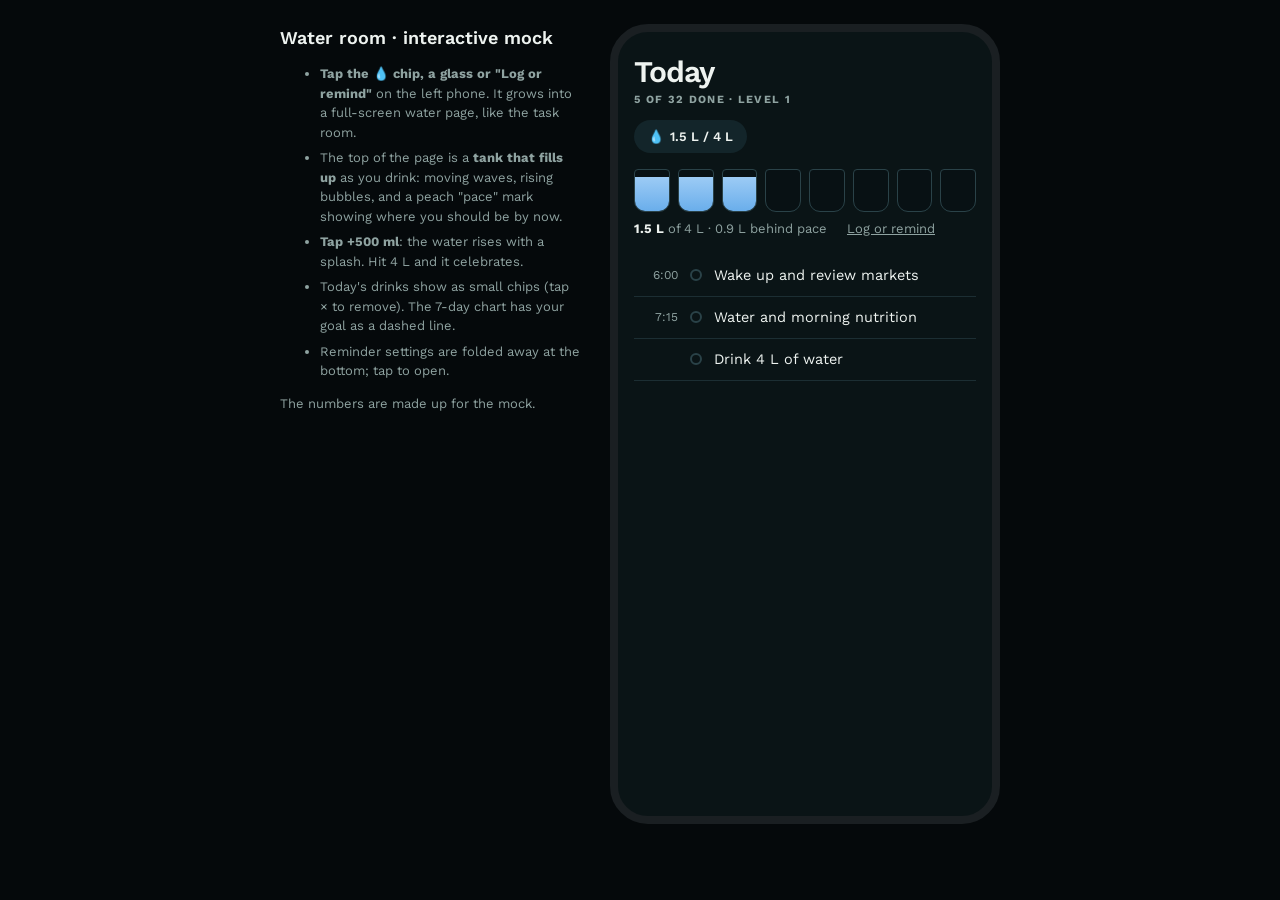
<file: mocks/water-room.html>
<!doctype html>
<html lang="en"><head><meta charset="utf-8"><meta name="viewport" content="width=device-width,initial-scale=1"><title>Water room</title>
<link rel="stylesheet" href="https://fonts.googleapis.com/css2?family=Work+Sans:wght@400;500;600;700&display=swap">
<style>
:root{--ink:#EEF3F0;--soft:#C4D5D8;--muted:#8FA3A1;--line:#1C2E33;--line2:#2A4248;--peach:#EFBC90;--acc:#7AB8F0;--bg:#04101A}
*{box-sizing:border-box}body{margin:0;background:#05090B;font-family:"Work Sans",system-ui,sans-serif;color:var(--ink);padding:24px 16px;display:flex;gap:30px;justify-content:center;flex-wrap:wrap}
button{font-family:inherit;cursor:pointer}
.note{width:300px;color:var(--muted);font-size:13px;line-height:1.5}.note h2{color:var(--ink);font-size:18px;margin:0 0 8px;font-weight:600}.note li{margin-bottom:6px}
.phone{position:relative;width:390px;height:800px;border-radius:38px;overflow:hidden;background:#0A1416;border:8px solid #1A1F22}
/* Today page stub */
.today{padding:22px 16px}.today h1{margin:0;font-size:30px;font-weight:600;letter-spacing:-.03em}.today .meta{font-size:11px;font-weight:700;letter-spacing:.12em;color:var(--muted);margin-top:4px}
.chip{display:inline-flex;align-items:center;gap:6px;margin-top:14px;padding:9px 14px;border-radius:999px;background:#13252A;border:0;color:var(--ink);font-weight:600;font-size:13px}
.gl{display:flex;gap:8px;margin-top:16px}.gls{flex:1;max-width:40px;aspect-ratio:5/6;border:1.6px solid var(--line2);border-radius:4px 4px 11px 11px;position:relative;overflow:hidden;background:rgba(3,14,18,.35)}.gls i{position:absolute;left:0;right:0;bottom:0;background:linear-gradient(#9CCBF5,#6AAEEB)}
.ginfo{font-size:13px;color:var(--muted);margin-top:8px}.ginfo b{color:var(--ink)}.ginfo button{border:0;background:none;color:var(--muted);text-decoration:underline;font-size:13px;margin-left:10px}
.rows{margin-top:18px}.r{display:flex;gap:12px;align-items:center;padding:12px 0;border-bottom:1px solid var(--line);font-size:14.5px}.r .tm{width:44px;font-size:12px;color:var(--muted);text-align:right}.r .d{width:12px;height:12px;border-radius:50%;border:2px solid var(--line2)}
/* water room */
.room{position:absolute;inset:0;z-index:10;display:none;background:var(--bg);overflow:hidden}.room.on{display:block}
.room canvas{position:absolute;left:0;top:0;width:100%;height:360px}
.fade{position:absolute;left:0;right:0;top:250px;height:112px;background:linear-gradient(rgba(4,16,26,0),var(--bg))}
.rs{position:absolute;inset:0;overflow-y:auto;padding:16px 16px 40px;scrollbar-width:none}
.bar{display:flex;align-items:center;justify-content:space-between}
.ib{width:42px;height:42px;border-radius:50%;border:1px solid rgba(255,255,255,.18);background:rgba(5,12,14,.35);backdrop-filter:blur(8px);color:#fff;display:grid;place-items:center}.ib svg{width:20px;height:20px;fill:none;stroke:currentColor;stroke-width:2;stroke-linecap:round;stroke-linejoin:round}
.eb{font-size:11px;font-weight:700;letter-spacing:.14em;color:rgba(255,255,255,.8);text-transform:uppercase}
.hero{margin-top:118px;display:flex;align-items:flex-end;justify-content:space-between}
.big{font-size:56px;font-weight:600;letter-spacing:-.045em;line-height:1;text-shadow:0 2px 22px rgba(0,0,0,.45)}.big span{font-size:22px;color:rgba(255,255,255,.7);letter-spacing:-.01em;font-weight:500;margin-left:4px}
.sub{font-size:13px;color:rgba(255,255,255,.78);margin-top:8px}.sub b{color:var(--peach)}
.pct{font-size:30px;font-weight:600;color:#BFE0FF;letter-spacing:-.03em}
.quick{display:grid;grid-template-columns:1.5fr 1fr 1fr;gap:8px;margin-top:22px}
.q{border-radius:18px;padding:16px 10px;border:1px solid rgba(255,255,255,.12);background:rgba(255,255,255,.05);color:var(--ink);font-weight:700;font-size:15px;display:flex;flex-direction:column;align-items:center;gap:3px;transition:transform .12s}
.q small{font-size:11px;font-weight:500;color:var(--muted)}.q:active{transform:scale(.95)}
.q.main{background:var(--acc);border-color:var(--acc);color:#05223D;font-size:18px}.q.main small{color:#1E4A73}
.cust{display:none;gap:8px;margin-top:8px}.cust.on{display:flex}.cust input{flex:1;background:rgba(255,255,255,.05);border:1px solid var(--line2);border-radius:12px;padding:12px;color:var(--ink);font:500 15px "Work Sans"}.cust button{border:0;border-radius:12px;padding:0 18px;background:var(--peach);color:#1C3438;font-weight:700}
.sec{margin-top:24px}.sec h4{margin:0 0 8px;font-size:11px;font-weight:700;letter-spacing:.12em;color:var(--muted);display:flex;justify-content:space-between}
.log{display:flex;flex-wrap:wrap;gap:6px}.lg{display:flex;align-items:center;gap:8px;padding:8px 8px 8px 12px;border-radius:999px;background:rgba(122,184,240,.1);font-size:13px}.lg small{color:var(--muted)}.lg button{width:22px;height:22px;border-radius:50%;border:0;background:rgba(255,255,255,.08);color:var(--muted);font-size:11px}
.chart{position:relative;height:120px;display:flex;align-items:flex-end;gap:8px}
.chart .c{flex:1;display:flex;flex-direction:column;align-items:center;justify-content:flex-end;height:100%;position:relative;z-index:1}
.chart .c i{width:100%;max-width:30px;border-radius:7px 7px 3px 3px;background:rgba(122,184,240,.35);transition:height .5s cubic-bezier(.32,.72,0,1)}
.chart .c.full i{background:var(--acc)}.chart .c.today i{box-shadow:0 0 0 2px rgba(239,188,144,.6)}
.chart .c em{font-style:normal;font-size:10px;color:var(--muted);margin-bottom:4px}
.labels{display:flex;gap:8px;margin-top:6px}.labels span{flex:1;text-align:center;font-size:11px;color:var(--muted)}.labels span.t{color:var(--ink);font-weight:700}
.goal{position:absolute;left:0;right:0;border-top:1.5px dashed rgba(239,188,144,.7);z-index:2}.goal span{position:absolute;right:0;top:-16px;font-size:10px;color:var(--peach);font-weight:600}
details{margin-top:24px;border-radius:16px;background:rgba(255,255,255,.04);padding:14px}
summary{list-style:none;display:flex;justify-content:space-between;align-items:center;font-weight:600;font-size:14px;cursor:pointer}summary::-webkit-details-marker{display:none}
summary small{display:block;font-weight:500;font-size:12px;color:var(--muted);margin-top:2px}summary b{color:var(--muted);transition:transform .2s}details[open] summary b{transform:rotate(90deg)}
.fld{display:grid;grid-template-columns:1fr 1fr;gap:8px;margin-top:12px}.fld label{font-size:11px;color:var(--muted);display:block;margin-bottom:4px}.fld div{background:rgba(0,0,0,.25);border:1px solid var(--line2);border-radius:10px;padding:10px;font-size:14px}
.seg{display:flex;gap:4px;margin-top:10px}.seg span{flex:1;text-align:center;padding:9px;border-radius:10px;border:1px solid var(--line2);font-size:13px;font-weight:600;color:var(--soft)}.seg span.on{background:var(--peach);border-color:var(--peach);color:#1C3438}
.cele{position:absolute;inset:0;display:grid;place-items:center;pointer-events:none;opacity:0;transition:opacity .3s;z-index:5}.cele.on{opacity:1}.cele div{text-align:center;padding:22px 30px;border-radius:22px;background:rgba(4,16,26,.75);backdrop-filter:blur(10px)}.cele b{display:block;font-size:22px;margin-top:8px}.cele span{color:var(--muted);font-size:13px}
.hide{opacity:0;transform:translateY(12px)}.room.in .hide{opacity:1;transform:none;transition:opacity .4s ease,transform .55s cubic-bezier(.32,.72,0,1)}
</style></head><body>
<div class="note"><h2>Water room · interactive mock</h2>
<ul>
<li><b>Tap the 💧 chip, a glass or "Log or remind"</b> on the left phone. It grows into a full-screen water page, like the task room.</li>
<li>The top of the page is a <b>tank that fills up</b> as you drink: moving waves, rising bubbles, and a peach "pace" mark showing where you should be by now.</li>
<li><b>Tap +500 ml</b>: the water rises with a splash. Hit 4 L and it celebrates.</li>
<li>Today's drinks show as small chips (tap × to remove). The 7-day chart has your goal as a dashed line.</li>
<li>Reminder settings are folded away at the bottom; tap to open.</li>
</ul><p>The numbers are made up for the mock.</p></div>

<div class="phone" id="phone">
 <div class="today"><h1>Today</h1><div class="meta">5 OF 32 DONE · LEVEL 1</div>
  <button class="chip" id="chipw">💧 <span id="chipl">1.5 L / 4 L</span></button>
  <div class="gl" id="gl"></div>
  <div class="ginfo"><b id="gtxt">1.5 L</b> of 4 L · 0.9 L behind pace <button id="glog">Log or remind</button></div>
  <div class="rows"><div class="r"><span class="tm">6:00</span><span class="d"></span>Wake up and review markets</div><div class="r"><span class="tm">7:15</span><span class="d"></span>Water and morning nutrition</div><div class="r"><span class="tm"></span><span class="d"></span>Drink 4 L of water</div></div>
 </div>
 <div class="room" id="room"><canvas id="cv"></canvas><div class="fade"></div>
  <div class="rs">
   <div class="bar hide"><button class="ib" id="back"><svg viewBox="0 0 24 24"><path d="M15 6l-6 6 6 6"/></svg></button><span class="eb">Water · goal 4 L</span><button class="ib" id="gear"><svg viewBox="0 0 24 24"><path d="M4 7h10M18 7h2M4 17h4M12 17h8"/><circle cx="16" cy="7" r="2"/><circle cx="10" cy="17" r="2"/></svg></button></div>
   <div class="hero hide"><div><div class="big" id="big">1.5<span>L</span></div><div class="sub" id="sub"></div></div><div class="pct" id="pct">38%</div></div>
   <div class="quick hide"><button class="q main" id="a500">+500 ml<small>a glass</small></button><button class="q" id="a250">+250 ml<small>half</small></button><button class="q" id="acust">Custom<small>any amount</small></button></div>
   <div class="cust" id="cust"><input placeholder="Amount in ml" inputmode="numeric" id="cin"><button id="clog">Log</button></div>
   <div class="sec hide"><h4><span>TODAY</span><span id="cnt"></span></h4><div class="log" id="log"></div></div>
   <div class="sec hide"><h4><span>LAST 7 DAYS</span><span>avg 3.1 L</span></h4><div class="chart" id="chart"></div><div class="labels" id="labels"></div></div>
   <details class="hide" id="rem"><summary><span>Reminders<small>Every 90 min · 7:00 AM to 9:00 PM · about 10 a day</small></span><b>›</b></summary>
    <div class="fld"><div><label>From</label><div>7:00 AM</div></div><div><label>Until</label><div>9:00 PM</div></div></div>
    <div class="seg"><span>60 min</span><span class="on">90 min</span><span>2 hours</span></div>
    <div class="fld"><div><label>Daily goal (L)</label><div>4</div></div><div><label>Quick button (ml)</label><div>500</div></div></div>
    <div class="seg"><span class="on" style="flex:2">Save</span><span>Phone reminders</span></div></details>
  </div>
  <div class="cele" id="cele"><div><div style="font-size:40px">💧</div><b>Goal reached</b><span>4 L today · nice work</span></div></div>
 </div>
</div>
<script>
const $=id=>document.getElementById(id),room=$("room"),phone=$("phone"),GOAL=4000;let drunk=1500,log=[[500,"8:10 AM"],[500,"10:44 AM"],[500,"12:30 PM"]];const PACE=2400;
const WEEK=[[3.6,"W"],[4.1,"T"],[2.8,"F"],[4.0,"S"],[3.2,"S"],[2.9,"M"]];
const L=ml=>(ml/1000).toFixed(ml%1000===0?0:ml%100===0?1:2);
function today(){$("gl").innerHTML=[...Array(8)].map((_,i)=>{const f=Math.max(0,Math.min(1,drunk/500-i));return`<span class="gls"><i style="height:${f*82}%"></i></span>`}).join("");$("chipl").textContent=`${L(drunk)} L / 4 L`;$("gtxt").textContent=L(drunk)+" L"}
function render(){$("big").innerHTML=`${L(drunk)}<span>L</span>`;const behind=Math.max(0,PACE-drunk);$("sub").innerHTML=drunk>=GOAL?"Goal reached today":`of 4 L · ${behind>=250?`<b>${L(behind)} L behind pace</b>`:"on pace"}`;$("pct").textContent=Math.round(Math.min(1,drunk/GOAL)*100)+"%";
 $("log").innerHTML=log.map((e,i)=>`<span class="lg">💧 ${e[0]} ml <small>${e[1]}</small><button data-i="${i}">✕</button></span>`).join("");$("cnt").textContent=log.length+" drinks";
 document.querySelectorAll("#log button").forEach(b=>b.onclick=()=>{const e=log.splice(+b.dataset.i,1)[0];drunk-=e[0];render();today()});
 const all=[...WEEK,[drunk/1000,"T"]],top=Math.max(4.6,...all.map(x=>x[0]));
 $("chart").innerHTML=all.map((x,i)=>`<div class="c ${x[0]>=4?"full":""} ${i===6?"today":""}"><em>${x[0].toFixed(1)}</em><i style="height:${x[0]/top*100*.82}%"></i></div>`).join("")+`<div class="goal" style="bottom:${4/top*100*.82}%"><span>4 L goal</span></div>`;
 $("labels").innerHTML=all.map((x,i)=>`<span class="${i===6?"t":""}">${x[1]}</span>`).join("")}
// animated tank
let lvl=null,amp=4,anim=null;const bub=[...Array(22)].map(()=>({x:Math.random(),y:1+Math.random(),r:1+Math.random()*2.6,s:.002+Math.random()*.004}));
const stars=[...Array(50)].map(()=>[Math.random(),Math.random()*.45,Math.random()*.9+.3,Math.random()*.5+.25]);
function draw(t){const cv=$("cv"),d=devicePixelRatio||1,W=cv.clientWidth,H=360;if(cv.width!==W*d){cv.width=W*d;cv.height=H*d}const c=cv.getContext("2d");c.setTransform(d,0,0,d,0,0);
 let g=c.createLinearGradient(0,0,0,H);g.addColorStop(0,"#030A12");g.addColorStop(1,"#0A2236");c.fillStyle=g;c.fillRect(0,0,W,H);
 stars.forEach(s=>{c.fillStyle=`rgba(255,255,255,${s[3]})`;c.beginPath();c.arc(s[0]*W,s[1]*H,s[2],0,7);c.fill()});
 const frac=Math.min(1,drunk/GOAL),target=H-16-(H-96)*frac;lvl=lvl===null?H:lvl+(target-lvl)*.05;amp+=(4-amp)*.03;const ts=t/1000;
 const wave=(x,ph,a,f)=>lvl+Math.sin(x/W*Math.PI*2*f+ts*1.3+ph)*a+Math.sin(x/W*Math.PI*2*f*2.3-ts*1.9+ph)*a*.35;
 // back wave
 c.beginPath();c.moveTo(0,H);for(let x=0;x<=W;x+=6)c.lineTo(x,wave(x,2,amp*.8,1.2)-6);c.lineTo(W,H);c.fillStyle="rgba(90,160,225,.28)";c.fill();
 // front wave
 c.beginPath();c.moveTo(0,H);for(let x=0;x<=W;x+=6)c.lineTo(x,wave(x,0,amp,1.5));c.lineTo(W,H);g=c.createLinearGradient(0,lvl-10,0,H);g.addColorStop(0,"rgba(122,184,240,.9)");g.addColorStop(.4,"#2D6FAE");g.addColorStop(1,"#0B2B4A");c.fillStyle=g;c.fill();
 c.strokeStyle="rgba(220,240,255,.55)";c.lineWidth=1.5;c.beginPath();for(let x=0;x<=W;x+=6){const y=wave(x,0,amp,1.5);x?c.lineTo(x,y):c.moveTo(x,y)}c.stroke();
 // bubbles
 bub.forEach(b=>{b.y-=b.s;const y=b.y*H;if(y<lvl+8){b.y=1+Math.random()*.3;b.x=Math.random()}c.strokeStyle="rgba(220,240,255,.45)";c.lineWidth=1;c.beginPath();c.arc(b.x*W,Math.max(y,lvl+8),b.r,0,7);c.stroke()});
 // pace mark
 const py=H-16-(H-96)*Math.min(1,PACE/GOAL);c.setLineDash([5,5]);c.strokeStyle="rgba(239,188,144,.85)";c.lineWidth=1.5;c.beginPath();c.moveTo(W-96,py);c.lineTo(W-14,py);c.stroke();c.setLineDash([]);c.fillStyle="#EFBC90";c.font="600 10px Work Sans";c.textAlign="right";c.fillText("PACE",W-14,py-6);
 if(room.classList.contains("on"))anim=requestAnimationFrame(draw)}
function add(ml){drunk+=ml;const n=new Date();log.push([ml,n.toLocaleTimeString([],{hour:"numeric",minute:"2-digit"})]);amp=18;render();today();if(drunk>=GOAL&&drunk-ml<GOAL){$("cele").classList.add("on");setTimeout(()=>$("cele").classList.remove("on"),1800)}}
function open(from){const P=phone.getBoundingClientRect(),r=from.getBoundingClientRect(),t=r.top-P.top-8,l=r.left-P.left-8,b=P.bottom-r.bottom-8,rt=P.right-r.right-8;room.dataset.clip=`inset(${t}px ${rt}px ${b}px ${l}px round 14px)`;
 room.classList.add("on");lvl=null;render();anim=requestAnimationFrame(draw);room.animate([{clipPath:room.dataset.clip},{clipPath:"inset(0 0 0 0 round 0)"}],{duration:760,easing:"cubic-bezier(.32,.72,0,1)"});
 document.querySelector(".today").animate([{filter:"none"},{filter:"blur(5px) brightness(.55)"}],{duration:760,fill:"forwards"});
 document.querySelectorAll(".room .hide").forEach((e,i)=>e.style.transitionDelay=(.1+i*.06)+"s");setTimeout(()=>room.classList.add("in"),60)}
function close(){room.classList.remove("in");document.querySelectorAll(".room .hide").forEach(e=>e.style.transitionDelay="0s");const a=room.animate([{clipPath:"inset(0 0 0 0 round 0)"},{clipPath:room.dataset.clip}],{duration:560,easing:"cubic-bezier(.32,.72,0,1)"});
 document.querySelector(".today").getAnimations().forEach(x=>x.reverse());a.onfinish=()=>{room.classList.remove("on");cancelAnimationFrame(anim);document.querySelector(".today").getAnimations().forEach(x=>x.cancel())}}
$("chipw").onclick=e=>open(e.currentTarget);$("gl").onclick=e=>open($("gl"));$("glog").onclick=e=>open(e.currentTarget);$("back").onclick=close;
$("a500").onclick=()=>add(500);$("a250").onclick=()=>add(250);$("acust").onclick=()=>{$("cust").classList.toggle("on");$("cin").focus()};$("clog").onclick=()=>{const v=+$("cin").value;if(v>0&&v<=3000){add(v);$("cin").value="";$("cust").classList.remove("on")}};
$("gear").onclick=()=>{$("rem").open=true;$("rem").scrollIntoView({behavior:"smooth"})};
today();
</script>
</body></html>
</file>
